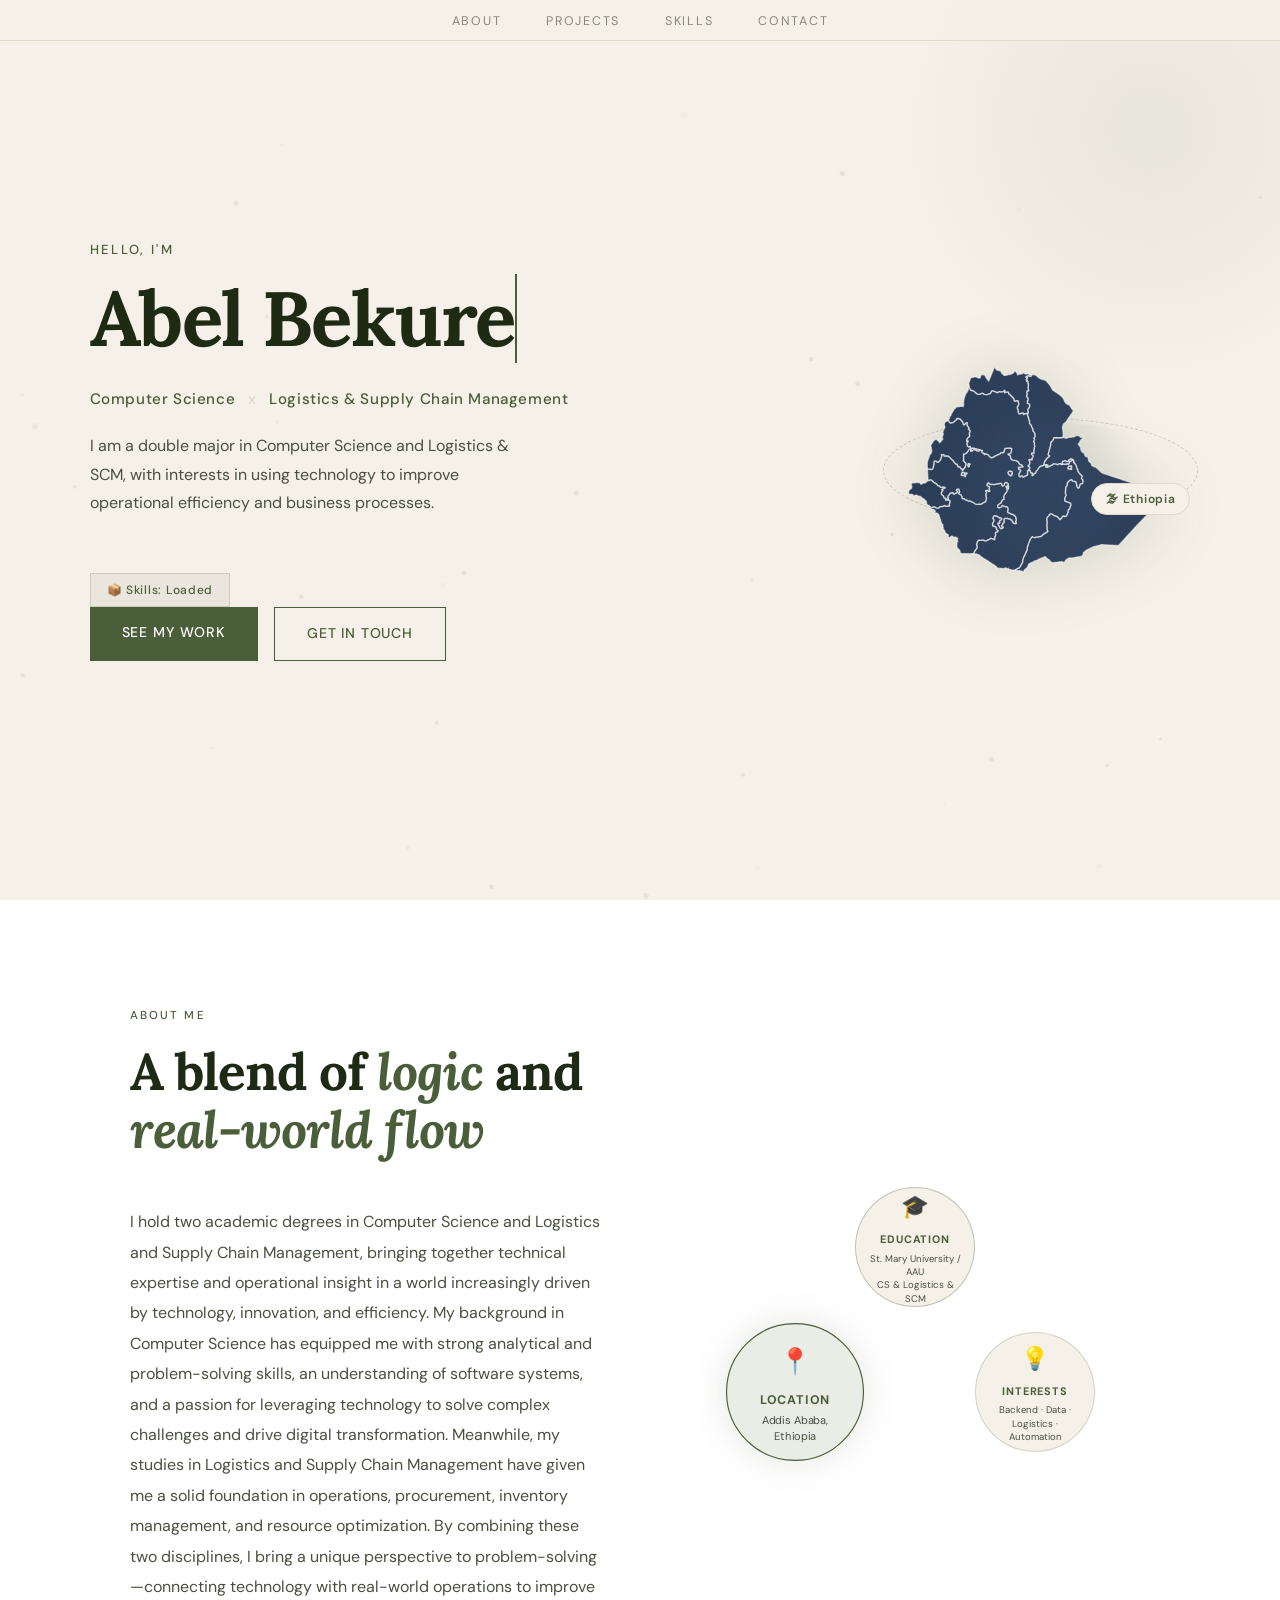
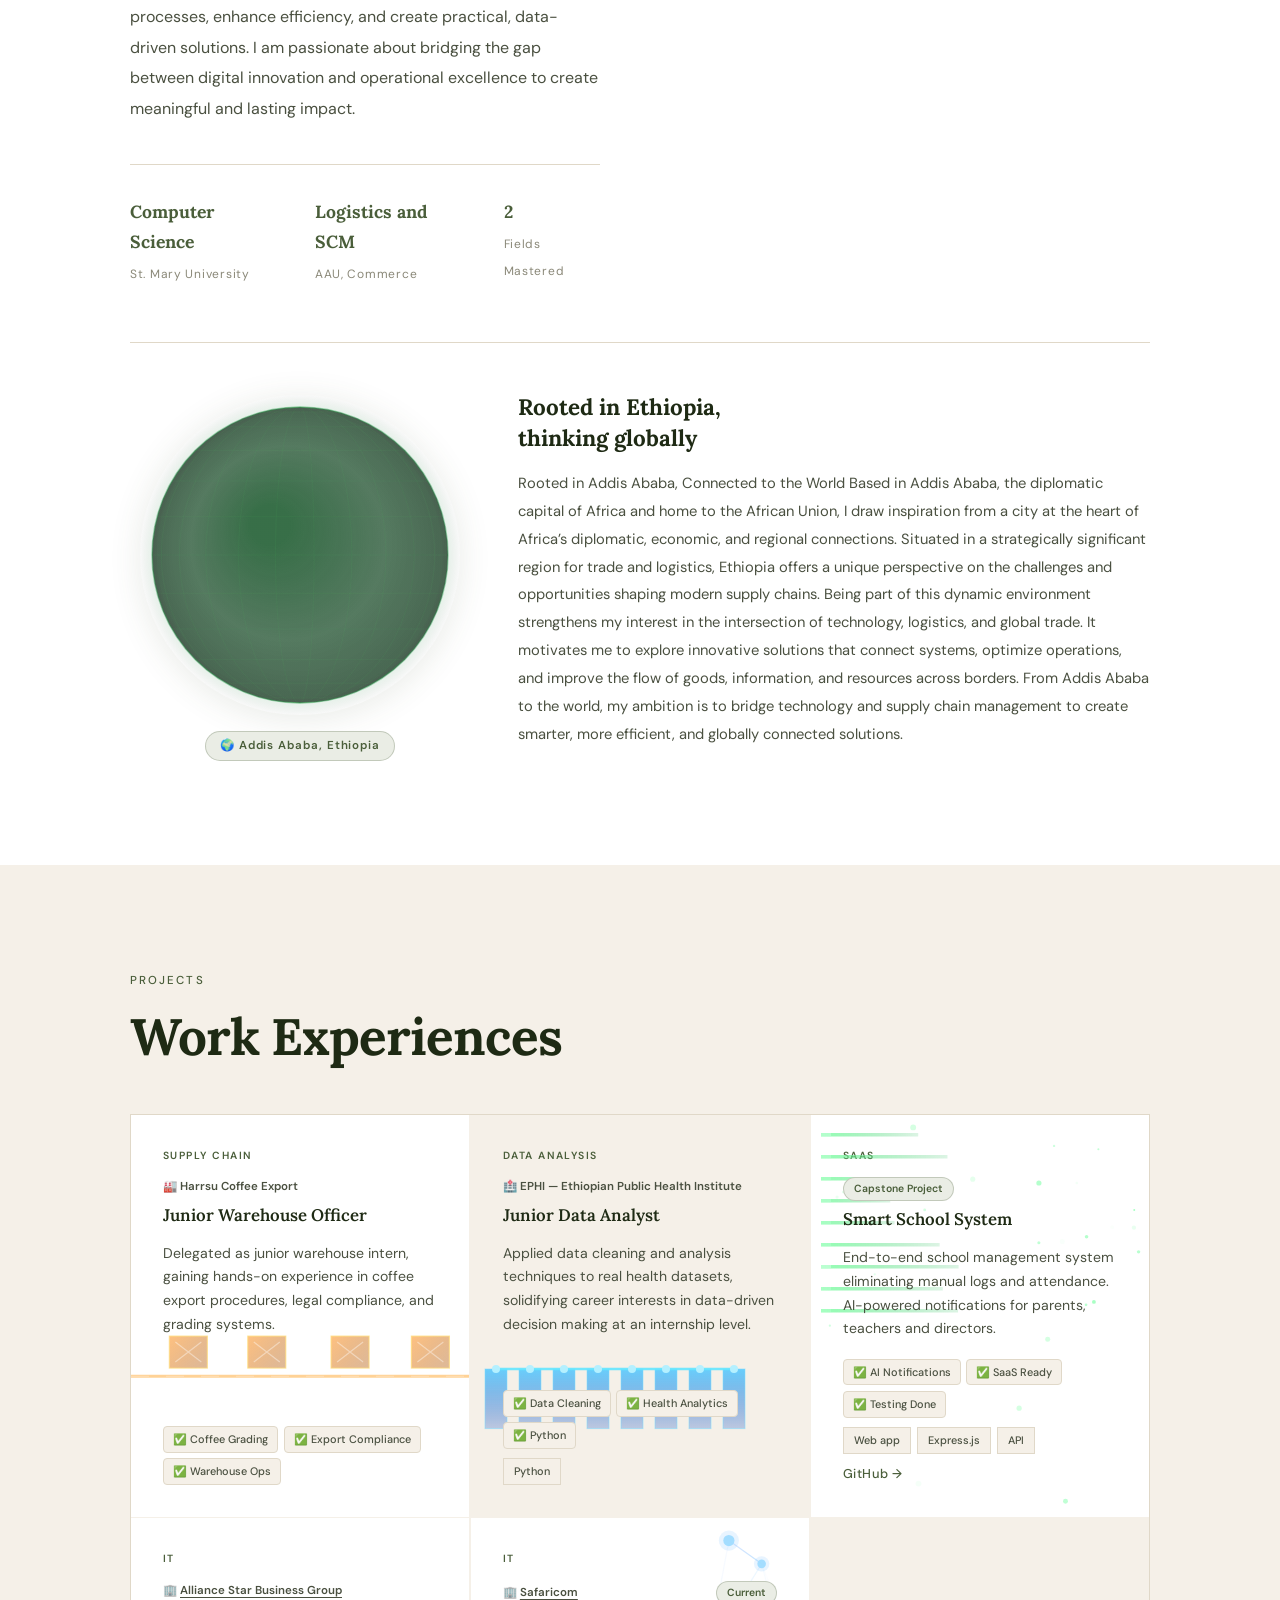
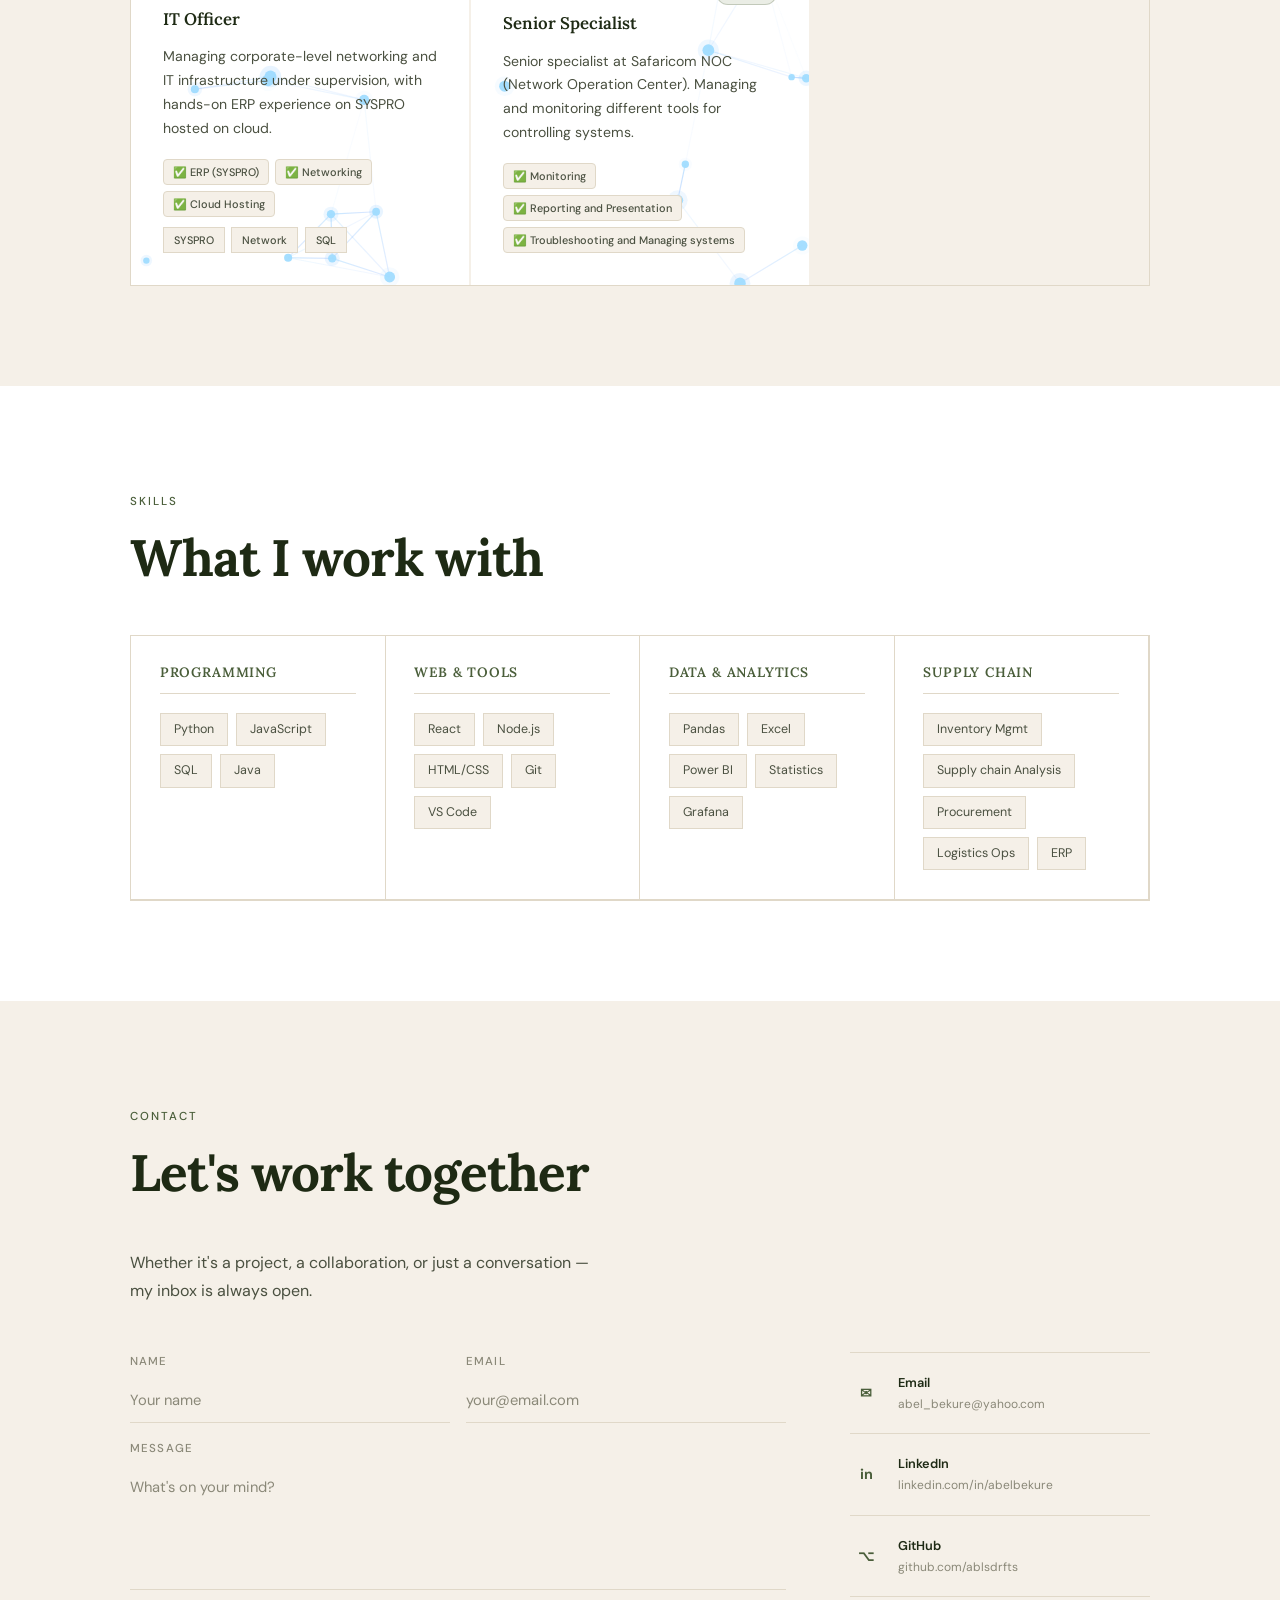
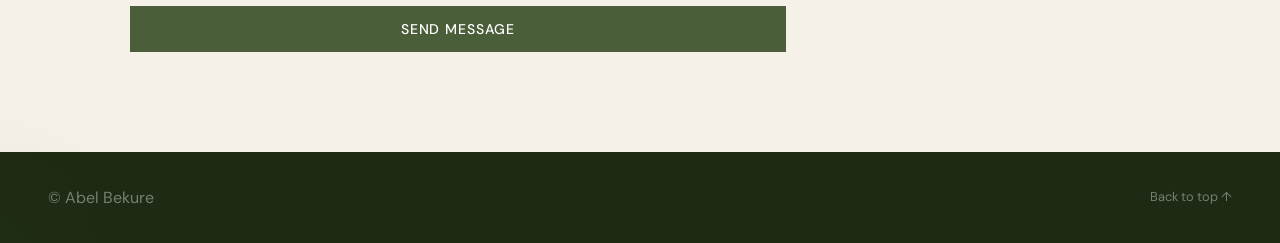
<file: index.html>
<!DOCTYPE html>
<html lang="en">
<head>
  <meta charset="UTF-8" />
  <meta name="viewport" content="width=device-width, initial-scale=1.0" />
  <title>Abel Bekure |  Portfolio</title>
  <link rel="stylesheet" href="styles.css" />
  <link rel="icon" type="image/png" href="a.jpg">
  <link rel="preconnect" href="https://fonts.googleapis.com" />
  <link rel="preconnect" href="https://fonts.gstatic.com" crossorigin />
  <link href="https://fonts.googleapis.com/css2?family=Lora:ital,wght@0,400;0,600;1,400&family=DM+Sans:wght@300;400;500&display=swap" rel="stylesheet" />
  
  <meta name="robots" content="index, follow" />
  <meta property="og:title" content="Abel Bekure | CS & Logistics Portfolio" />
  <meta property="og:description" content="Abel Bekure — Computer Science and Logistics & Supply Chain Management professional based in Addis Ababa, Ethiopia." />
  <meta property="og:url" content="https://ablsdrfts.github.io/portfolio/" />
  <meta property="og:type" content="website" />
  <meta property="og:site_name" content="Abel Bekure" />
</head>
<body>

  <nav class="nav">
    <div></div>
    <ul class="nav__links">
      <li><a href="#about">About</a></li>
      <li><a href="#projects">Projects</a></li>
      <li><a href="#skills">Skills</a></li>
      <li><a href="#contact">Contact</a></li>
    </ul>
    <button class="nav__toggle" aria-label="Toggle menu">
      <span></span><span></span><span></span>
    </button>
  </nav>

  <!-- HERO -->
  <section class="hero" id="top">
    <canvas id="heroParticles"></canvas>
    <div class="hero__content">
      <p class="hero__greeting">Hello, I'm</p>
      <h1 class="hero__name">Abel Bekure</h1>
      <p class="hero__tagline">Computer Science <span class="divider">x</span> Logistics & Supply Chain Management</p>
      <p class="hero__sub">I am a double major in Computer Science and Logistics & SCM, with interests in using technology to improve operational efficiency and business processes.</p>
      <div class="hero__cta">
        <a href="#projects" class="btn btn--primary">See My Work</a>
        <a href="#contact" class="btn btn--ghost">Get In Touch</a>
      </div>
    </div>
    <div class="hero__avatar">
      <div class="avatar-glow-ring"></div>
      <div class="avatar-pulse"></div>
      <div class="avatar-ethiopia-wrap">
        <svg class="avatar-svg" viewBox="0 0 799 621" xmlns="https://www.w3.org/2000/svg" xmlns:xlink="https://www.w3.org/1999/xlink">
          <defs>
            <clipPath id="ethiopiaClip">
              <path d="M494.01,310.19L494.92,309.65L495.36,308.61L495.05,307.64L494.49,306.68L494.16,305.68L494.29,305L494.92,303.85L495.03,303.22L495.05,302.64L495.25,301.25L495.24,300.78L494.43,299.6L493.29,299.71L492.04,300.33L490.86,300.73L489.46,300.36L488.5,299.73L487.61,299.66L486.43,300.97L484.82,303.72L484.29,305.17L484.01,306.79L484.15,307.97L484.96,308.14L486.06,307.91L487.09,307.86L487.56,308.12L488.36,308.89L488.79,309.12L489.52,309.03L490.26,308.69L490.98,308.43L491.69,308.6L493.19,309.93L494.01,310.19z"/>
    <path d="M498.93,281.47L496.88,279.19L494.31,278.22L491.58,278.55L489.08,280.19L482.91,286.41L481.92,286.61L480.52,286.08L476.43,283.84L475,283.44L473.64,283.76L471.08,285.41L470.01,285.38L468.12,285.81L466.93,288.79L466.46,292.42L466.74,294.8L468.4,294.04L469.92,294.14L471.45,294.38L473.11,294.04L473.79,293.97L475.28,294.51L475.99,294.67L476.62,294.61L477.2,294.45L480.23,293.1L481.67,293.14L484.84,294.74L485.76,293.55L487.29,292.35L488.61,291.11L488.84,289.83L487.83,288.18L487.61,287.51L487.88,287.04L488.62,286.53L490.2,285.65L491.5,285.17L494.21,284.94L495.11,284.51L495.92,283.68L497.92,282.04L498.93,281.47z"/>
    <path d="M347.78,620.47L349.48,620.38L350.37,618.98L351.54,615.42L352.91,613.77L356.41,610.57L360.6,606.74L361.62,605.39L362.5,603.75L363.99,599.81L365.03,597.02L366.11,595.7L370.67,593.49L375.26,591.28L380.43,588.78L382.84,587.57L383.08,587.26L383.04,586.93L383.09,586.72L383.61,586.77L383.76,586.86L383.92,586.9L384.07,586.89L389.47,585.01L393.67,583.54L393.96,583.27L394.27,582.41L394.58,582.13L401.46,579.47L407.09,577.31L411.52,575.6L414.88,573.39L416.05,574.94L419.26,577.13L420.57,578.62L421.47,580.27L422.02,580.82L422.99,581.31L425.53,582.18L426.39,582.69L427.78,583.98L431.2,588.78L433.57,590.62L436.15,591.67L438.94,592L444.38,591.69L450.36,591.34L453.03,590.59L454.44,590.51L458.71,589.46L459.56,589.52L460.97,590.1L461.73,590.24L462.5,590.07L464.76,588.78L467.29,589.6L469.64,590.85L472.01,591.31L474.63,589.83L475.34,588.78L476.08,588.18L476.36,587.52L476.31,585.88L476.68,584.84L477.62,584.01L481.39,581.69L484.4,579.29L486.24,578.36L487.97,577.92L492.58,577.88L496.6,577.83L502.87,576.77L511.04,575.37L519.05,574L522.84,573.35L525.07,572.46L527.06,571.15L527.12,571.08L528.69,569.32L529.5,567.6L530.44,563.86L531.16,562.06L531.51,561.49L531.93,560.97L535.93,557.68L540.39,554L546.44,551.12L552.53,548.23L558.52,545.38L562.2,543.63L568.17,542.25L572.22,541.32L577.48,540.11L579.07,539.74L583.72,538.09L585.67,537.62L588.88,537.81L591.64,537.97L594.4,538.13L597.17,538.29L599.92,538.45L602.69,538.61L605.45,538.77L608.21,538.93L610.97,539.09L613.73,539.25L616.5,539.41L619.13,539.57L619.25,539.57L622.02,539.73L624.78,539.89L627.54,540.05L630.3,540.21L633.06,540.37L635.95,540.54L637.49,539.89L641.71,535.33L641.72,535.33L644.75,532L650.47,525.73L656.19,519.46L661.9,513.18L667.62,506.91L668.24,506.23L673.34,500.64L679.05,494.36L684.77,488.08L690.48,481.81L693.73,478.46L696.98,475.11L700.23,471.76L703.48,468.41L706.74,465.05L709.99,461.7L713.23,458.35L716.48,455L718.78,452.77L719.9,451.68L720.99,450.63L723.37,448.31L725.76,445.99L726.85,444.94L729.44,442.43L732.03,439.91L734.61,437.4L737.2,434.89L739.8,432.37L742.38,429.85L744.97,427.34L747.56,424.82L750.14,422.3L752.74,419.78L755.33,417.27L757.91,414.75L760.51,412.23L763.1,409.72L765.69,407.2L768.28,404.68L770.87,402.16L773.46,399.64L775.55,397.6L776.04,397.12L778.63,394.6L781.23,392.08L783.82,389.56L786.4,387.04L788.99,384.52L791.58,382L794.17,379.48L796.77,376.96L799.36,374.44L791.76,374.44L782.03,374.44L775.08,374.44L766.69,374.44L758.4,374.44L750.81,374.44L746.07,374.44L742.95,372.87L739.58,371.74L735.12,370.22L730.64,368.71L726.17,367.19L721.69,365.68L717.22,364.17L712.75,362.65L708.27,361.14L703.8,359.63L699.33,358.12L694.86,356.6L690.39,355.09L685.91,353.57L681.45,352.06L676.97,350.55L672.5,349.03L668.02,347.52L668.02,347.52L663.32,345.96L658.63,344.4L653.93,342.84L649.23,341.29L644.53,339.72L639.84,338.17L635.14,336.61L630.45,335.05L625.75,333.49L621.06,331.93L616.35,330.37L611.66,328.81L606.96,327.25L602.27,325.69L597.57,324.13L592.87,322.57L588.6,321.15L586.51,319.92L582.79,316.52L576.01,310.3L571.26,305.95L567.16,302.19L566.4,301.77L565.54,301.83L564.24,302.33L563.25,302.23L559.15,299.75L556.37,298.08L555.69,297.23L555.46,296.22L555.32,294.41L555,293.44L553.79,290.99L553.3,290.51L552.23,289.79L551.72,289.32L551.36,288.74L550.86,287.56L550.34,287.03L549.9,286.81L548.46,286.44L547.3,285.15L546.58,283.02L545.03,274.4L544.02,272.66L542.02,271.76L539.6,271.33L537.65,270.54L536.17,269.05L535.15,266.54L534.71,264.76L534.03,262.99L533.08,261.39L531.81,260.09L526.7,256.76L525.32,255.08L523.82,251.78L522.82,248.3L522.14,243.36L521.56,241.88L520.74,240.81L517.8,237.93L516.38,235.68L515.31,233.25L515.24,232.1L515.94,231.59L517,231.27L518.04,230.68L518.67,229.78L519.07,228.71L519.58,226.5L520.08,225.19L520.71,224.32L522.62,222.77L523.45,221.88L523.79,221.05L524,220.15L524.42,219.07L525.24,218.21L527.47,217.27L528.37,216.51L528.77,215.59L529.31,213.38L529.98,212.22L529.14,211.93L528.61,212.39L528.08,213.04L527.29,213.33L526.59,213.22L525.27,212.83L523.07,212.61L521.88,212.35L520.98,211.58L519.63,208.62L518.61,208.24L517.34,208.19L513.56,207.29L513.16,207.32L511.11,207.48L506.32,208.94L502.78,211.29L501.63,211.83L500.83,211.79L500,211.51L498.79,211.31L497.05,211.9L496.6,211.95L495.64,211.91L495.19,211.96L493.29,212.82L492.56,213L491.56,212.99L488.82,212.36L485.88,212.68L484.45,213.16L482.8,214.84L481.33,215.21L478.31,215.34L477.95,215.49L477.71,215.76L477.43,215.96L476.96,215.89L476.64,215.63L476.51,215.3L476.32,215.03L470.03,213.74L468.7,213.24L468.31,212.72L468.3,212.73L467.74,212.98L466.84,213.54L465.83,213.94L464.3,214.09L443.04,213.94L441.88,214.32L440.81,215.42L440.38,216.8L440.18,218.28L439.86,219.67L438.35,222.16L434.23,226.22L432.39,228.47L431.91,229.55L431.8,230.58L432.11,232.83L432.08,234.33L424.44,263.8L424.45,265.15L424.91,266.52L425.79,267.3L428.14,268.25L428.63,268.99L427.85,270.19L421.12,276.05L418.2,279.34L413.46,286.7L412.67,288.72L411.7,292.63L411.22,296.38L411.51,296.23L411.72,296.16L411.96,296.16L412.31,296.23L415.28,296.24L417.9,295.72L420.38,295.7L422.92,297.2L423.42,298.3L422.7,299L421.37,299.37L420.04,299.45L417.65,298.93L416.69,299.07L416.49,300.15L416.81,301.51L417.3,302.63L418.09,303.42L419.29,303.8L420.41,303.75L421.73,303.47L424.07,302.64L425.75,301.54L426.31,301.25L426.88,301.13L427.48,301.12L428.06,301.04L428.56,300.76L429.53,299.91L430.57,299.2L431.68,298.61L434.24,297.67L435.47,297.09L436.62,296.37L437.77,295.47L439.19,293.94L439.77,293.56L441.85,293.06L444.13,293.16L448.53,294.03L452.6,295.48L453.75,295.56L454.71,295.06L456.58,293.44L457.65,292.88L458.88,292.58L460.25,292.43L461.44,292.62L462.14,293.36L462.88,294.44L464.04,295L465.39,295.1L466.74,294.8L466.46,292.42L466.93,288.79L468.12,285.81L470.01,285.38L471.08,285.41L473.64,283.76L475,283.44L476.43,283.84L480.52,286.08L481.92,286.61L482.91,286.41L489.08,280.19L491.58,278.55L494.31,278.22L496.88,279.19L498.93,281.47L501.05,282.12L501.72,284.43L501.38,289.72L503.07,290.05L505,292.02L506.72,294.5L510.16,301.4L510.3,301.86L510.39,303.09L510.53,303.93L512.31,309.03L512.91,310.1L513.89,311.08L514.1,311.51L513.99,312.95L514.1,313.91L515.07,316.05L518.34,321.28L522.04,325.36L523.11,326.33L525.45,328.04L526.42,328.98L526.87,331.14L525.16,336.16L525.73,338.58L528.44,341.41L529.03,342.49L529.33,343.81L529.47,345.27L529.42,346.74L528.95,349.36L528.87,350.8L528.55,352.05L527.64,352.77L522.93,353.99L521.81,354.58L520.39,356.63L518.26,364.46L516.37,366.68L514.57,366.31L512.96,364.36L511.68,361.83L510.73,359.01L509.17,350L507.59,347.73L504.55,346.46L498.17,345.24L497.45,344.56L495.36,340.71L491.79,341.68L486.76,345.97L484.55,348.26L482.48,350.9L482.09,352.19L482.4,355.33L482.32,356.75L481.67,358.2L478.69,362.41L477.61,365.03L477.1,368.03L476.37,381.05L476.53,382.41L477.03,383.69L477.98,385.27L478.27,387.62L477.37,390.64L474.93,396.12L474.18,398.32L474.03,399.35L474.1,400.56L474.58,403.42L475,405.02L475.5,405.85L491.81,412.26L492.18,412.68L492.86,416.04L492.61,418.59L491.86,421.02L490.8,422.68L490.59,423.11L490.54,423.72L490.6,424.9L490.5,425.6L490.24,426.19L489.51,427.3L488.87,428.98L488.75,428.95L488.56,429.23L488.2,429.51L487.93,429.92L488.05,430.6L486.27,431.56L485.71,432.34L485.51,433.73L485.39,434.03L484.9,434.98L484.78,435.56L484.98,436.75L484.9,437.29L484.42,437.96L484.97,438.96L484.45,440.2L482.96,442.39L482.05,446.13L481.51,447.15L480.81,448.2L480.65,448.63L480.39,449.12L480,449.69L478.62,451.11L478.24,451.39L477.11,452.01L475.89,452.5L474.64,452.79L473.36,452.83L472.54,451.07L470.46,451.29L468.16,452.61L466.68,454.2L464.87,457.79L464.05,458.77L462.04,460.14L461.21,460.9L460.61,462.12L451.94,453.25L450.86,452.43L449.64,451.78L448.34,451.35L445.66,450.92L439.04,447.41L436.52,445.68L433.97,444.49L431.39,444.62L430.1,445.38L428.98,446.44L426.34,449.99L423.23,453.02L422.38,454.17L420.29,457.93L419.93,459.12L420.37,461.7L420.21,463.92L420.51,465.15L420.94,466.38L421.21,467.5L421.27,468.87L421.21,470.25L421.02,471.62L420.69,472.95L420.31,475.71L421.04,485.91L420.95,490.17L421.08,491.72L421.46,493.16L423.34,497.72L419.46,500.59L411.71,504.9L403.32,512.5L402.36,512.93L400.97,513.18L400.59,513.42L400.13,513.62L397.65,513.62L393.69,514.53L391.48,514.73L389.83,515.09L388.46,515.04L388.01,515.09L385.31,516.05L384.17,516.19L380.33,515.43L378.42,514.64L376.91,513.77L376.1,513.81L374.96,514.66L369.89,521.97L366.63,530.41L364.62,534.35L363.52,538.72L361.95,543.1L360.94,548.94L360.77,552.08L360.44,553.5L352.08,572.91L350.1,575.38L349.75,576.08L348.63,580.78L346.93,585.31L346.68,586.42L346.79,587.48L347.47,589.7L345.93,593.02L338.64,605.49L336.92,607.7L334.84,609.05L330.32,611L325.97,613.37L326.34,613.78L325.72,614.33L330.52,616.54L332.59,616.98L334.62,616.93L336.69,615.74L337.03,615.54L337.73,615.58L337.98,616.14L337.49,617.12L344.14,617.32L345.78,617.87L346.24,618.47L346.53,619.19L346.93,619.91L347.78,620.47z"/>
    <path d="M311.84,316.12L311.41,315.91L311.22,315.15L310.09,316.2L309.81,316.35L309.53,316.18L309.19,315.43L308.92,315.21L308.27,315.26L306.16,315.74L305.45,315.97L304.62,316.71L303.68,318.01L302.9,319.43L302.52,320.56L302.62,320.74L303,321.24L302.89,321.64L303.1,322.03L303.44,322.45L303.72,322.94L304.03,324.1L304.2,324.51L304.58,325.04L305.12,325.55L305.48,325.69L305.82,325.73L306.27,325.93L306.87,326.4L307.35,326.91L308.37,328.2L308.98,328.69L310.06,329.26L311.13,329.4L311.69,328.59L312.08,327.5L312.78,327.39L313.56,327.5L314.22,327.09L314.29,326.28L313.49,324.27L313.33,323.32L314.43,323.65L314.98,323.74L315.56,323.74L315.42,323.09L315.57,322.53L315.82,321.94L315.99,321.21L315.93,320.15L315.65,319.2L314.32,316.18L313.18,316.06L311.84,316.12z"/>
    <path d="M176.79,323.88L177.41,323.69L178.02,323.41L178.54,323.02L178.92,322.51L178.11,322.09L177.12,320.92L176.49,320.53L174.17,321.78L173.84,322.1L173.7,322.42L173.8,322.74L174.14,323.06L174.9,323.47L175.34,323.84L175.83,324.02L176.79,323.88zM166.72,319.06L164.47,318.47L163.65,318.52L163.27,319.08L163.19,319.98L163.2,320.96L163.11,321.77L162.79,322.31L161.87,323.38L161.54,324.06L161.51,324.7L161.77,326.03L161.73,326.68L161.68,326.81L161.62,326.9L161.45,327.11L161.69,327.68L162.06,328.11L162.55,328.41L163.13,328.62L163.24,328.34L163.55,328.24L164.55,328.26L164.81,328.23L165.39,328.1L165.62,328.1L165.87,328.23L166.2,328.71L166.37,328.83L167.53,328.8L168.29,328.34L169.62,326.95L170.11,327.74L171.44,328.79L171.97,329.46L172.06,329.91L171.97,330.31L171.97,330.75L172.3,331.3L172.67,331.56L173.14,331.73L174.13,331.86L174.01,331.25L173.77,330.7L173.15,329.75L173.9,329.39L173.91,328.67L173.42,327.96L172.64,327.64L172.5,326.49L172.58,324.83L172.85,323.22L173.25,322.2L172.63,322.44L171.93,322.43L171.24,322.14L170.63,321.53L170.22,320.89L170.22,320.63L170.52,320.39L171.02,319.82L170.82,319.74L170.68,319.64L170.51,319.49L169.69,319.29L168.94,319.04L168.25,318.94L167.64,319.21L166.72,319.06zM184.62,298.4L184.45,297.22L185,296.17L187.14,295.23L187.55,294.8L187.56,294.16L187.29,293.72L185.53,292.42L184.59,292.18L183.63,292.4L182.58,293.1L181.92,293.87L181.62,294.68L181.06,296.75L182.31,301.02L182.95,302.06L182.98,302.06L183.14,302.03L183.36,300.89L184.03,300.57L185.81,300.91L184.62,298.4zM148.55,155.71L148.21,155.96L146.75,159.51L145.91,160.7L139.17,166.03L137.87,167.38L136.76,168.29L135.66,168.45L134.18,168.32L132.65,168.57L129.67,169.54L128.52,169.54L127.28,168.9L125.92,167.74L124.44,166.15L122.4,161.28L120.99,160.07L120.96,161.06L120.85,161.6L119.24,163.41L115.67,164.79L114.51,165.24L112.45,166.59L111.63,167.64L110.91,168.89L110.33,170.22L109.95,171.52L109.92,172.62L110.32,174.68L110.22,176.9L110.61,178.02L111.72,180.24L111.85,181.25L111.65,182.33L104.94,197.23L104.79,198.4L105.3,199.87L106.24,200.92L106.91,202.03L106.71,203.72L103.19,214.11L103.15,214.71L103.66,215.41L105.24,216.58L105.54,217.39L105.13,219.25L104.23,220.55L101.35,222.76L100.38,223.68L100.16,224.33L100.16,224.98L99.84,225.95L99.15,226.85L98.57,226.92L97.92,226.73L97.02,226.82L96.37,227.4L95.66,229.07L95.23,229.5L94.67,229.29L94.59,228.5L94.81,226.87L94.47,226.05L93.77,225.43L92.2,224.41L85.75,218.7L85.1,218.44L84.2,218.79L77.77,223.24L76.85,224.05L76.01,225.18L73.95,229.2L69.37,235.72L68.95,237.64L69.19,239.88L71.78,251.8L71.84,254.25L71.39,256.54L71.22,256.85L70.7,257.38L70.55,257.67L70.54,258.28L70.73,259.6L70.64,260.2L69.44,262.01L66.3,264.94L59.71,283.67L58.04,291.7L58.24,295.83L58.9,309.3L61.37,309.34L71.35,310.21L72.82,310.04L73.85,309.38L74.61,308.38L75.19,307.46L75.65,306.47L76.06,305.22L78.13,295.83L79.2,285.86L80.54,285.08L81.71,285.05L83.69,284.7L84.64,284.89L85.91,285.74L88.34,287.9L89.73,288.66L91.39,288.44L97.37,281.95L99.43,278.14L102.53,268.35L102.09,267.51L101.35,266.7L100.81,265.43L101.1,264.96L107.89,265.46L108.79,265.74L109.08,266.32L108.97,267.67L109.06,268.99L109.64,269.87L111.04,269.91L115.19,269.33L116.94,269.4L119.44,269.76L120.44,269.79L121.5,269.97L122.64,270.55L124.62,272.09L135.36,282.84L142.61,291.72L145.25,294.38L147.48,294.03L148.19,294.05L148.94,295.05L149.98,297.36L150.12,298.03L150.06,301.02L150.61,301.69L151.27,302.02L151.92,302.12L153.47,302.02L155.55,302.15L156.59,302.09L157.14,302.31L157.54,303.02L157.95,304.06L159.88,307.44L160.42,308.11L161.02,308.19L162.72,308L163.55,309.02L164.32,312.39L165.52,312.89L173.29,302.69L174.77,298.34L175.43,294.46L175.09,291.5L173.53,289.89L172.62,289.32L169.01,285.08L167.35,283.64L167.43,283.36L168.45,282.56L168.92,281.67L168.86,280.6L168.29,279.27L167.98,278.17L168.31,273.08L167.87,263.56L168.48,263.54L169.44,264.23L170.48,264.2L171.52,263.77L173.65,262.59L178.39,259.16L180.13,257.14L182.99,252.53L183.78,251.53L185.74,249.44L186.75,248.65L187.81,248.19L191.14,247.83L191.44,248.05L189.63,253.32L189.47,253.96L189.72,254.25L190.7,254.56L191.58,254.97L192.5,255.22L193.63,255.02L194.8,252.57L195.5,252L200.2,249.66L201.13,249.69L203.44,251.12L206.33,252.32L207.47,253.21L213,254.9L213.98,255.01L214.67,254.66L215.2,253.91L215.73,252.91L216.11,251.82L216.79,249.96L209.12,248.48L206.94,247.7L205.86,247.46L203.37,247.31L202.81,247.16L202.31,246.9L201.97,246.56L201.69,246.21L201.37,245.96L200.9,245.93L199.61,246.31L199.11,246.34L193.03,245.78L190.58,245.81L189.52,245.41L188.8,244.37L188.72,243.42L188.88,242.45L188.87,241.54L188.31,240.75L187.7,240.51L187.12,240.61L184.49,241.87L183.22,241.77L181.93,240.94L180.76,239.59L179.7,237.84L178.9,235.54L178.51,232.54L181.98,224.58L181.26,223.66L180.06,223.64L179.05,224.01L178.28,224.75L177.81,225.85L177.65,225.91L177.54,224.94L177.53,223.4L177.67,221.77L178.99,218.72L178.97,218L179.12,217.14L179.8,216.02L180.7,214.89L181.55,214.01L184.29,211.88L185.78,210.3L187.09,207.93L185.5,204.5L185.7,203.83L186.13,202.87L186.03,201.75L185.74,200.62L185.62,199.65L186.13,198.42L187.1,197.13L187.94,195.52L188.07,193.37L184.83,190.05L183.93,189.49L182.67,188.4L183.11,187.27L184.18,186.21L184.81,185.31L184.71,184.89L181.62,180.11L179.82,178.28L179.2,177.26L178.96,172.42L179.22,168.8L178.84,168.21L177.61,168.64L175.55,170.13L173.43,171.96L171.19,174.37L170.19,174.99L169.12,175.14L168.05,174.63L167.27,172.18L166.88,169.43L166.33,168.13L165.01,166.59L163.17,163.49L162.93,163.16L160.67,161.28L160.02,160.54L159.33,159.09L158.87,158.46L157.55,157.7L157.31,157.45L156.44,157.22L154.96,157.21L153.59,157.03L153.07,156.28L152.91,155.99L152.39,155.91L150.77,155.91L148.55,155.71z"/>
    <path d="M305.11,263.48L307.15,263.01L310.66,261.11L311.36,260.33L313.63,249.46L313.7,247.49L312.76,246.71L306.59,245.65L294.15,246.26L293.62,246.69L293.35,247.2L291.93,253.04L291.6,253.66L291.12,254.06L290.63,254.25L290.34,254.56L290.39,255.33L290.73,256.45L290.8,257.01L290.69,257.61L289.93,258.66L288.74,259.25L287.38,259.48L286.11,259.45L284.75,259.09L284.22,259.08L283.69,259.19L282.25,259.73L280.74,260.04L280.28,260.33L280.11,260.56L279.72,261.58L279.62,261.74L278.28,263.07L277.86,263.35L277.36,263.59L274.17,264.42L266.62,267.99L264.14,269.76L263.64,269.96L262.67,270.02L262.16,270.11L261.77,270.32L261.47,270.64L260.98,271.36L260.53,271.84L256.75,273.96L256.25,274.09L255.82,274.03L255.41,273.91L254.94,273.83L254.14,274.01L252.63,274.81L251.78,274.85L246.8,271.12L245.99,270.17L245.73,269.5L244.46,268.06L243.39,266.56L242.64,265.99L237.55,263.73L235.76,263.18L233.92,262.97L233.13,263.26L232.87,263.94L232.68,264.73L232.1,265.35L231.54,265.42L231.09,265.17L230.74,264.72L230.48,264.22L230.29,263.61L230.27,262.42L230.18,261.78L229.74,261.23L228.92,260.83L228.02,260.61L227.31,260.58L226.67,260.72L226.36,260.75L226.02,260.67L225.52,260.39L224.24,259.07L223.54,257.24L224.17,255.59L224.97,254.06L224.79,252.58L223.97,252.19L220.39,252.18L219.35,251.81L218.35,251.23L216.79,249.96L216.11,251.82L215.73,252.91L215.2,253.91L214.67,254.66L213.98,255.01L213,254.9L207.47,253.21L206.33,252.32L203.44,251.12L201.13,249.69L200.2,249.66L195.5,252L194.8,252.57L193.63,255.02L192.5,255.22L191.58,254.97L190.7,254.56L189.72,254.25L189.47,253.96L189.63,253.32L191.44,248.05L191.14,247.83L187.81,248.19L186.75,248.65L185.74,249.44L183.78,251.53L182.99,252.53L180.13,257.14L178.39,259.16L173.65,262.59L171.52,263.77L170.48,264.2L169.44,264.23L168.48,263.54L167.87,263.56L168.31,273.08L167.98,278.17L168.29,279.27L168.86,280.6L168.92,281.67L168.45,282.56L167.43,283.36L167.35,283.64L169.01,285.08L172.62,289.32L173.53,289.89L175.09,291.5L175.43,294.46L174.77,298.34L173.29,302.69L165.52,312.89L164.32,312.39L163.55,309.02L162.72,308L161.02,308.19L160.42,308.11L159.88,307.44L157.95,304.06L157.54,303.02L157.14,302.31L156.59,302.09L155.55,302.15L153.47,302.02L151.92,302.12L151.27,302.02L150.61,301.69L150.06,301.02L150.12,298.03L149.98,297.36L148.94,295.05L148.19,294.05L147.48,294.03L145.25,294.38L142.61,291.72L135.36,282.84L124.62,272.09L122.64,270.55L121.5,269.97L120.44,269.79L119.44,269.76L116.94,269.4L115.19,269.33L111.04,269.91L109.64,269.87L109.06,268.99L108.97,267.67L109.08,266.32L108.79,265.74L107.89,265.46L101.1,264.96L100.81,265.43L101.35,266.7L102.09,267.51L102.53,268.35L99.43,278.14L97.37,281.95L91.39,288.44L89.73,288.66L88.34,287.9L85.91,285.74L84.64,284.89L83.69,284.7L81.71,285.05L80.54,285.08L79.2,285.86L78.13,295.83L76.06,305.22L75.65,306.47L75.19,307.46L74.61,308.38L73.85,309.38L72.82,310.04L71.35,310.21L61.37,309.34L58.9,309.3L59.67,324.91L60.43,340.51L60.19,341.86L61.47,342.54L62.45,343.51L63.07,343.97L63.73,343.82L66.24,341.96L67.53,341.53L68.9,341.66L70.54,342.36L73.24,344.22L77.91,348.73L80.51,350.78L85.87,353.48L87.42,354.79L89.33,357.59L90.41,358.73L92.03,359.44L95.18,360.09L96.17,360.85L97.06,362.52L98.08,363.92L99.5,364.5L101.16,364.52L105.04,363.92L108.08,363.78L110.95,364.15L112.57,365.34L112.17,366.11L110.81,366.75L108.12,367.65L104.89,369.46L102.51,370.5L102.03,371.15L102.49,371.75L105.12,372.57L105.4,373.14L105.12,373.84L101.75,378.63L100.86,380.85L100.9,383.38L102.01,385.69L103.7,387.35L105.62,388.82L107.41,390.57L107.93,391.73L108.27,394.28L108.72,395.37L109.52,396.01L114.89,397.92L115.59,398.58L115.15,399.47L114.42,400.14L113.58,401.13L113.3,402.04L114.27,402.45L115.87,402.5L116.62,402.65L117.9,403.2L118.24,403.1L118.57,402.81L119.09,402.47L120.15,401.9L121.22,401.13L121.9,400.16L121.8,399.01L120.79,394.24L120.68,391.64L121.44,390.14L122.34,389.41L123.72,387.51L125.91,386.1L126.12,385.07L126.17,383.91L126.77,382.76L127.07,382.62L128.02,382.64L128.63,382.5L129.92,381.65L130.19,381.41L131.1,380.79L131.89,380.76L132.75,380.83L133.88,380.49L136.17,380.56L136.77,381.78L137.06,382.85L137.62,383.72L139.05,384.33L140.22,384.29L141.37,383.79L143.44,382.44L144.14,382.09L145.2,381.7L146.92,381.41L147.31,381.27L148.14,380.7L149.22,379.72L150.16,378.62L150.54,377.69L150.17,376.88L149.34,376.09L147.52,374.83L146.57,373.78L146.6,372.79L147.8,370.9L148.61,370.07L149.73,369.7L150.99,369.65L152.23,369.78L153.42,370.08L154.12,370.61L154.54,371.45L156,376.5L156.03,377.79L155.65,378.99L155,380.01L153.48,381.94L153.53,382.93L154.52,383.92L157.8,385.95L159.59,386.76L160.38,387.26L161.04,388.01L162.28,390.66L163.5,392.58L163.57,393.4L163.31,394.86L163.18,396.3L163.55,397.33L164.49,397.93L168.64,398.54L170.7,399.8L172.67,401.32L174.99,402.52L178.21,403.71L179.42,403.9L179.84,404.03L180.8,404.67L181.51,405.02L183.47,405.61L183.95,405.65L186.26,405.62L187.28,405.78L188.47,406.15L192.63,407.94L193.66,407.94L202.81,414.05L205.12,415.05L207.56,415.69L209.99,415.96L211.95,415.81L215.8,415.1L220.04,415.37L221.75,415.08L223.31,414.21L226.8,411.49L232.11,409.05L233.86,407.97L234.52,408.19L234.67,407.95L235.37,406.29L235.61,403.83L235.9,402.76L236.19,402.38L237.63,396.74L237.59,396.07L236.32,391.92L235.9,389.86L235.94,384.39L236.07,383.36L236.4,382.38L237.37,380.49L237.64,379.55L237.27,378.04L235.35,375.92L235.35,374.43L238.61,373.52L240.3,373.29L241.67,373.91L242.75,376.1L243.54,376.67L244.63,376.83L245.72,376.59L247.19,376.16L247.34,375.57L247.32,374.74L247.01,373.77L246.09,372.09L245.88,371.04L245.95,367.18L246.56,362.53L246.54,361.89L246.05,361.6L242.07,360.59L241.22,360.24L240.37,359.63L239.95,359.22L239.78,358.94L239.52,358L239.22,357.51L239.45,355.97L240.39,353.62L241.02,352.62L241.89,351.71L242.96,351.14L244.21,351.19L245.22,352.14L245.91,353.55L246.65,354.65L247.82,354.62L251.36,355.07L252.4,355.67L253.16,355.64L253.97,355.4L255.16,355.34L258.75,356.12L260.13,356.08L270.16,353.58L277.43,352.66L280.39,351.94L281.46,352.18L282.37,352.79L283.17,353.6L283.39,353.92L283.57,354.32L283.9,355.48L284.13,357.71L284.92,359.72L286.87,360.06L289.09,359.3L290.7,357.99L291.14,357.07L291.8,353.61L291.93,353.2L292.16,352.76L292.97,351.66L294.14,350.38L294.48,350.2L295.5,349.88L296.69,349.63L297.83,349.74L298.71,350.5L302.05,352.16L302.72,353.17L303.17,354.36L303.34,355.61L302.77,358.23L302.96,359.16L303.68,359.9L304.9,360.75L304.01,364.37L304,365.61L304.16,366.89L304.15,368.12L303.64,369.23L302.29,367.74L301.69,366.92L301.27,366.05L300.26,361.69L299.79,360.63L296.66,361.66L297.04,362.81L298.66,365.11L299.09,366.43L299.23,367.2L299.81,369.08L300.57,373.16L300.42,373.75L299.96,374.73L299.2,376.92L297.49,379.82L295.12,382.71L293.96,384.86L292.05,386.77L291.55,387.75L291.2,388.83L290.31,390.85L290.12,391.76L289.97,394.33L290.5,398.37L290.52,399.68L290.02,400.42L289.12,400.85L287.95,401.23L286.59,401.82L285.87,402.47L285.47,403.34L285.07,404.57L284.45,405.68L282.98,407.38L282.5,408.48L282,410.7L281.45,411.43L274.15,416.05L272.66,417.32L271.86,418.95L271.5,420.83L271.32,422.84L271.59,423.87L272.5,424.81L273.95,425.57L275.81,426.04L280.69,424.96L281.56,424.3L283.7,421.78L284.16,420.94L285.26,419.33L286.62,419.75L288.31,420.84L290.35,421.23L291.85,421.65L293.58,422.74L295.4,423.43L297.16,422.66L298.56,422.41L300.24,423.79L301.87,426.3L303.08,429.43L301.56,437.52L301.72,439.4L302.14,440L302.97,440.7L303.98,441.3L305.77,441.88L312.74,445.45L313.63,445.63L316.19,445.83L317.56,446.19L318.38,446.86L318.96,447.6L321.04,448.97L324.99,452.61L325.85,453.57L326.17,454.58L326.47,456.98L327.76,461.8L327.75,464.22L327.2,465.41L326.4,466.43L325.83,467.46L325.94,468.68L326.82,471L327.33,472.04L328.09,472.97L322.86,473.69L320.55,473.49L317.98,471.26L317.98,470.91L317.62,469.67L316.62,468.06L315.06,465.29L313.82,463.78L313.54,463.26L309.52,461.39L309.06,460.9L308.5,459.91L308.37,459.55L306.45,459.79L304.97,459.75L304.63,459.69L300.57,458.49L298.45,458.11L296.29,458.02L293.62,458.46L291.75,459.53L290.66,461.35L290.33,464.02L290.99,468.58L290.87,470.15L290.26,470.92L289.29,471.48L288.1,472.39L287.46,473.35L286.8,475.54L285.03,478.8L284.34,479.78L283.42,480.6L283.26,481L283.58,481.59L284.99,483.01L288.13,484.77L288.69,485.38L288.51,486.01L284.64,488.56L283.54,488.74L282.42,488.8L281.28,489.06L280.1,488.87L279.06,487.5L272.52,475.99L272.28,474.9L272.34,473.39L272.76,472.24L273.58,472.2L274.71,472.82L275.91,472.99L277.02,472.56L277.9,471.36L278.03,470.05L277.04,468.03L277.16,466.9L277.99,464.9L278.62,464.11L282.06,462.83L283.41,460.87L283.3,458.64L281.36,456.89L280.42,456.66L279.38,456.7L278.29,456.91L277.18,457.23L276.54,457.11L275.19,455.55L274.16,454.61L271.94,453.27L271.37,453.06L270.38,452.47L269.6,451.57L268.76,450.83L267.6,450.68L266.29,451.13L265.61,451.23L263.91,451.15L263.59,450.96L262.41,449.95L261.46,449.99L260.56,450.83L258.07,454.35L257.09,456.62L257.19,458.86L258.96,460.97L260.01,462.97L259.79,465.77L258.88,468.56L257.86,470.59L256.39,472.67L255.89,473.79L255.78,475.1L256.38,479.04L256.29,480.42L256.65,481.16L257.87,481.53L259.6,481.88L264.96,484.11L266.1,484.73L266.58,485.62L266.87,486.92L267.92,489.21L268.46,491.72L269.01,492.87L269.89,493.73L271.14,494.15L272.13,494.78L272.5,496.05L272.28,497.39L271.5,498.25L268.12,499.98L265.51,500.45L264.63,501.09L264.28,502.06L265.1,505.76L265.08,508.54L264.55,511.28L263.59,513.59L262.89,514.86L262.53,515.88L262.46,516.97L262.75,519.55L262.68,520.76L262.31,521.82L261.52,522.52L260.26,522.58L259.17,521.94L258.17,521.07L257.19,520.45L254.64,519.75L252.08,518.71L250.87,518.42L249.77,518.66L248.87,519.34L248.23,520.31L247.51,521.01L246.27,521.6L243.88,522.45L238.62,525.24L235.83,526.32L233.02,526.49L231.75,526.05L229.55,524.76L228.17,524.39L226.53,524.22L225.72,524.25L220.64,524.99L219.35,524.99L215.32,524.37L214.03,524.5L212.81,525.2L211.23,527.12L210.11,529.39L207.63,537.35L207.6,538.55L207.96,539.92L209.13,542.51L209.48,543.92L209.14,547.02L207.75,549.81L203.89,554.72L201.37,558.66L200.38,560.8L199.62,562.99L199.44,563.33L199.13,563.64L198.1,564.32L196.25,564.98L195.62,565.57L195.75,565.6L206.02,565.52L209.2,566.4L212.99,568.31L215.16,568.81L215.68,569.2L216.52,570.62L216.91,570.88L217.98,570.8L218.37,570.92L218.73,571.4L218.93,571.92L219.21,573.1L219.38,573.39L219.66,573.45L219.98,573.45L220.29,573.53L223.18,575.39L228.37,578.73L233.56,582.08L239.64,585.99L243.96,588.78L248.84,591.93L254.35,595.47L259.42,598.74L264.73,602.16L266.37,603.22L267.36,604.21L268.72,606.39L269.54,607.36L270.22,607.74L271.81,608.23L273.04,609.3L273.69,609.41L275.37,608.99L277.04,608.86L282.7,609.5L288.39,610.14L291.38,609.88L294.09,608.69L294.16,608.39L294.11,607.91L294.22,607.47L294.74,607.26L295.02,607.38L296.02,608.22L296.45,608.73L296.56,609.15L296.77,609.46L297.51,609.65L298.21,609.73L298.5,609.69L299.25,609.39L299.35,609.57L299.41,609.86L299.69,610.04L302.8,610.27L302.79,609.9L302.86,609.15L302.84,608.8L304.28,610.7L305.11,611.55L306.09,612.09L311.35,613.51L315.32,614.59L316.7,614.56L318.94,614.13L319.83,614.25L320.63,614.55L321.46,614.54L324.52,613.89L325.03,614.02L325.72,614.33L326.34,613.78L325.97,613.37L330.32,611L334.84,609.05L336.92,607.7L338.64,605.49L345.93,593.02L347.47,589.7L346.79,587.48L346.68,586.42L346.93,585.31L348.63,580.78L349.75,576.08L350.1,575.38L352.08,572.91L360.44,553.5L360.77,552.08L360.94,548.94L361.95,543.1L363.52,538.72L364.62,534.35L366.63,530.41L369.89,521.97L374.96,514.66L376.1,513.81L376.91,513.77L378.42,514.64L380.33,515.43L384.17,516.19L385.31,516.05L388.01,515.09L388.46,515.04L389.83,515.09L391.48,514.73L393.69,514.53L397.65,513.62L400.13,513.62L400.59,513.42L400.97,513.18L402.36,512.93L403.32,512.5L411.71,504.9L419.46,500.59L423.34,497.72L421.46,493.16L421.08,491.72L420.95,490.17L421.04,485.91L420.31,475.71L420.69,472.95L421.02,471.62L421.21,470.25L421.27,468.87L421.21,467.5L420.94,466.38L420.51,465.15L420.21,463.92L420.37,461.7L419.93,459.12L420.29,457.93L422.38,454.17L423.23,453.02L426.34,449.99L428.98,446.44L430.1,445.38L431.39,444.62L433.97,444.49L436.52,445.68L439.04,447.41L445.66,450.92L448.34,451.35L449.64,451.78L450.86,452.43L451.94,453.25L460.61,462.12L461.21,460.9L462.04,460.14L464.05,458.77L464.87,457.79L466.68,454.2L468.16,452.61L470.46,451.29L472.54,451.07L473.36,452.83L474.64,452.79L475.89,452.5L477.11,452.01L478.24,451.39L478.62,451.11L480,449.69L480.39,449.12L480.65,448.63L480.81,448.2L481.51,447.15L482.05,446.13L482.96,442.39L484.45,440.2L484.97,438.96L484.42,437.96L484.9,437.29L484.98,436.75L484.78,435.56L484.9,434.98L485.39,434.03L485.51,433.73L485.71,432.34L486.27,431.56L488.05,430.6L487.93,429.92L488.2,429.51L488.56,429.23L488.75,428.95L488.87,428.98L489.51,427.3L490.24,426.19L490.5,425.6L490.6,424.9L490.54,423.72L490.59,423.11L490.8,422.68L491.86,421.02L492.61,418.59L492.86,416.04L492.18,412.68L491.81,412.26L475.5,405.85L475,405.02L474.58,403.42L474.1,400.56L474.03,399.35L474.18,398.32L474.93,396.12L477.37,390.64L478.27,387.62L477.98,385.27L477.03,383.69L476.53,382.41L476.37,381.05L477.1,368.03L477.61,365.03L478.69,362.41L481.67,358.2L482.32,356.75L482.4,355.33L482.09,352.19L482.48,350.9L484.55,348.26L486.76,345.97L491.79,341.68L495.36,340.71L497.45,344.56L498.17,345.24L504.55,346.46L507.59,347.73L509.17,350L510.73,359.01L511.68,361.83L512.96,364.36L514.57,366.31L516.37,366.68L518.26,364.46L520.39,356.63L521.81,354.58L522.93,353.99L527.64,352.77L528.55,352.05L528.87,350.8L528.95,349.36L529.42,346.74L529.47,345.27L529.33,343.81L529.03,342.49L528.44,341.41L525.73,338.58L525.16,336.16L526.87,331.14L526.42,328.98L525.45,328.04L523.11,326.33L522.04,325.36L518.34,321.28L515.07,316.05L514.1,313.91L513.99,312.95L514.1,311.51L513.89,311.08L512.91,310.1L512.31,309.03L510.53,303.93L510.39,303.09L510.3,301.86L510.16,301.4L506.72,294.5L505,292.02L503.07,290.05L501.38,289.72L501.72,284.43L501.05,282.12L498.93,281.47L497.92,282.04L495.92,283.68L495.11,284.51L494.21,284.94L491.5,285.17L490.2,285.65L488.62,286.53L487.88,287.04L487.61,287.51L487.83,288.18L488.84,289.83L488.61,291.11L487.29,292.35L485.76,293.55L484.84,294.74L481.67,293.14L480.23,293.1L477.2,294.45L476.62,294.61L475.99,294.67L475.28,294.51L473.79,293.97L473.11,294.04L471.45,294.38L469.92,294.14L468.4,294.04L466.74,294.8L465.39,295.1L464.04,295L462.88,294.44L462.14,293.36L461.44,292.62L460.25,292.43L458.88,292.58L457.65,292.88L456.58,293.44L454.71,295.06L453.75,295.56L452.6,295.48L448.53,294.03L444.13,293.16L441.85,293.06L439.77,293.56L439.19,293.94L437.77,295.47L436.62,296.37L435.47,297.09L434.24,297.67L431.68,298.61L430.57,299.2L429.53,299.91L428.56,300.76L428.06,301.04L427.48,301.12L426.88,301.13L426.31,301.25L425.75,301.54L424.07,302.64L421.73,303.47L420.41,303.75L419.29,303.8L418.09,303.42L417.3,302.63L416.81,301.51L416.49,300.15L416.69,299.07L417.65,298.93L420.04,299.45L421.37,299.37L422.7,299L423.42,298.3L422.92,297.2L420.38,295.7L417.9,295.72L415.28,296.24L412.31,296.23L411.96,296.16L411.72,296.16L411.51,296.23L411.22,296.38L409.84,297.81L408.38,298.64L406.71,299.07L402.31,299.73L400.48,300.58L398.89,301.87L397.19,303.61L395.78,305.39L392.16,311.29L391.44,312.2L388.08,315.53L387.68,316.28L387.52,317.14L387.42,318.34L386.8,320.03L385.63,321.1L384.2,321.98L382.44,322.12L380.58,325.53L379.52,326.59L376.26,328.85L375.59,328.65L375.28,327.45L376.56,323.88L376.54,321.53L375.56,320.45L373.82,320.13L371.52,320.06L371.7,319.05L371.43,318.44L370.96,317.96L370.49,317.33L370.22,316.35L369.84,313.98L369.46,313.14L368.36,312.55L366.93,312.53L364.1,312.87L361.73,314.79L361.87,325.76L361.33,327.31L359.68,328.37L354.21,330.34L352.36,331.42L349.82,333.26L348.7,333.53L347.35,332.77L345.44,329.84L343.82,329.27L343.02,329.56L340.26,332.28L339.12,332.39L338.17,332.15L337.48,331.67L337.11,331.07L335.76,328.15L335.68,327.25L335.78,326.23L335.62,323.14L340.23,315.66L340.85,313.89L340.7,312.29L339.6,311.47L336.75,310.9L335.68,309.97L334.91,308.2L334.45,306.22L334.3,304.69L334.64,304.23L335.52,304.16L336.77,304.24L341.37,303.9L342.04,303.61L344.66,301.69L346.03,301.45L347.9,302.12L347.99,302.08L344.84,298.83L344.5,298.35L344.71,297.04L343.58,296.4L342.01,296.1L340.78,296.17L338.82,295.78L337.11,293.49L335.21,290.08L332.64,286.3L326.46,283.59L316.73,281.61L313.33,279.92L311.59,277.77L310.65,275.32L310.25,272.68L310.17,269.97L310.07,269.59L309.05,268.19L308.47,267.62L307.96,267.21L307.52,266.92L304.13,265.65L303.08,264.65L302.96,263.03L305.11,263.48zM182.98,302.06L182.95,302.06L182.31,301.02L181.06,296.75L181.62,294.68L181.92,293.87L182.58,293.1L183.63,292.4L184.59,292.18L185.53,292.42L187.29,293.72L187.56,294.16L187.55,294.8L187.14,295.23L185,296.17L184.45,297.22L184.62,298.4L185.81,300.91L184.03,300.57L183.36,300.89L183.14,302.03L182.98,302.06zM309.81,316.35L310.09,316.2L311.22,315.15L311.41,315.91L311.84,316.12L313.18,316.06L314.32,316.18L315.65,319.2L315.93,320.15L315.99,321.21L315.82,321.94L315.57,322.53L315.42,323.09L315.56,323.74L314.98,323.74L314.43,323.65L313.33,323.32L313.49,324.27L314.29,326.28L314.22,327.09L313.56,327.5L312.78,327.39L312.08,327.5L311.69,328.59L311.13,329.4L310.06,329.26L308.98,328.69L308.37,328.2L307.35,326.91L306.87,326.4L306.27,325.93L305.82,325.73L305.48,325.69L305.12,325.55L304.58,325.04L304.2,324.51L304.03,324.1L303.72,322.94L303.44,322.45L303.1,322.03L302.89,321.64L303,321.24L302.62,320.74L302.52,320.56L302.9,319.43L303.68,318.01L304.62,316.71L305.45,315.97L306.16,315.74L308.27,315.26L308.92,315.21L309.19,315.43L309.53,316.18L309.81,316.35zM173.25,322.2L172.85,323.22L172.58,324.83L172.5,326.49L172.64,327.64L173.42,327.96L173.91,328.67L173.9,329.39L173.15,329.75L173.77,330.7L174.01,331.25L174.13,331.86L173.14,331.73L172.67,331.56L172.3,331.3L171.97,330.75L171.97,330.31L172.06,329.91L171.97,329.46L171.44,328.79L170.11,327.74L169.62,326.95L168.29,328.34L167.53,328.8L166.37,328.83L166.2,328.71L165.87,328.23L165.62,328.1L165.39,328.1L164.81,328.23L164.55,328.26L163.55,328.24L163.24,328.34L163.13,328.62L162.55,328.41L162.06,328.11L161.69,327.68L161.45,327.11L161.62,326.9L161.68,326.81L161.73,326.68L161.77,326.03L161.51,324.7L161.54,324.06L161.87,323.38L162.79,322.31L163.11,321.77L163.2,320.96L163.19,319.98L163.27,319.08L163.65,318.52L164.47,318.47L166.72,319.06L167.64,319.21L168.25,318.94L168.94,319.04L169.69,319.29L170.51,319.49L170.68,319.64L170.82,319.74L171.02,319.82L170.52,320.39L170.22,320.63L170.22,320.89L170.63,321.53L171.24,322.14L171.93,322.43L172.63,322.44L173.25,322.2zM175.83,324.02L175.34,323.84L174.9,323.47L174.14,323.06L173.8,322.74L173.7,322.42L173.84,322.1L174.17,321.78L176.49,320.53L177.12,320.92L178.11,322.09L178.92,322.51L178.54,323.02L178.02,323.41L177.41,323.69L176.79,323.88L175.83,324.02zM494.43,299.6L495.24,300.78L495.25,301.25L495.05,302.64L495.03,303.22L494.92,303.85L494.29,305L494.16,305.68L494.49,306.68L495.05,307.64L495.36,308.61L494.92,309.65L494.01,310.19L493.19,309.93L491.69,308.6L490.98,308.43L490.26,308.69L489.52,309.03L488.79,309.12L488.36,308.89L487.56,308.12L487.09,307.86L486.06,307.91L484.96,308.14L484.15,307.97L484.01,306.79L484.29,305.17L484.82,303.72L486.43,300.97L487.61,299.66L488.5,299.73L489.46,300.36L490.86,300.73L492.04,300.33L493.29,299.71L494.43,299.6z"/>
    <path d="M101.16,364.52L99.5,364.5L98.08,363.92L97.06,362.52L96.17,360.85L95.18,360.09L92.03,359.44L90.41,358.73L89.33,357.59L87.42,354.79L85.87,353.48L80.51,350.78L77.91,348.73L73.24,344.22L70.54,342.36L68.9,341.66L67.53,341.53L66.24,341.96L63.73,343.82L63.07,343.97L62.45,343.51L61.47,342.54L60.19,341.86L59.97,343.06L59.28,344.29L58.18,345.52L52.92,350.27L51.82,350.93L50.83,351.2L47.82,351.21L45.99,351.43L45.1,351.67L44.25,352.04L43.69,352.41L41.48,354.33L41.25,354.4L40.67,354.49L38.25,354.18L36.96,352.7L35.91,350.86L34.25,349.45L33.16,349.27L32.38,349.59L31.62,350.02L30.61,350.19L29.8,349.85L29,349.2L28.1,348.68L27.02,348.73L27.31,349.13L27.29,349.33L26.79,349.61L23.2,350.04L22.51,349.88L22.08,349.92L21.68,350.13L20.95,350.7L20.44,350.87L14.65,349.58L13.72,349.72L12.19,351.07L12.24,351.28L12.4,351.6L12,351.96L11.2,352.12L10.46,352.48L10.22,352.86L10.13,353.27L10.14,354.18L10.08,354.43L9.81,354.79L9.77,355.08L9.89,355.25L10.37,355.6L10.46,355.78L10.34,356.44L9.88,357.45L9.77,357.86L9.95,358.49L10.32,359.01L10.69,359.41L11.09,360.01L11.57,360.3L12.29,360.6L12.21,361.29L11.84,361.57L11.34,361.74L10.86,362.1L10.46,362.7L10.24,363.19L10.15,363.73L10.14,364.49L10.3,364.78L11.03,365.3L11.2,365.59L11.05,366.66L10.63,367.41L9.97,367.95L9.05,368.38L7.45,368.65L7.23,368.92L7.12,369.37L6.87,369.92L6.55,370.43L3.52,373.53L2.85,374.45L2.58,374.99L2.34,376.12L2.08,376.49L1.83,376.76L1.59,377.26L1.55,377.35L0.84,378.12L0.64,378.7L1.99,382.29L2.44,383.12L3.36,383.67L3.57,384.13L3.73,384.62L3.92,384.95L4.29,385.12L5.74,385.28L6.92,385.81L7.63,385.91L7.95,385.46L8.23,385.34L9.95,384.95L10.4,385.03L11.92,385.65L13.65,385.91L14.1,386.05L14.92,386.76L15.76,387.74L16.72,388.61L19.68,389.37L20.36,389.35L21.67,388.48L22.14,388.25L24.45,387.78L25.82,387.73L26.74,388.07L27.22,388.44L28.19,388.72L28.72,388.99L29.24,389.47L29.98,390.45L30.54,390.86L31.68,391.18L35.14,390.86L35.7,391L37.16,391.96L38.84,392.44L39.34,392.69L40.06,393.5L41.74,395.86L44.43,397.86L44.96,398L46.06,398.13L46.61,398.26L48.21,399.2L54.82,405.98L55.73,407.46L56.1,409.27L56.13,414.28L56.26,414.56L56.6,414.72L59.05,416.64L60.5,418.46L61.53,419.22L62.53,419L63.41,418.58L64.14,419.02L64.65,419.97L64.9,421.07L64.9,422.75L66.09,422.25L67.66,423.14L69.22,424.49L70.44,425.37L71.82,425.5L73.18,425.16L75.76,424.1L77.72,423.69L79.82,423.67L81.81,424.15L83.43,425.21L84.82,426.34L86.37,427.04L88.03,427.35L89.76,427.32L91.47,427.01L92.71,426.49L93.82,425.67L95.14,424.47L96.65,423.33L98.17,422.65L99.81,422.33L101.71,422.24L104.93,422.39L106.33,421.98L107.01,420.69L108.05,421.05L109.31,420.78L110.47,420.09L111.22,419.18L112.17,420.07L113.48,420.86L114.89,421.46L116.13,421.8L117.46,421.73L119.71,420.69L120.99,420.44L124.08,421.05L125.33,420.88L125.74,419.61L125.6,419.18L125.08,418.15L124.95,417.61L124.98,417.04L125.18,415.93L125.2,415.38L125.32,414.63L125.94,413.23L126.01,412.51L125.97,411.77L126.06,411.05L127.11,407.36L127.24,406.22L126.85,405.12L125.96,404.26L122.28,402.29L121.77,401.59L122.31,400.02L121.8,399.01L121.9,400.16L121.22,401.13L120.15,401.9L119.09,402.47L118.57,402.81L118.24,403.1L117.9,403.2L116.62,402.65L115.87,402.5L114.27,402.45L113.3,402.04L113.58,401.13L114.42,400.14L115.15,399.47L115.59,398.58L114.89,397.92L109.52,396.01L108.72,395.37L108.27,394.28L107.93,391.73L107.41,390.57L105.62,388.82L103.7,387.35L102.01,385.69L100.9,383.38L100.86,380.85L101.75,378.63L105.12,373.84L105.4,373.14L105.12,372.57L102.49,371.75L102.03,371.15L102.51,370.5L104.89,369.46L108.12,367.65L110.81,366.75L112.17,366.11L112.57,365.34L110.95,364.15L108.08,363.78L105.04,363.92L101.16,364.52z"/>
    <path d="M303.64,369.23L304.15,368.12L304.16,366.89L304,365.61L304.01,364.37L304.9,360.75L303.68,359.9L302.96,359.16L302.77,358.23L303.34,355.61L303.17,354.36L302.72,353.17L302.05,352.16L298.71,350.5L297.83,349.74L296.69,349.63L295.5,349.88L294.48,350.2L294.14,350.38L292.97,351.66L292.16,352.76L291.93,353.2L291.8,353.61L291.14,357.07L290.7,357.99L289.09,359.3L286.87,360.06L284.92,359.72L284.13,357.71L283.9,355.48L283.57,354.32L283.39,353.92L283.17,353.6L282.37,352.79L281.46,352.18L280.39,351.94L277.43,352.66L270.16,353.58L260.13,356.08L258.75,356.12L255.16,355.34L253.97,355.4L253.16,355.64L252.4,355.67L251.36,355.07L247.82,354.62L246.65,354.65L245.91,353.55L245.22,352.14L244.21,351.19L242.96,351.14L241.89,351.71L241.02,352.62L240.39,353.62L239.45,355.97L239.22,357.51L239.52,358L239.78,358.94L239.95,359.22L240.37,359.63L241.22,360.24L242.07,360.59L246.05,361.6L246.54,361.89L246.56,362.53L245.95,367.18L245.88,371.04L246.09,372.09L247.01,373.77L247.32,374.74L247.34,375.57L247.19,376.16L245.72,376.59L244.63,376.83L243.54,376.67L242.75,376.1L241.67,373.91L240.3,373.29L238.61,373.52L235.35,374.43L235.35,375.92L237.27,378.04L237.64,379.55L237.37,380.49L236.4,382.38L236.07,383.36L235.94,384.39L235.9,389.86L236.32,391.92L237.59,396.07L237.63,396.74L236.19,402.38L235.9,402.76L235.61,403.83L235.37,406.29L234.67,407.95L234.52,408.19L233.86,407.97L232.11,409.05L226.8,411.49L223.31,414.21L221.75,415.08L220.04,415.37L215.8,415.1L211.95,415.81L209.99,415.96L207.56,415.69L205.12,415.05L202.81,414.05L193.66,407.94L192.63,407.94L188.47,406.15L187.28,405.78L186.26,405.62L183.95,405.65L183.47,405.61L181.51,405.02L180.8,404.67L179.84,404.03L179.42,403.9L178.21,403.71L174.99,402.52L172.67,401.32L170.7,399.8L168.64,398.54L164.49,397.93L163.55,397.33L163.18,396.3L163.31,394.86L163.57,393.4L163.5,392.58L162.28,390.66L161.04,388.01L160.38,387.26L159.59,386.76L157.8,385.95L154.52,383.92L153.53,382.93L153.48,381.94L155,380.01L155.65,378.99L156.03,377.79L156,376.5L154.54,371.45L154.12,370.61L153.42,370.08L152.23,369.78L150.99,369.65L149.73,369.7L148.61,370.07L147.8,370.9L146.6,372.79L146.57,373.78L147.52,374.83L149.34,376.09L150.17,376.88L150.54,377.69L150.16,378.62L149.22,379.72L148.14,380.7L147.31,381.27L146.92,381.41L145.2,381.7L144.14,382.09L143.44,382.44L141.37,383.79L140.22,384.29L139.05,384.33L137.62,383.72L137.06,382.85L136.77,381.78L136.17,380.56L133.88,380.49L132.75,380.83L131.89,380.76L131.1,380.79L130.19,381.41L129.92,381.65L128.63,382.5L128.02,382.64L127.07,382.62L126.77,382.76L126.17,383.91L126.12,385.07L125.91,386.1L123.72,387.51L122.34,389.41L121.44,390.14L120.68,391.64L120.79,394.24L121.8,399.01L122.31,400.02L121.77,401.59L122.28,402.29L125.96,404.26L126.85,405.12L127.24,406.22L127.11,407.36L126.06,411.05L125.97,411.77L126.01,412.51L125.94,413.23L125.32,414.63L125.2,415.38L125.18,415.93L124.98,417.04L124.95,417.61L125.08,418.15L125.6,419.18L125.74,419.61L125.33,420.88L124.08,421.05L120.99,420.44L119.71,420.69L117.46,421.73L116.13,421.8L114.89,421.46L113.48,420.86L112.17,420.07L111.22,419.18L110.47,420.09L109.31,420.78L108.05,421.05L107.01,420.69L106.33,421.98L104.93,422.39L101.71,422.24L99.81,422.33L98.17,422.65L96.65,423.33L95.14,424.47L93.82,425.67L92.71,426.49L91.47,427.01L89.76,427.32L88.03,427.35L86.37,427.04L84.82,426.34L83.43,425.21L81.81,424.15L79.82,423.67L77.72,423.69L75.76,424.1L73.18,425.16L71.82,425.5L70.44,425.37L69.22,424.49L67.66,423.14L66.09,422.25L64.9,422.75L64.9,423.33L65.04,424.54L65.45,425.07L65.86,425.21L66.19,425.52L66.72,426.21L68.9,427.81L69.16,428.14L69.43,429.07L69.8,429.32L70.16,429.49L70.33,429.68L77.87,431.49L81.31,433.9L81.77,434.61L82.13,435.42L82.36,436.36L82.43,437.41L82.32,437.56L81.82,437.91L81.71,437.96L81.76,438.29L82,438.84L82.07,439.06L82.43,441.26L83.05,441.79L83.99,441.99L86.27,441.99L87.43,442.14L88.34,442.5L91.96,444.91L92.29,445.49L92.54,446.48L93.19,447.21L93.56,447.44L94.09,449.63L94.64,451.8L95.83,454.86L96.26,457.95L96.71,459.03L98.84,462.68L99.18,464.07L99.22,467.23L99.48,468.3L101.36,471.57L102.37,474.2L103.26,475.21L104.26,476.14L105.17,477.28L105.6,478.32L106.05,481.19L106.15,481.81L105.59,482.94L105.4,483.55L105.38,484.17L105.65,484.75L106.52,485.7L106.69,486.3L106.57,487.06L106.4,487.67L106.3,488.26L106.4,488.96L106.92,490.14L111.24,496.28L112,497.71L112.46,500.82L113.02,501.85L115.39,503.61L119.66,506.1L121.72,507.77L122.11,508.84L122.34,509.48L122.02,510.09L121.56,510.65L121.18,511.22L121.12,511.88L121.33,512.37L123.08,515.14L123.87,516.04L124.85,516.5L126.14,516.31L127.34,515.47L129.51,513.09L130.68,512.3L131.64,512.11L132.76,512.11L133.88,512.26L134.83,512.5L136.04,513.22L138.34,515.08L139.63,515.43L140.9,515.16L141.85,514.72L142.84,514.48L144.19,514.85L147.69,517.01L150.61,518.15L150.87,518.62L149.43,520.72L149.07,521.97L149.24,523.01L150.29,525.03L150.77,526.32L150.78,527.42L150.34,528.49L148.31,531.08L148.04,531.77L147.81,542.95L148.26,545.55L149.56,547.77L156.82,555.52L156.93,556.44L157.63,557.7L157.69,558.73L157.53,559.8L157.51,560.71L157.87,561.46L158.82,562.06L160.89,563.87L162.02,564.61L163.25,564.9L163.46,564.9L171.24,564.84L173.07,564.59L173.63,564.59L174.16,564.73L175.13,565.2L175.81,565.29L185.72,565.09L194.05,564.92L194.52,565.02L195.3,565.5L195.62,565.57L196.25,564.98L198.1,564.32L199.13,563.64L199.44,563.33L199.62,562.99L200.38,560.8L201.37,558.66L203.89,554.72L207.75,549.81L209.14,547.02L209.48,543.92L209.13,542.51L207.96,539.92L207.6,538.55L207.63,537.35L210.11,529.39L211.23,527.12L212.81,525.2L214.03,524.5L215.32,524.37L219.35,524.99L220.64,524.99L225.72,524.25L226.53,524.22L228.17,524.39L229.55,524.76L231.75,526.05L233.02,526.49L235.83,526.32L238.62,525.24L243.88,522.45L246.27,521.6L247.51,521.01L248.23,520.31L248.87,519.34L249.77,518.66L250.87,518.42L252.08,518.71L254.64,519.75L257.19,520.45L258.17,521.07L259.17,521.94L260.26,522.58L261.52,522.52L262.31,521.82L262.68,520.76L262.75,519.55L262.46,516.97L262.53,515.88L262.89,514.86L263.59,513.59L264.55,511.28L265.08,508.54L265.1,505.76L264.28,502.06L264.63,501.09L265.51,500.45L268.12,499.98L271.5,498.25L272.28,497.39L272.5,496.05L272.13,494.78L271.14,494.15L269.89,493.73L269.01,492.87L268.46,491.72L267.92,489.21L266.87,486.92L266.58,485.62L266.1,484.73L264.96,484.11L259.6,481.88L257.87,481.53L256.65,481.16L256.29,480.42L256.38,479.04L255.78,475.1L255.89,473.79L256.39,472.67L257.86,470.59L258.88,468.56L259.79,465.77L260.01,462.97L258.96,460.97L257.19,458.86L257.09,456.62L258.07,454.35L260.56,450.83L261.46,449.99L262.41,449.95L263.59,450.96L263.91,451.15L265.61,451.23L266.29,451.13L267.6,450.68L268.76,450.83L269.6,451.57L270.38,452.47L271.37,453.06L271.94,453.27L274.16,454.61L275.19,455.55L276.54,457.11L277.18,457.23L278.29,456.91L279.38,456.7L280.42,456.66L281.36,456.89L283.3,458.64L283.41,460.87L282.06,462.83L278.62,464.11L277.99,464.9L277.16,466.9L277.04,468.03L278.03,470.05L277.9,471.36L277.02,472.56L275.91,472.99L274.71,472.82L273.58,472.2L272.76,472.24L272.34,473.39L272.28,474.9L272.52,475.99L279.06,487.5L280.1,488.87L281.28,489.06L282.42,488.8L283.54,488.74L284.64,488.56L288.51,486.01L288.69,485.38L288.13,484.77L284.99,483.01L283.58,481.59L283.26,481L283.42,480.6L284.34,479.78L285.03,478.8L286.8,475.54L287.46,473.35L288.1,472.39L289.29,471.48L290.26,470.92L290.87,470.15L290.99,468.58L290.33,464.02L290.66,461.35L291.75,459.53L293.62,458.46L296.29,458.02L298.45,458.11L300.57,458.49L304.63,459.69L304.97,459.75L306.45,459.79L308.37,459.55L308.5,459.91L309.06,460.9L309.52,461.39L313.54,463.26L313.82,463.78L315.06,465.29L316.62,468.06L317.62,469.67L317.98,470.91L317.98,471.26L320.55,473.49L322.86,473.69L328.09,472.97L327.33,472.04L326.82,471L325.94,468.68L325.83,467.46L326.4,466.43L327.2,465.41L327.75,464.22L327.76,461.8L326.47,456.98L326.17,454.58L325.85,453.57L324.99,452.61L321.04,448.97L318.96,447.6L318.38,446.86L317.56,446.19L316.19,445.83L313.63,445.63L312.74,445.45L305.77,441.88L303.98,441.3L302.97,440.7L302.14,440L301.72,439.4L301.56,437.52L303.08,429.43L301.87,426.3L300.24,423.79L298.56,422.41L297.16,422.66L295.4,423.43L293.58,422.74L291.85,421.65L290.35,421.23L288.31,420.84L286.62,419.75L285.26,419.33L284.16,420.94L283.7,421.78L281.56,424.3L280.69,424.96L275.81,426.04L273.95,425.57L272.5,424.81L271.59,423.87L271.32,422.84L271.5,420.83L271.86,418.95L272.66,417.32L274.15,416.05L281.45,411.43L282,410.7L282.5,408.48L282.98,407.38L284.45,405.68L285.07,404.57L285.47,403.34L285.87,402.47L286.59,401.82L287.95,401.23L289.12,400.85L290.02,400.42L290.52,399.68L290.5,398.37L289.97,394.33L290.12,391.76L290.31,390.85L291.2,388.83L291.55,387.75L292.05,386.77L293.96,384.86L295.12,382.71L297.49,379.82L299.2,376.92L299.96,374.73L300.42,373.75L300.57,373.16L299.81,369.08L299.23,367.2L299.09,366.43L298.66,365.11L297.04,362.81L296.66,361.66L299.79,360.63L300.26,361.69L301.27,366.05L301.69,366.92L302.29,367.74L303.64,369.23z"/>
    <path d="M393.03,29.97L388.95,26.16L386.85,24.9L384.54,23.95L379.76,22.78L378.81,22.79L376.18,23.57L375.42,23.59L374.18,23.37L373.76,23.56L373.25,23.92L373.37,24.38L373.42,25.12L373.33,26.53L373.29,26.71L372.95,27.45L372.58,27.93L372.41,28.07L372.24,28.15L370.82,28.33L366.79,27.86L364.64,27.23L363.76,27.14L360.05,27.86L358.35,28.85L356.9,30.05L356.5,30.56L356.53,31.03L357.77,31.69L361.02,31.4L361.84,32.16L361.69,32.89L359.27,35.49L357.92,38.34L357.69,39.33L358.08,39.68L358.86,39.65L359.76,39.71L360.68,39.93L361.47,40.41L359.71,42.37L359.46,42.83L359.86,43.84L360.62,43.88L361.45,43.54L362.07,43.4L362.72,43.99L363.11,44.99L363.3,46.1L363.34,47.05L363.11,49.06L363.11,49.84L363.44,50.47L364.22,51.09L364.42,51.53L364.53,51.9L364.57,52.23L364.64,55.42L363.63,60.54L363.4,62.93L363.82,64.9L364.53,66.86L365.02,69.54L364.75,71.9L363.21,72.87L361.19,71.91L360.75,72.62L359.48,76.84L359.52,78.2L360.4,80.42L360.55,81.81L360.41,83.13L359.32,88.67L359.43,89.37L359.81,90.26L359.96,90.49L360.76,91.37L361.08,91.59L361.6,91.84L361.77,91.98L362.09,92.59L362.92,96.78L363.24,97.34L363.87,98.07L363.94,98.4L363.64,99.33L363.06,100.29L362.37,100.98L361.68,101.09L361.92,103.66L361.88,104.74L361.63,106.28L361.65,107.47L361.48,108.09L361.1,108.98L361.2,109.24L362.82,110.59L363.6,110.98L364.78,111.12L365.88,111.46L366.74,112.3L368.07,114.46L368.42,116.26L368.18,118.83L367.55,121.33L366.71,122.9L364.9,124.88L363.76,126.9L363.13,129.17L362.9,131.9L363.06,132.81L363.83,134.49L363.98,135.62L363.96,136.88L363.83,138.13L363.39,139.23L362.45,140.06L361.58,142.63L361.47,143.19L361.46,143.78L361.51,144.52L361.9,146.12L363.24,148.94L363.67,150.42L363.66,151.2L363.55,151.88L363.62,152.56L364.6,154L364.94,154.75L365.14,155.56L365.24,156.39L365.21,157.98L365.27,158.74L365.56,159.52L365.93,160.22L366.21,160.65L366.61,161.14L367.88,161.9L367.98,162.17L367.56,167.44L367.62,168.92L367.96,170.02L369.85,173.44L370.8,174.58L371.91,175.52L373.07,176.07L373.35,176.26L373.53,176.63L373.84,177.81L374.19,180.6L374.68,181.82L376.98,185.56L377.45,186.85L377.88,189.84L377.89,191.43L377.77,193.02L379.41,194.8L380.43,195.71L381.22,196.79L383.35,200.72L383.9,202.11L384.23,203.58L384.38,206.16L384.66,208.04L384.65,209.05L384.43,210L384.03,210.79L381.04,215.36L382.4,216.81L382.98,218.29L382.86,219.75L382.29,221.18L380.75,223.9L380.31,225.07L380.32,226.28L380.94,227.72L382.6,229.77L382.92,230.46L382.93,231.63L382.38,234.29L382.38,235.61L383.62,239.52L383.67,239.86L383.66,240.24L383.46,241.29L382.83,242.46L382.53,243.53L382,250.39L381.81,251.37L380.83,253.89L380.63,255.36L380.8,256.78L381.11,258.2L381.3,259.64L381.2,260.72L380.8,261.07L380.02,260.96L378.79,260.65L377.68,260.47L376.35,260.45L375.1,260.72L374.22,261.43L373.66,262.79L373.76,263.91L374.42,264.87L375.57,265.76L377.21,266.72L378.29,267.51L378.79,268.67L378.73,270.71L378.3,271.88L376.8,274.01L376.33,275.07L374.87,276.94L374.87,277.66L375.16,278.28L375.52,278.88L375.74,279.55L375,281.05L372.94,281.04L368.47,279.78L366.32,280.35L366.48,282.52L368.44,287.61L368.58,290.41L368.23,293.13L367.2,295.56L365.28,297.5L364.15,298.32L363.39,299.17L363.25,300.03L364.01,300.91L364.56,301.14L366.01,301.52L366.71,301.87L368.6,303.35L368.55,305.9L367.12,308.4L365.32,310.76L364.1,312.87L366.93,312.53L368.36,312.55L369.46,313.14L369.84,313.98L370.22,316.35L370.49,317.33L370.96,317.96L371.43,318.44L371.7,319.05L371.52,320.06L373.82,320.13L375.56,320.45L376.54,321.53L376.56,323.88L375.28,327.45L375.59,328.65L376.26,328.85L379.52,326.59L380.58,325.53L382.44,322.12L384.2,321.98L385.63,321.1L386.8,320.03L387.42,318.34L387.52,317.14L387.68,316.28L388.08,315.53L391.44,312.2L392.16,311.29L395.78,305.39L397.19,303.61L398.89,301.87L400.48,300.58L402.31,299.73L406.71,299.07L408.38,298.64L409.84,297.81L411.22,296.38L411.7,292.63L412.67,288.72L413.46,286.7L418.2,279.34L421.12,276.05L427.85,270.19L428.63,268.99L428.14,268.25L425.79,267.3L424.91,266.52L424.45,265.15L424.44,263.8L432.08,234.33L432.11,232.83L431.8,230.58L431.91,229.55L432.39,228.47L434.23,226.22L438.35,222.16L439.86,219.67L440.18,218.28L440.38,216.8L440.81,215.42L441.88,214.32L443.04,213.94L464.3,214.09L465.83,213.94L466.84,213.54L467.74,212.98L468.3,212.73L468.31,212.72L468.04,212.36L468.99,210.81L469.33,208.49L469.46,198.05L468.8,192.14L467.42,185.89L467.39,182.92L468.96,177.99L469.69,173.87L470.54,172.14L471.32,171.6L473.42,170.68L473.94,169.98L474.24,169.2L474.69,168.88L475.29,168.7L476.04,168.34L476.78,167.77L477.36,167.17L479.41,164.26L483.81,157.98L485.96,153.95L486.55,153.3L487.81,152.68L488.23,152.01L489.04,150.02L496.14,140.28L497.76,136.71L500.97,132.37L498.43,129.67L494.08,123.74L490.61,117.79L488.07,115.59L485.11,113.91L482.07,112.65L477.91,109.97L475.12,106.04L470.98,97.03L469.29,94.19L467.47,91.8L465.4,89.63L461.33,86.27L455.75,81.64L446.5,75.7L439.31,71.08L437.7,69.47L433.94,62.77L429.79,55.4L424.15,48.95L418.58,42.58L415.34,40.25L411.72,38.88L406.91,38.19L405.4,37.7L399.75,34.97L396.65,33.35L393.03,29.97z"/>
    <path d="M261.83,0L259.65,5.27L256.19,13.63L252.76,21.91L249.42,29.98L246.36,37.36L244.43,41.99L243.83,42.6L242.87,41.98L242.32,41.32L242.07,40.41L242.01,39L241.85,38.48L241.44,38.06L240.89,37.79L240.34,37.69L239.66,37.43L239.34,36.81L239.07,35.44L238.68,34.41L238.45,34.08L236.29,32.26L235.52,31.81L235.37,31.23L235.4,29.98L235.32,29.16L235.12,28.71L234.31,27.89L232.29,24.96L231.28,24.37L229.98,23.25L229.25,23.36L228.09,23.76L224.14,23.68L222.31,24.1L220.78,25.26L219.97,26.45L219.54,27.54L219.36,28.66L219.33,29.98L219.18,31.13L218.78,32.03L218.2,32.72L217.54,33.18L217.12,33.27L216.15,33.15L215.72,33.18L214.94,33.83L214.63,33.94L214.08,33.88L213.62,33.73L213.2,33.5L212.78,33.18L211.81,31.86L211.5,31.65L209.73,31.41L206.26,30.38L204.54,30.15L200.9,30.15L200.39,30.27L199.52,30.81L199.07,30.93L196.67,30.93L195.6,31.11L193.95,31.89L193.22,32.06L192.08,32.09L191.18,32.3L190.51,32.86L190.12,33.94L189.09,33.92L184.31,48.88L184.07,50.05L184.09,51.44L184.38,52.79L185.31,55.53L185.46,58.27L184.49,60.68L185.22,61.23L189,69.54L189.74,70.39L190.62,70.4L197.64,72.23L198.67,72.65L204.55,78.17L207.52,79.95L208.8,81.49L209.79,81.89L216.03,82.76L217.16,82.79L217.88,82.31L218.5,81.66L221.39,80.08L221.79,79.95L222.93,79.71L224.62,79.56L225.96,79.84L227.53,80.52L228.94,81.46L229.81,82.52L230.26,82.95L231.04,83.1L240.25,83.4L241.82,83.09L249.19,79.57L250.04,78.89L250.81,78.03L251.32,77.02L252.62,73.19L253.88,72.23L255.95,72.24L261.84,73.66L268.95,77.22L270.73,77.53L271.41,77.3L272.5,76.73L273.54,76.02L274.04,75.36L274.89,74.46L276.82,74.59L279.5,75.04L282.59,75.13L287.86,74.41L288.95,73.89L289.77,73.01L290.29,72.1L290.83,71.33L291.73,70.89L292.33,71.05L292.87,71.65L293.27,72.6L293.47,73.79L291.86,77.59L292.16,77.83L296.64,76.64L297.9,76.16L298.73,75.97L299.8,75.89L303.59,76.28L303.7,76.67L304.43,78.32L304.81,80.67L305.18,81.65L306.05,82.06L307.37,82.68L319.28,94.53L320.67,96.24L320.97,97.98L320.91,99L321.02,100.32L321.29,101.57L321.67,102.38L322.36,102.82L323.31,103.01L326.02,102.98L331.85,101.91L332.85,102.33L333.32,103.39L333.52,105.09L333.92,106.85L334.56,108.82L335.05,111.21L334.95,114.25L331.04,121.45L330.74,123.28L331.14,125.2L333.31,130.71L333.87,136.72L334.11,137.93L334.66,139.41L335.43,140.74L336.35,141.52L336.83,141.63L340.76,141.47L340.83,141.27L341.01,140.05L342.64,139.66L349.34,139.91L349.82,140.76L349.98,141.92L349.87,143.07L349.56,143.92L349.63,144.09L354.44,141.22L355.01,141.07L358.83,140.83L360.68,140.55L362.45,140.06L363.39,139.23L363.83,138.13L363.96,136.88L363.98,135.62L363.83,134.49L363.06,132.81L362.9,131.9L363.13,129.17L363.76,126.9L364.9,124.88L366.71,122.9L367.55,121.33L368.18,118.83L368.42,116.26L368.07,114.46L366.74,112.3L365.88,111.46L364.78,111.12L363.6,110.98L362.82,110.59L361.2,109.24L361.1,108.98L361.48,108.09L361.65,107.47L361.63,106.28L361.88,104.74L361.92,103.66L361.68,101.09L362.37,100.98L363.06,100.29L363.64,99.33L363.94,98.4L363.87,98.07L363.24,97.34L362.92,96.78L362.09,92.59L361.77,91.98L361.6,91.84L361.08,91.59L360.76,91.37L359.96,90.49L359.81,90.26L359.43,89.37L359.32,88.67L360.41,83.13L360.55,81.81L360.4,80.42L359.52,78.2L359.48,76.84L360.75,72.62L361.19,71.91L363.21,72.87L364.75,71.9L365.02,69.54L364.53,66.86L363.82,64.9L363.4,62.93L363.63,60.54L364.64,55.42L364.57,52.23L364.53,51.9L364.42,51.53L364.22,51.09L363.44,50.47L363.11,49.84L363.11,49.06L363.34,47.05L363.3,46.1L363.11,44.99L362.72,43.99L362.07,43.4L361.45,43.54L360.62,43.88L359.86,43.84L359.46,42.83L359.71,42.37L361.47,40.41L360.68,39.93L359.76,39.71L358.86,39.65L358.08,39.68L357.69,39.33L357.92,38.34L359.27,35.49L361.69,32.89L361.84,32.16L361.02,31.4L357.77,31.69L356.53,31.03L356.5,30.56L356.9,30.05L358.35,28.85L360.05,27.86L363.76,27.14L364.64,27.23L366.79,27.86L370.82,28.33L372.24,28.15L372.41,28.07L372.58,27.93L372.95,27.45L373.29,26.71L373.33,26.53L373.42,25.12L373.37,24.38L373.25,23.92L373.76,23.56L374.18,23.37L373.11,23.18L372.13,23.43L370.49,24.83L369.45,25.12L368.44,24.95L367.63,24.56L364.83,22.11L363.36,21.18L361.76,20.64L360.07,20.7L359.42,20.81L357.01,21.22L355.58,21.09L352.84,20.27L352.54,20.11L352.21,19.79L351.13,18.47L350.32,17.79L349.26,17.19L348.34,17.17L347.92,18.27L346.98,19.56L344.8,20.63L340.43,21.85L339.42,21.91L336.54,21.44L335.21,21.65L334.49,22.31L333.32,24.18L331.99,24.2L330.89,22.16L329.34,17.6L328.61,16.42L327.69,15.28L326.62,14.29L325.45,13.56L324.92,13.34L323.4,12.99L321.5,12.77L321.42,12.58L320.73,13.26L320.65,14.18L320.73,15.2L320.57,16.22L319.82,17.21L318.72,17.9L316.51,18.94L314.75,20.56L313.76,21.26L311.39,21.49L308.21,22.81L307.2,23.05L306.21,23.14L305.24,23.04L304.27,22.72L303.23,22.68L299.93,24.4L297.95,24.93L293.88,25.4L291.26,25.38L290.8,25.51L290.36,25.46L289.7,24.96L289.41,24.47L289.05,23.28L288.62,22.87L285.76,21.31L284.93,20.65L284.31,19.84L283.88,18.87L283.37,16.79L283.03,16.08L282.47,15.65L281.85,15.3L281.34,14.83L281.08,14.29L280.82,12.77L280.71,12.51L280.38,11.68L279.83,11.01L279.01,10.67L277.75,10.59L274.72,11.12L273.75,10.94L267.97,8.55L267.53,8.19L267.23,7.65L267.19,7.17L267.07,6.74L266.55,6.34L265.95,6.24L265.72,5.97L265.6,5.6L265.4,5.21L265.37,5.03L265.38,4.45L265.35,4.23L265.17,4.04L264.65,3.98L264.42,3.78L263.4,1.76L262.76,0.82L261.83,0z"/>
    <path d="M217.16,82.79L216.03,82.76L209.79,81.89L208.8,81.49L207.52,79.95L204.55,78.17L198.67,72.65L197.64,72.23L190.62,70.4L189.74,70.39L189,69.54L185.22,61.23L184.49,60.68L182.27,66.17L182.08,67.28L181.89,70.38L181.4,71.93L173.49,83.4L168.34,101.42L168.42,102.47L168.84,103.34L169.01,103.81L169.03,104.28L168.55,105.08L167.76,105.88L167.14,106.81L167.19,108.02L168.43,110.2L168.67,111.02L168.68,112.35L167.63,118.42L167.17,119.49L166.34,119.83L164.89,119.43L164.4,119.16L164.09,118.93L163.74,118.75L163.09,118.64L162.64,118.65L146.57,120.99L145.2,121.45L145.13,121.48L144.4,121.82L144.21,121.99L144.22,122.28L143.86,123.68L143.78,124.26L143.59,124.82L143.06,125.4L142.59,125.6L141.56,125.68L141.11,125.87L140.63,126.41L130.6,143.23L130.04,144.75L129.89,146.27L129.74,146.95L129.25,147.69L128.69,148.14L127.53,148.76L127.01,149.2L126.61,149.82L125.66,152.2L125.13,155.19L124.67,156.48L123.63,157.69L121.63,158.84L121.15,159.32L121,159.82L120.99,160.07L122.4,161.28L124.44,166.15L125.92,167.74L127.28,168.9L128.52,169.54L129.67,169.54L132.65,168.57L134.18,168.32L135.66,168.45L136.76,168.29L137.87,167.38L139.17,166.03L145.91,160.7L146.75,159.51L148.21,155.96L148.55,155.71L150.77,155.91L152.39,155.91L152.91,155.99L153.07,156.28L153.59,157.03L154.96,157.21L156.44,157.22L157.31,157.45L157.55,157.7L158.87,158.46L159.33,159.09L160.02,160.54L160.67,161.28L162.93,163.16L163.17,163.49L165.01,166.59L166.33,168.13L166.88,169.43L167.27,172.18L168.05,174.63L169.12,175.14L170.19,174.99L171.19,174.37L173.43,171.96L175.55,170.13L177.61,168.64L178.84,168.21L179.22,168.8L178.96,172.42L179.2,177.26L179.82,178.28L181.62,180.11L184.71,184.89L184.81,185.31L184.18,186.21L183.11,187.27L182.67,188.4L183.93,189.49L184.83,190.05L188.07,193.37L187.94,195.52L187.1,197.13L186.13,198.42L185.62,199.65L185.74,200.62L186.03,201.75L186.13,202.87L185.7,203.83L185.5,204.5L187.09,207.93L185.78,210.3L184.29,211.88L181.55,214.01L180.7,214.89L179.8,216.02L179.12,217.14L178.97,218L178.99,218.72L177.67,221.77L177.53,223.4L177.54,224.94L177.65,225.91L177.81,225.85L178.28,224.75L179.05,224.01L180.06,223.64L181.26,223.66L181.98,224.58L178.51,232.54L178.9,235.54L179.7,237.84L180.76,239.59L181.93,240.94L183.22,241.77L184.49,241.87L187.12,240.61L187.7,240.51L188.31,240.75L188.87,241.54L188.88,242.45L188.72,243.42L188.8,244.37L189.52,245.41L190.58,245.81L193.03,245.78L199.11,246.34L199.61,246.31L200.9,245.93L201.37,245.96L201.69,246.21L201.97,246.56L202.31,246.9L202.81,247.16L203.37,247.31L205.86,247.46L206.94,247.7L209.12,248.48L216.79,249.96L218.35,251.23L219.35,251.81L220.39,252.18L223.97,252.19L224.79,252.58L224.97,254.06L224.17,255.59L223.54,257.24L224.24,259.07L225.52,260.39L226.02,260.67L226.36,260.75L226.67,260.72L227.31,260.58L228.02,260.61L228.92,260.83L229.74,261.23L230.18,261.78L230.27,262.42L230.29,263.61L230.48,264.22L230.74,264.72L231.09,265.17L231.54,265.42L232.1,265.35L232.68,264.73L232.87,263.94L233.13,263.26L233.92,262.97L235.76,263.18L237.55,263.73L242.64,265.99L243.39,266.56L244.46,268.06L245.73,269.5L245.99,270.17L246.8,271.12L251.78,274.85L252.63,274.81L254.14,274.01L254.94,273.83L255.41,273.91L255.82,274.03L256.25,274.09L256.75,273.96L260.53,271.84L260.98,271.36L261.47,270.64L261.77,270.32L262.16,270.11L262.67,270.02L263.64,269.96L264.14,269.76L266.62,267.99L274.17,264.42L277.36,263.59L277.86,263.35L278.28,263.07L279.62,261.74L279.72,261.58L280.11,260.56L280.28,260.33L280.74,260.04L282.25,259.73L283.69,259.19L284.22,259.08L284.75,259.09L286.11,259.45L287.38,259.48L288.74,259.25L289.93,258.66L290.69,257.61L290.8,257.01L290.73,256.45L290.39,255.33L290.34,254.56L290.63,254.25L291.12,254.06L291.6,253.66L291.93,253.04L293.35,247.2L293.62,246.69L294.15,246.26L306.59,245.65L312.76,246.71L313.7,247.49L313.63,249.46L311.36,260.33L310.66,261.11L307.15,263.01L305.11,263.48L302.96,263.03L303.08,264.65L304.13,265.65L307.52,266.92L307.96,267.21L308.47,267.62L309.05,268.19L310.07,269.59L310.17,269.97L310.25,272.68L310.65,275.32L311.59,277.77L313.33,279.92L316.73,281.61L326.46,283.59L332.64,286.3L335.21,290.08L337.11,293.49L338.82,295.78L340.78,296.17L342.01,296.1L343.58,296.4L344.71,297.04L344.5,298.35L344.84,298.83L347.99,302.08L347.9,302.12L346.03,301.45L344.66,301.69L342.04,303.61L341.37,303.9L336.77,304.24L335.52,304.16L334.64,304.23L334.3,304.69L334.45,306.22L334.91,308.2L335.68,309.97L336.75,310.9L339.6,311.47L340.7,312.29L340.85,313.89L340.23,315.66L335.62,323.14L335.78,326.23L335.68,327.25L335.76,328.15L337.11,331.07L337.48,331.67L338.17,332.15L339.12,332.39L340.26,332.28L343.02,329.56L343.82,329.27L345.44,329.84L347.35,332.77L348.7,333.53L349.82,333.26L352.36,331.42L354.21,330.34L359.68,328.37L361.33,327.31L361.87,325.76L361.73,314.79L364.1,312.87L365.32,310.76L367.12,308.4L368.55,305.9L368.6,303.35L366.71,301.87L366.01,301.52L364.56,301.14L364.01,300.91L363.25,300.03L363.39,299.17L364.15,298.32L365.28,297.5L367.2,295.56L368.23,293.13L368.58,290.41L368.44,287.61L366.48,282.52L366.32,280.35L368.47,279.78L372.94,281.04L375,281.05L375.74,279.55L375.52,278.88L375.16,278.28L374.87,277.66L374.87,276.94L376.33,275.07L376.8,274.01L378.3,271.88L378.73,270.71L378.79,268.67L378.29,267.51L377.21,266.72L375.57,265.76L374.42,264.87L373.76,263.91L373.66,262.79L374.22,261.43L375.1,260.72L376.35,260.45L377.68,260.47L378.79,260.65L380.02,260.96L380.8,261.07L381.2,260.72L381.3,259.64L381.11,258.2L380.8,256.78L380.63,255.36L380.83,253.89L381.81,251.37L382,250.39L382.53,243.53L382.83,242.46L383.46,241.29L383.66,240.24L383.67,239.86L383.62,239.52L382.38,235.61L382.38,234.29L382.93,231.63L382.92,230.46L382.6,229.77L380.94,227.72L380.32,226.28L380.31,225.07L380.75,223.9L382.29,221.18L382.86,219.75L382.98,218.29L382.4,216.81L381.04,215.36L384.03,210.79L384.43,210L384.65,209.05L384.66,208.04L384.38,206.16L384.23,203.58L383.9,202.11L383.35,200.72L381.22,196.79L380.43,195.71L379.41,194.8L377.77,193.02L377.89,191.43L377.88,189.84L377.45,186.85L376.98,185.56L374.68,181.82L374.19,180.6L373.84,177.81L373.53,176.63L373.35,176.26L373.07,176.07L371.91,175.52L370.8,174.58L369.85,173.44L367.96,170.02L367.62,168.92L367.56,167.44L367.98,162.17L367.88,161.9L366.61,161.14L366.21,160.65L365.93,160.22L365.56,159.52L365.27,158.74L365.21,157.98L365.24,156.39L365.14,155.56L364.94,154.75L364.6,154L363.62,152.56L363.55,151.88L363.66,151.2L363.67,150.42L363.24,148.94L361.9,146.12L361.51,144.52L361.46,143.78L361.47,143.19L361.58,142.63L362.45,140.06L360.68,140.55L358.83,140.83L355.01,141.07L354.44,141.22L349.63,144.09L349.56,143.92L349.87,143.07L349.98,141.92L349.82,140.76L349.34,139.91L342.64,139.66L341.01,140.05L340.83,141.27L340.76,141.47L336.83,141.63L336.35,141.52L335.43,140.74L334.66,139.41L334.11,137.93L333.87,136.72L333.31,130.71L331.14,125.2L330.74,123.28L331.04,121.45L334.95,114.25L335.05,111.21L334.56,108.82L333.92,106.85L333.52,105.09L333.32,103.39L332.85,102.33L331.85,101.91L326.02,102.98L323.31,103.01L322.36,102.82L321.67,102.38L321.29,101.57L321.02,100.32L320.91,99L320.97,97.98L320.67,96.24L319.28,94.53L307.37,82.68L306.05,82.06L305.18,81.65L304.81,80.67L304.43,78.32L303.7,76.67L303.59,76.28L299.8,75.89L298.73,75.97L297.9,76.16L296.64,76.64L292.16,77.83L291.86,77.59L293.47,73.79L293.27,72.6L292.87,71.65L292.33,71.05L291.73,70.89L290.83,71.33L290.29,72.1L289.77,73.01L288.95,73.89L287.86,74.41L282.59,75.13L279.5,75.04L276.82,74.59L274.89,74.46L274.04,75.36L273.54,76.02L272.5,76.73L271.41,77.3L270.73,77.53L268.95,77.22L261.84,73.66L255.95,72.24L253.88,72.23L252.62,73.19L251.32,77.02L250.81,78.03L250.04,78.89L249.19,79.57L241.82,83.09L240.25,83.4L231.04,83.1L230.26,82.95L229.81,82.52L228.94,81.46L227.53,80.52L225.96,79.84L224.62,79.56L222.93,79.71L221.79,79.95L221.39,80.08L218.5,81.66L217.88,82.31L217.16,82.79z"/>
            </clipPath>
          </defs>
          <!-- Photo clipped to Ethiopia shape -->
          <image href="img.jpg" x="0" y="-30" width="799" height="810"
                 preserveAspectRatio="xMidYMid slice"
                 clip-path="url(#ethiopiaClip)"/>
          <!-- Glowing border on top -->
          <path fill="none" stroke="rgba(255,255,255,0.55)" stroke-width="4" stroke-linejoin="round" d="M494.01,310.19L494.92,309.65L495.36,308.61L495.05,307.64L494.49,306.68L494.16,305.68L494.29,305L494.92,303.85L495.03,303.22L495.05,302.64L495.25,301.25L495.24,300.78L494.43,299.6L493.29,299.71L492.04,300.33L490.86,300.73L489.46,300.36L488.5,299.73L487.61,299.66L486.43,300.97L484.82,303.72L484.29,305.17L484.01,306.79L484.15,307.97L484.96,308.14L486.06,307.91L487.09,307.86L487.56,308.12L488.36,308.89L488.79,309.12L489.52,309.03L490.26,308.69L490.98,308.43L491.69,308.6L493.19,309.93L494.01,310.19z"/>
    <path fill="none" stroke="rgba(255,255,255,0.55)" stroke-width="4" stroke-linejoin="round" d="M498.93,281.47L496.88,279.19L494.31,278.22L491.58,278.55L489.08,280.19L482.91,286.41L481.92,286.61L480.52,286.08L476.43,283.84L475,283.44L473.64,283.76L471.08,285.41L470.01,285.38L468.12,285.81L466.93,288.79L466.46,292.42L466.74,294.8L468.4,294.04L469.92,294.14L471.45,294.38L473.11,294.04L473.79,293.97L475.28,294.51L475.99,294.67L476.62,294.61L477.2,294.45L480.23,293.1L481.67,293.14L484.84,294.74L485.76,293.55L487.29,292.35L488.61,291.11L488.84,289.83L487.83,288.18L487.61,287.51L487.88,287.04L488.62,286.53L490.2,285.65L491.5,285.17L494.21,284.94L495.11,284.51L495.92,283.68L497.92,282.04L498.93,281.47z"/>
    <path fill="none" stroke="rgba(255,255,255,0.55)" stroke-width="4" stroke-linejoin="round" d="M347.78,620.47L349.48,620.38L350.37,618.98L351.54,615.42L352.91,613.77L356.41,610.57L360.6,606.74L361.62,605.39L362.5,603.75L363.99,599.81L365.03,597.02L366.11,595.7L370.67,593.49L375.26,591.28L380.43,588.78L382.84,587.57L383.08,587.26L383.04,586.93L383.09,586.72L383.61,586.77L383.76,586.86L383.92,586.9L384.07,586.89L389.47,585.01L393.67,583.54L393.96,583.27L394.27,582.41L394.58,582.13L401.46,579.47L407.09,577.31L411.52,575.6L414.88,573.39L416.05,574.94L419.26,577.13L420.57,578.62L421.47,580.27L422.02,580.82L422.99,581.31L425.53,582.18L426.39,582.69L427.78,583.98L431.2,588.78L433.57,590.62L436.15,591.67L438.94,592L444.38,591.69L450.36,591.34L453.03,590.59L454.44,590.51L458.71,589.46L459.56,589.52L460.97,590.1L461.73,590.24L462.5,590.07L464.76,588.78L467.29,589.6L469.64,590.85L472.01,591.31L474.63,589.83L475.34,588.78L476.08,588.18L476.36,587.52L476.31,585.88L476.68,584.84L477.62,584.01L481.39,581.69L484.4,579.29L486.24,578.36L487.97,577.92L492.58,577.88L496.6,577.83L502.87,576.77L511.04,575.37L519.05,574L522.84,573.35L525.07,572.46L527.06,571.15L527.12,571.08L528.69,569.32L529.5,567.6L530.44,563.86L531.16,562.06L531.51,561.49L531.93,560.97L535.93,557.68L540.39,554L546.44,551.12L552.53,548.23L558.52,545.38L562.2,543.63L568.17,542.25L572.22,541.32L577.48,540.11L579.07,539.74L583.72,538.09L585.67,537.62L588.88,537.81L591.64,537.97L594.4,538.13L597.17,538.29L599.92,538.45L602.69,538.61L605.45,538.77L608.21,538.93L610.97,539.09L613.73,539.25L616.5,539.41L619.13,539.57L619.25,539.57L622.02,539.73L624.78,539.89L627.54,540.05L630.3,540.21L633.06,540.37L635.95,540.54L637.49,539.89L641.71,535.33L641.72,535.33L644.75,532L650.47,525.73L656.19,519.46L661.9,513.18L667.62,506.91L668.24,506.23L673.34,500.64L679.05,494.36L684.77,488.08L690.48,481.81L693.73,478.46L696.98,475.11L700.23,471.76L703.48,468.41L706.74,465.05L709.99,461.7L713.23,458.35L716.48,455L718.78,452.77L719.9,451.68L720.99,450.63L723.37,448.31L725.76,445.99L726.85,444.94L729.44,442.43L732.03,439.91L734.61,437.4L737.2,434.89L739.8,432.37L742.38,429.85L744.97,427.34L747.56,424.82L750.14,422.3L752.74,419.78L755.33,417.27L757.91,414.75L760.51,412.23L763.1,409.72L765.69,407.2L768.28,404.68L770.87,402.16L773.46,399.64L775.55,397.6L776.04,397.12L778.63,394.6L781.23,392.08L783.82,389.56L786.4,387.04L788.99,384.52L791.58,382L794.17,379.48L796.77,376.96L799.36,374.44L791.76,374.44L782.03,374.44L775.08,374.44L766.69,374.44L758.4,374.44L750.81,374.44L746.07,374.44L742.95,372.87L739.58,371.74L735.12,370.22L730.64,368.71L726.17,367.19L721.69,365.68L717.22,364.17L712.75,362.65L708.27,361.14L703.8,359.63L699.33,358.12L694.86,356.6L690.39,355.09L685.91,353.57L681.45,352.06L676.97,350.55L672.5,349.03L668.02,347.52L668.02,347.52L663.32,345.96L658.63,344.4L653.93,342.84L649.23,341.29L644.53,339.72L639.84,338.17L635.14,336.61L630.45,335.05L625.75,333.49L621.06,331.93L616.35,330.37L611.66,328.81L606.96,327.25L602.27,325.69L597.57,324.13L592.87,322.57L588.6,321.15L586.51,319.92L582.79,316.52L576.01,310.3L571.26,305.95L567.16,302.19L566.4,301.77L565.54,301.83L564.24,302.33L563.25,302.23L559.15,299.75L556.37,298.08L555.69,297.23L555.46,296.22L555.32,294.41L555,293.44L553.79,290.99L553.3,290.51L552.23,289.79L551.72,289.32L551.36,288.74L550.86,287.56L550.34,287.03L549.9,286.81L548.46,286.44L547.3,285.15L546.58,283.02L545.03,274.4L544.02,272.66L542.02,271.76L539.6,271.33L537.65,270.54L536.17,269.05L535.15,266.54L534.71,264.76L534.03,262.99L533.08,261.39L531.81,260.09L526.7,256.76L525.32,255.08L523.82,251.78L522.82,248.3L522.14,243.36L521.56,241.88L520.74,240.81L517.8,237.93L516.38,235.68L515.31,233.25L515.24,232.1L515.94,231.59L517,231.27L518.04,230.68L518.67,229.78L519.07,228.71L519.58,226.5L520.08,225.19L520.71,224.32L522.62,222.77L523.45,221.88L523.79,221.05L524,220.15L524.42,219.07L525.24,218.21L527.47,217.27L528.37,216.51L528.77,215.59L529.31,213.38L529.98,212.22L529.14,211.93L528.61,212.39L528.08,213.04L527.29,213.33L526.59,213.22L525.27,212.83L523.07,212.61L521.88,212.35L520.98,211.58L519.63,208.62L518.61,208.24L517.34,208.19L513.56,207.29L513.16,207.32L511.11,207.48L506.32,208.94L502.78,211.29L501.63,211.83L500.83,211.79L500,211.51L498.79,211.31L497.05,211.9L496.6,211.95L495.64,211.91L495.19,211.96L493.29,212.82L492.56,213L491.56,212.99L488.82,212.36L485.88,212.68L484.45,213.16L482.8,214.84L481.33,215.21L478.31,215.34L477.95,215.49L477.71,215.76L477.43,215.96L476.96,215.89L476.64,215.63L476.51,215.3L476.32,215.03L470.03,213.74L468.7,213.24L468.31,212.72L468.3,212.73L467.74,212.98L466.84,213.54L465.83,213.94L464.3,214.09L443.04,213.94L441.88,214.32L440.81,215.42L440.38,216.8L440.18,218.28L439.86,219.67L438.35,222.16L434.23,226.22L432.39,228.47L431.91,229.55L431.8,230.58L432.11,232.83L432.08,234.33L424.44,263.8L424.45,265.15L424.91,266.52L425.79,267.3L428.14,268.25L428.63,268.99L427.85,270.19L421.12,276.05L418.2,279.34L413.46,286.7L412.67,288.72L411.7,292.63L411.22,296.38L411.51,296.23L411.72,296.16L411.96,296.16L412.31,296.23L415.28,296.24L417.9,295.72L420.38,295.7L422.92,297.2L423.42,298.3L422.7,299L421.37,299.37L420.04,299.45L417.65,298.93L416.69,299.07L416.49,300.15L416.81,301.51L417.3,302.63L418.09,303.42L419.29,303.8L420.41,303.75L421.73,303.47L424.07,302.64L425.75,301.54L426.31,301.25L426.88,301.13L427.48,301.12L428.06,301.04L428.56,300.76L429.53,299.91L430.57,299.2L431.68,298.61L434.24,297.67L435.47,297.09L436.62,296.37L437.77,295.47L439.19,293.94L439.77,293.56L441.85,293.06L444.13,293.16L448.53,294.03L452.6,295.48L453.75,295.56L454.71,295.06L456.58,293.44L457.65,292.88L458.88,292.58L460.25,292.43L461.44,292.62L462.14,293.36L462.88,294.44L464.04,295L465.39,295.1L466.74,294.8L466.46,292.42L466.93,288.79L468.12,285.81L470.01,285.38L471.08,285.41L473.64,283.76L475,283.44L476.43,283.84L480.52,286.08L481.92,286.61L482.91,286.41L489.08,280.19L491.58,278.55L494.31,278.22L496.88,279.19L498.93,281.47L501.05,282.12L501.72,284.43L501.38,289.72L503.07,290.05L505,292.02L506.72,294.5L510.16,301.4L510.3,301.86L510.39,303.09L510.53,303.93L512.31,309.03L512.91,310.1L513.89,311.08L514.1,311.51L513.99,312.95L514.1,313.91L515.07,316.05L518.34,321.28L522.04,325.36L523.11,326.33L525.45,328.04L526.42,328.98L526.87,331.14L525.16,336.16L525.73,338.58L528.44,341.41L529.03,342.49L529.33,343.81L529.47,345.27L529.42,346.74L528.95,349.36L528.87,350.8L528.55,352.05L527.64,352.77L522.93,353.99L521.81,354.58L520.39,356.63L518.26,364.46L516.37,366.68L514.57,366.31L512.96,364.36L511.68,361.83L510.73,359.01L509.17,350L507.59,347.73L504.55,346.46L498.17,345.24L497.45,344.56L495.36,340.71L491.79,341.68L486.76,345.97L484.55,348.26L482.48,350.9L482.09,352.19L482.4,355.33L482.32,356.75L481.67,358.2L478.69,362.41L477.61,365.03L477.1,368.03L476.37,381.05L476.53,382.41L477.03,383.69L477.98,385.27L478.27,387.62L477.37,390.64L474.93,396.12L474.18,398.32L474.03,399.35L474.1,400.56L474.58,403.42L475,405.02L475.5,405.85L491.81,412.26L492.18,412.68L492.86,416.04L492.61,418.59L491.86,421.02L490.8,422.68L490.59,423.11L490.54,423.72L490.6,424.9L490.5,425.6L490.24,426.19L489.51,427.3L488.87,428.98L488.75,428.95L488.56,429.23L488.2,429.51L487.93,429.92L488.05,430.6L486.27,431.56L485.71,432.34L485.51,433.73L485.39,434.03L484.9,434.98L484.78,435.56L484.98,436.75L484.9,437.29L484.42,437.96L484.97,438.96L484.45,440.2L482.96,442.39L482.05,446.13L481.51,447.15L480.81,448.2L480.65,448.63L480.39,449.12L480,449.69L478.62,451.11L478.24,451.39L477.11,452.01L475.89,452.5L474.64,452.79L473.36,452.83L472.54,451.07L470.46,451.29L468.16,452.61L466.68,454.2L464.87,457.79L464.05,458.77L462.04,460.14L461.21,460.9L460.61,462.12L451.94,453.25L450.86,452.43L449.64,451.78L448.34,451.35L445.66,450.92L439.04,447.41L436.52,445.68L433.97,444.49L431.39,444.62L430.1,445.38L428.98,446.44L426.34,449.99L423.23,453.02L422.38,454.17L420.29,457.93L419.93,459.12L420.37,461.7L420.21,463.92L420.51,465.15L420.94,466.38L421.21,467.5L421.27,468.87L421.21,470.25L421.02,471.62L420.69,472.95L420.31,475.71L421.04,485.91L420.95,490.17L421.08,491.72L421.46,493.16L423.34,497.72L419.46,500.59L411.71,504.9L403.32,512.5L402.36,512.93L400.97,513.18L400.59,513.42L400.13,513.62L397.65,513.62L393.69,514.53L391.48,514.73L389.83,515.09L388.46,515.04L388.01,515.09L385.31,516.05L384.17,516.19L380.33,515.43L378.42,514.64L376.91,513.77L376.1,513.81L374.96,514.66L369.89,521.97L366.63,530.41L364.62,534.35L363.52,538.72L361.95,543.1L360.94,548.94L360.77,552.08L360.44,553.5L352.08,572.91L350.1,575.38L349.75,576.08L348.63,580.78L346.93,585.31L346.68,586.42L346.79,587.48L347.47,589.7L345.93,593.02L338.64,605.49L336.92,607.7L334.84,609.05L330.32,611L325.97,613.37L326.34,613.78L325.72,614.33L330.52,616.54L332.59,616.98L334.62,616.93L336.69,615.74L337.03,615.54L337.73,615.58L337.98,616.14L337.49,617.12L344.14,617.32L345.78,617.87L346.24,618.47L346.53,619.19L346.93,619.91L347.78,620.47z"/>
    <path fill="none" stroke="rgba(255,255,255,0.55)" stroke-width="4" stroke-linejoin="round" d="M311.84,316.12L311.41,315.91L311.22,315.15L310.09,316.2L309.81,316.35L309.53,316.18L309.19,315.43L308.92,315.21L308.27,315.26L306.16,315.74L305.45,315.97L304.62,316.71L303.68,318.01L302.9,319.43L302.52,320.56L302.62,320.74L303,321.24L302.89,321.64L303.1,322.03L303.44,322.45L303.72,322.94L304.03,324.1L304.2,324.51L304.58,325.04L305.12,325.55L305.48,325.69L305.82,325.73L306.27,325.93L306.87,326.4L307.35,326.91L308.37,328.2L308.98,328.69L310.06,329.26L311.13,329.4L311.69,328.59L312.08,327.5L312.78,327.39L313.56,327.5L314.22,327.09L314.29,326.28L313.49,324.27L313.33,323.32L314.43,323.65L314.98,323.74L315.56,323.74L315.42,323.09L315.57,322.53L315.82,321.94L315.99,321.21L315.93,320.15L315.65,319.2L314.32,316.18L313.18,316.06L311.84,316.12z"/>
    <path fill="none" stroke="rgba(255,255,255,0.55)" stroke-width="4" stroke-linejoin="round" d="M176.79,323.88L177.41,323.69L178.02,323.41L178.54,323.02L178.92,322.51L178.11,322.09L177.12,320.92L176.49,320.53L174.17,321.78L173.84,322.1L173.7,322.42L173.8,322.74L174.14,323.06L174.9,323.47L175.34,323.84L175.83,324.02L176.79,323.88zM166.72,319.06L164.47,318.47L163.65,318.52L163.27,319.08L163.19,319.98L163.2,320.96L163.11,321.77L162.79,322.31L161.87,323.38L161.54,324.06L161.51,324.7L161.77,326.03L161.73,326.68L161.68,326.81L161.62,326.9L161.45,327.11L161.69,327.68L162.06,328.11L162.55,328.41L163.13,328.62L163.24,328.34L163.55,328.24L164.55,328.26L164.81,328.23L165.39,328.1L165.62,328.1L165.87,328.23L166.2,328.71L166.37,328.83L167.53,328.8L168.29,328.34L169.62,326.95L170.11,327.74L171.44,328.79L171.97,329.46L172.06,329.91L171.97,330.31L171.97,330.75L172.3,331.3L172.67,331.56L173.14,331.73L174.13,331.86L174.01,331.25L173.77,330.7L173.15,329.75L173.9,329.39L173.91,328.67L173.42,327.96L172.64,327.64L172.5,326.49L172.58,324.83L172.85,323.22L173.25,322.2L172.63,322.44L171.93,322.43L171.24,322.14L170.63,321.53L170.22,320.89L170.22,320.63L170.52,320.39L171.02,319.82L170.82,319.74L170.68,319.64L170.51,319.49L169.69,319.29L168.94,319.04L168.25,318.94L167.64,319.21L166.72,319.06zM184.62,298.4L184.45,297.22L185,296.17L187.14,295.23L187.55,294.8L187.56,294.16L187.29,293.72L185.53,292.42L184.59,292.18L183.63,292.4L182.58,293.1L181.92,293.87L181.62,294.68L181.06,296.75L182.31,301.02L182.95,302.06L182.98,302.06L183.14,302.03L183.36,300.89L184.03,300.57L185.81,300.91L184.62,298.4zM148.55,155.71L148.21,155.96L146.75,159.51L145.91,160.7L139.17,166.03L137.87,167.38L136.76,168.29L135.66,168.45L134.18,168.32L132.65,168.57L129.67,169.54L128.52,169.54L127.28,168.9L125.92,167.74L124.44,166.15L122.4,161.28L120.99,160.07L120.96,161.06L120.85,161.6L119.24,163.41L115.67,164.79L114.51,165.24L112.45,166.59L111.63,167.64L110.91,168.89L110.33,170.22L109.95,171.52L109.92,172.62L110.32,174.68L110.22,176.9L110.61,178.02L111.72,180.24L111.85,181.25L111.65,182.33L104.94,197.23L104.79,198.4L105.3,199.87L106.24,200.92L106.91,202.03L106.71,203.72L103.19,214.11L103.15,214.71L103.66,215.41L105.24,216.58L105.54,217.39L105.13,219.25L104.23,220.55L101.35,222.76L100.38,223.68L100.16,224.33L100.16,224.98L99.84,225.95L99.15,226.85L98.57,226.92L97.92,226.73L97.02,226.82L96.37,227.4L95.66,229.07L95.23,229.5L94.67,229.29L94.59,228.5L94.81,226.87L94.47,226.05L93.77,225.43L92.2,224.41L85.75,218.7L85.1,218.44L84.2,218.79L77.77,223.24L76.85,224.05L76.01,225.18L73.95,229.2L69.37,235.72L68.95,237.64L69.19,239.88L71.78,251.8L71.84,254.25L71.39,256.54L71.22,256.85L70.7,257.38L70.55,257.67L70.54,258.28L70.73,259.6L70.64,260.2L69.44,262.01L66.3,264.94L59.71,283.67L58.04,291.7L58.24,295.83L58.9,309.3L61.37,309.34L71.35,310.21L72.82,310.04L73.85,309.38L74.61,308.38L75.19,307.46L75.65,306.47L76.06,305.22L78.13,295.83L79.2,285.86L80.54,285.08L81.71,285.05L83.69,284.7L84.64,284.89L85.91,285.74L88.34,287.9L89.73,288.66L91.39,288.44L97.37,281.95L99.43,278.14L102.53,268.35L102.09,267.51L101.35,266.7L100.81,265.43L101.1,264.96L107.89,265.46L108.79,265.74L109.08,266.32L108.97,267.67L109.06,268.99L109.64,269.87L111.04,269.91L115.19,269.33L116.94,269.4L119.44,269.76L120.44,269.79L121.5,269.97L122.64,270.55L124.62,272.09L135.36,282.84L142.61,291.72L145.25,294.38L147.48,294.03L148.19,294.05L148.94,295.05L149.98,297.36L150.12,298.03L150.06,301.02L150.61,301.69L151.27,302.02L151.92,302.12L153.47,302.02L155.55,302.15L156.59,302.09L157.14,302.31L157.54,303.02L157.95,304.06L159.88,307.44L160.42,308.11L161.02,308.19L162.72,308L163.55,309.02L164.32,312.39L165.52,312.89L173.29,302.69L174.77,298.34L175.43,294.46L175.09,291.5L173.53,289.89L172.62,289.32L169.01,285.08L167.35,283.64L167.43,283.36L168.45,282.56L168.92,281.67L168.86,280.6L168.29,279.27L167.98,278.17L168.31,273.08L167.87,263.56L168.48,263.54L169.44,264.23L170.48,264.2L171.52,263.77L173.65,262.59L178.39,259.16L180.13,257.14L182.99,252.53L183.78,251.53L185.74,249.44L186.75,248.65L187.81,248.19L191.14,247.83L191.44,248.05L189.63,253.32L189.47,253.96L189.72,254.25L190.7,254.56L191.58,254.97L192.5,255.22L193.63,255.02L194.8,252.57L195.5,252L200.2,249.66L201.13,249.69L203.44,251.12L206.33,252.32L207.47,253.21L213,254.9L213.98,255.01L214.67,254.66L215.2,253.91L215.73,252.91L216.11,251.82L216.79,249.96L209.12,248.48L206.94,247.7L205.86,247.46L203.37,247.31L202.81,247.16L202.31,246.9L201.97,246.56L201.69,246.21L201.37,245.96L200.9,245.93L199.61,246.31L199.11,246.34L193.03,245.78L190.58,245.81L189.52,245.41L188.8,244.37L188.72,243.42L188.88,242.45L188.87,241.54L188.31,240.75L187.7,240.51L187.12,240.61L184.49,241.87L183.22,241.77L181.93,240.94L180.76,239.59L179.7,237.84L178.9,235.54L178.51,232.54L181.98,224.58L181.26,223.66L180.06,223.64L179.05,224.01L178.28,224.75L177.81,225.85L177.65,225.91L177.54,224.94L177.53,223.4L177.67,221.77L178.99,218.72L178.97,218L179.12,217.14L179.8,216.02L180.7,214.89L181.55,214.01L184.29,211.88L185.78,210.3L187.09,207.93L185.5,204.5L185.7,203.83L186.13,202.87L186.03,201.75L185.74,200.62L185.62,199.65L186.13,198.42L187.1,197.13L187.94,195.52L188.07,193.37L184.83,190.05L183.93,189.49L182.67,188.4L183.11,187.27L184.18,186.21L184.81,185.31L184.71,184.89L181.62,180.11L179.82,178.28L179.2,177.26L178.96,172.42L179.22,168.8L178.84,168.21L177.61,168.64L175.55,170.13L173.43,171.96L171.19,174.37L170.19,174.99L169.12,175.14L168.05,174.63L167.27,172.18L166.88,169.43L166.33,168.13L165.01,166.59L163.17,163.49L162.93,163.16L160.67,161.28L160.02,160.54L159.33,159.09L158.87,158.46L157.55,157.7L157.31,157.45L156.44,157.22L154.96,157.21L153.59,157.03L153.07,156.28L152.91,155.99L152.39,155.91L150.77,155.91L148.55,155.71z"/>
    <path fill="none" stroke="rgba(255,255,255,0.55)" stroke-width="4" stroke-linejoin="round" d="M305.11,263.48L307.15,263.01L310.66,261.11L311.36,260.33L313.63,249.46L313.7,247.49L312.76,246.71L306.59,245.65L294.15,246.26L293.62,246.69L293.35,247.2L291.93,253.04L291.6,253.66L291.12,254.06L290.63,254.25L290.34,254.56L290.39,255.33L290.73,256.45L290.8,257.01L290.69,257.61L289.93,258.66L288.74,259.25L287.38,259.48L286.11,259.45L284.75,259.09L284.22,259.08L283.69,259.19L282.25,259.73L280.74,260.04L280.28,260.33L280.11,260.56L279.72,261.58L279.62,261.74L278.28,263.07L277.86,263.35L277.36,263.59L274.17,264.42L266.62,267.99L264.14,269.76L263.64,269.96L262.67,270.02L262.16,270.11L261.77,270.32L261.47,270.64L260.98,271.36L260.53,271.84L256.75,273.96L256.25,274.09L255.82,274.03L255.41,273.91L254.94,273.83L254.14,274.01L252.63,274.81L251.78,274.85L246.8,271.12L245.99,270.17L245.73,269.5L244.46,268.06L243.39,266.56L242.64,265.99L237.55,263.73L235.76,263.18L233.92,262.97L233.13,263.26L232.87,263.94L232.68,264.73L232.1,265.35L231.54,265.42L231.09,265.17L230.74,264.72L230.48,264.22L230.29,263.61L230.27,262.42L230.18,261.78L229.74,261.23L228.92,260.83L228.02,260.61L227.31,260.58L226.67,260.72L226.36,260.75L226.02,260.67L225.52,260.39L224.24,259.07L223.54,257.24L224.17,255.59L224.97,254.06L224.79,252.58L223.97,252.19L220.39,252.18L219.35,251.81L218.35,251.23L216.79,249.96L216.11,251.82L215.73,252.91L215.2,253.91L214.67,254.66L213.98,255.01L213,254.9L207.47,253.21L206.33,252.32L203.44,251.12L201.13,249.69L200.2,249.66L195.5,252L194.8,252.57L193.63,255.02L192.5,255.22L191.58,254.97L190.7,254.56L189.72,254.25L189.47,253.96L189.63,253.32L191.44,248.05L191.14,247.83L187.81,248.19L186.75,248.65L185.74,249.44L183.78,251.53L182.99,252.53L180.13,257.14L178.39,259.16L173.65,262.59L171.52,263.77L170.48,264.2L169.44,264.23L168.48,263.54L167.87,263.56L168.31,273.08L167.98,278.17L168.29,279.27L168.86,280.6L168.92,281.67L168.45,282.56L167.43,283.36L167.35,283.64L169.01,285.08L172.62,289.32L173.53,289.89L175.09,291.5L175.43,294.46L174.77,298.34L173.29,302.69L165.52,312.89L164.32,312.39L163.55,309.02L162.72,308L161.02,308.19L160.42,308.11L159.88,307.44L157.95,304.06L157.54,303.02L157.14,302.31L156.59,302.09L155.55,302.15L153.47,302.02L151.92,302.12L151.27,302.02L150.61,301.69L150.06,301.02L150.12,298.03L149.98,297.36L148.94,295.05L148.19,294.05L147.48,294.03L145.25,294.38L142.61,291.72L135.36,282.84L124.62,272.09L122.64,270.55L121.5,269.97L120.44,269.79L119.44,269.76L116.94,269.4L115.19,269.33L111.04,269.91L109.64,269.87L109.06,268.99L108.97,267.67L109.08,266.32L108.79,265.74L107.89,265.46L101.1,264.96L100.81,265.43L101.35,266.7L102.09,267.51L102.53,268.35L99.43,278.14L97.37,281.95L91.39,288.44L89.73,288.66L88.34,287.9L85.91,285.74L84.64,284.89L83.69,284.7L81.71,285.05L80.54,285.08L79.2,285.86L78.13,295.83L76.06,305.22L75.65,306.47L75.19,307.46L74.61,308.38L73.85,309.38L72.82,310.04L71.35,310.21L61.37,309.34L58.9,309.3L59.67,324.91L60.43,340.51L60.19,341.86L61.47,342.54L62.45,343.51L63.07,343.97L63.73,343.82L66.24,341.96L67.53,341.53L68.9,341.66L70.54,342.36L73.24,344.22L77.91,348.73L80.51,350.78L85.87,353.48L87.42,354.79L89.33,357.59L90.41,358.73L92.03,359.44L95.18,360.09L96.17,360.85L97.06,362.52L98.08,363.92L99.5,364.5L101.16,364.52L105.04,363.92L108.08,363.78L110.95,364.15L112.57,365.34L112.17,366.11L110.81,366.75L108.12,367.65L104.89,369.46L102.51,370.5L102.03,371.15L102.49,371.75L105.12,372.57L105.4,373.14L105.12,373.84L101.75,378.63L100.86,380.85L100.9,383.38L102.01,385.69L103.7,387.35L105.62,388.82L107.41,390.57L107.93,391.73L108.27,394.28L108.72,395.37L109.52,396.01L114.89,397.92L115.59,398.58L115.15,399.47L114.42,400.14L113.58,401.13L113.3,402.04L114.27,402.45L115.87,402.5L116.62,402.65L117.9,403.2L118.24,403.1L118.57,402.81L119.09,402.47L120.15,401.9L121.22,401.13L121.9,400.16L121.8,399.01L120.79,394.24L120.68,391.64L121.44,390.14L122.34,389.41L123.72,387.51L125.91,386.1L126.12,385.07L126.17,383.91L126.77,382.76L127.07,382.62L128.02,382.64L128.63,382.5L129.92,381.65L130.19,381.41L131.1,380.79L131.89,380.76L132.75,380.83L133.88,380.49L136.17,380.56L136.77,381.78L137.06,382.85L137.62,383.72L139.05,384.33L140.22,384.29L141.37,383.79L143.44,382.44L144.14,382.09L145.2,381.7L146.92,381.41L147.31,381.27L148.14,380.7L149.22,379.72L150.16,378.62L150.54,377.69L150.17,376.88L149.34,376.09L147.52,374.83L146.57,373.78L146.6,372.79L147.8,370.9L148.61,370.07L149.73,369.7L150.99,369.65L152.23,369.78L153.42,370.08L154.12,370.61L154.54,371.45L156,376.5L156.03,377.79L155.65,378.99L155,380.01L153.48,381.94L153.53,382.93L154.52,383.92L157.8,385.95L159.59,386.76L160.38,387.26L161.04,388.01L162.28,390.66L163.5,392.58L163.57,393.4L163.31,394.86L163.18,396.3L163.55,397.33L164.49,397.93L168.64,398.54L170.7,399.8L172.67,401.32L174.99,402.52L178.21,403.71L179.42,403.9L179.84,404.03L180.8,404.67L181.51,405.02L183.47,405.61L183.95,405.65L186.26,405.62L187.28,405.78L188.47,406.15L192.63,407.94L193.66,407.94L202.81,414.05L205.12,415.05L207.56,415.69L209.99,415.96L211.95,415.81L215.8,415.1L220.04,415.37L221.75,415.08L223.31,414.21L226.8,411.49L232.11,409.05L233.86,407.97L234.52,408.19L234.67,407.95L235.37,406.29L235.61,403.83L235.9,402.76L236.19,402.38L237.63,396.74L237.59,396.07L236.32,391.92L235.9,389.86L235.94,384.39L236.07,383.36L236.4,382.38L237.37,380.49L237.64,379.55L237.27,378.04L235.35,375.92L235.35,374.43L238.61,373.52L240.3,373.29L241.67,373.91L242.75,376.1L243.54,376.67L244.63,376.83L245.72,376.59L247.19,376.16L247.34,375.57L247.32,374.74L247.01,373.77L246.09,372.09L245.88,371.04L245.95,367.18L246.56,362.53L246.54,361.89L246.05,361.6L242.07,360.59L241.22,360.24L240.37,359.63L239.95,359.22L239.78,358.94L239.52,358L239.22,357.51L239.45,355.97L240.39,353.62L241.02,352.62L241.89,351.71L242.96,351.14L244.21,351.19L245.22,352.14L245.91,353.55L246.65,354.65L247.82,354.62L251.36,355.07L252.4,355.67L253.16,355.64L253.97,355.4L255.16,355.34L258.75,356.12L260.13,356.08L270.16,353.58L277.43,352.66L280.39,351.94L281.46,352.18L282.37,352.79L283.17,353.6L283.39,353.92L283.57,354.32L283.9,355.48L284.13,357.71L284.92,359.72L286.87,360.06L289.09,359.3L290.7,357.99L291.14,357.07L291.8,353.61L291.93,353.2L292.16,352.76L292.97,351.66L294.14,350.38L294.48,350.2L295.5,349.88L296.69,349.63L297.83,349.74L298.71,350.5L302.05,352.16L302.72,353.17L303.17,354.36L303.34,355.61L302.77,358.23L302.96,359.16L303.68,359.9L304.9,360.75L304.01,364.37L304,365.61L304.16,366.89L304.15,368.12L303.64,369.23L302.29,367.74L301.69,366.92L301.27,366.05L300.26,361.69L299.79,360.63L296.66,361.66L297.04,362.81L298.66,365.11L299.09,366.43L299.23,367.2L299.81,369.08L300.57,373.16L300.42,373.75L299.96,374.73L299.2,376.92L297.49,379.82L295.12,382.71L293.96,384.86L292.05,386.77L291.55,387.75L291.2,388.83L290.31,390.85L290.12,391.76L289.97,394.33L290.5,398.37L290.52,399.68L290.02,400.42L289.12,400.85L287.95,401.23L286.59,401.82L285.87,402.47L285.47,403.34L285.07,404.57L284.45,405.68L282.98,407.38L282.5,408.48L282,410.7L281.45,411.43L274.15,416.05L272.66,417.32L271.86,418.95L271.5,420.83L271.32,422.84L271.59,423.87L272.5,424.81L273.95,425.57L275.81,426.04L280.69,424.96L281.56,424.3L283.7,421.78L284.16,420.94L285.26,419.33L286.62,419.75L288.31,420.84L290.35,421.23L291.85,421.65L293.58,422.74L295.4,423.43L297.16,422.66L298.56,422.41L300.24,423.79L301.87,426.3L303.08,429.43L301.56,437.52L301.72,439.4L302.14,440L302.97,440.7L303.98,441.3L305.77,441.88L312.74,445.45L313.63,445.63L316.19,445.83L317.56,446.19L318.38,446.86L318.96,447.6L321.04,448.97L324.99,452.61L325.85,453.57L326.17,454.58L326.47,456.98L327.76,461.8L327.75,464.22L327.2,465.41L326.4,466.43L325.83,467.46L325.94,468.68L326.82,471L327.33,472.04L328.09,472.97L322.86,473.69L320.55,473.49L317.98,471.26L317.98,470.91L317.62,469.67L316.62,468.06L315.06,465.29L313.82,463.78L313.54,463.26L309.52,461.39L309.06,460.9L308.5,459.91L308.37,459.55L306.45,459.79L304.97,459.75L304.63,459.69L300.57,458.49L298.45,458.11L296.29,458.02L293.62,458.46L291.75,459.53L290.66,461.35L290.33,464.02L290.99,468.58L290.87,470.15L290.26,470.92L289.29,471.48L288.1,472.39L287.46,473.35L286.8,475.54L285.03,478.8L284.34,479.78L283.42,480.6L283.26,481L283.58,481.59L284.99,483.01L288.13,484.77L288.69,485.38L288.51,486.01L284.64,488.56L283.54,488.74L282.42,488.8L281.28,489.06L280.1,488.87L279.06,487.5L272.52,475.99L272.28,474.9L272.34,473.39L272.76,472.24L273.58,472.2L274.71,472.82L275.91,472.99L277.02,472.56L277.9,471.36L278.03,470.05L277.04,468.03L277.16,466.9L277.99,464.9L278.62,464.11L282.06,462.83L283.41,460.87L283.3,458.64L281.36,456.89L280.42,456.66L279.38,456.7L278.29,456.91L277.18,457.23L276.54,457.11L275.19,455.55L274.16,454.61L271.94,453.27L271.37,453.06L270.38,452.47L269.6,451.57L268.76,450.83L267.6,450.68L266.29,451.13L265.61,451.23L263.91,451.15L263.59,450.96L262.41,449.95L261.46,449.99L260.56,450.83L258.07,454.35L257.09,456.62L257.19,458.86L258.96,460.97L260.01,462.97L259.79,465.77L258.88,468.56L257.86,470.59L256.39,472.67L255.89,473.79L255.78,475.1L256.38,479.04L256.29,480.42L256.65,481.16L257.87,481.53L259.6,481.88L264.96,484.11L266.1,484.73L266.58,485.62L266.87,486.92L267.92,489.21L268.46,491.72L269.01,492.87L269.89,493.73L271.14,494.15L272.13,494.78L272.5,496.05L272.28,497.39L271.5,498.25L268.12,499.98L265.51,500.45L264.63,501.09L264.28,502.06L265.1,505.76L265.08,508.54L264.55,511.28L263.59,513.59L262.89,514.86L262.53,515.88L262.46,516.97L262.75,519.55L262.68,520.76L262.31,521.82L261.52,522.52L260.26,522.58L259.17,521.94L258.17,521.07L257.19,520.45L254.64,519.75L252.08,518.71L250.87,518.42L249.77,518.66L248.87,519.34L248.23,520.31L247.51,521.01L246.27,521.6L243.88,522.45L238.62,525.24L235.83,526.32L233.02,526.49L231.75,526.05L229.55,524.76L228.17,524.39L226.53,524.22L225.72,524.25L220.64,524.99L219.35,524.99L215.32,524.37L214.03,524.5L212.81,525.2L211.23,527.12L210.11,529.39L207.63,537.35L207.6,538.55L207.96,539.92L209.13,542.51L209.48,543.92L209.14,547.02L207.75,549.81L203.89,554.72L201.37,558.66L200.38,560.8L199.62,562.99L199.44,563.33L199.13,563.64L198.1,564.32L196.25,564.98L195.62,565.57L195.75,565.6L206.02,565.52L209.2,566.4L212.99,568.31L215.16,568.81L215.68,569.2L216.52,570.62L216.91,570.88L217.98,570.8L218.37,570.92L218.73,571.4L218.93,571.92L219.21,573.1L219.38,573.39L219.66,573.45L219.98,573.45L220.29,573.53L223.18,575.39L228.37,578.73L233.56,582.08L239.64,585.99L243.96,588.78L248.84,591.93L254.35,595.47L259.42,598.74L264.73,602.16L266.37,603.22L267.36,604.21L268.72,606.39L269.54,607.36L270.22,607.74L271.81,608.23L273.04,609.3L273.69,609.41L275.37,608.99L277.04,608.86L282.7,609.5L288.39,610.14L291.38,609.88L294.09,608.69L294.16,608.39L294.11,607.91L294.22,607.47L294.74,607.26L295.02,607.38L296.02,608.22L296.45,608.73L296.56,609.15L296.77,609.46L297.51,609.65L298.21,609.73L298.5,609.69L299.25,609.39L299.35,609.57L299.41,609.86L299.69,610.04L302.8,610.27L302.79,609.9L302.86,609.15L302.84,608.8L304.28,610.7L305.11,611.55L306.09,612.09L311.35,613.51L315.32,614.59L316.7,614.56L318.94,614.13L319.83,614.25L320.63,614.55L321.46,614.54L324.52,613.89L325.03,614.02L325.72,614.33L326.34,613.78L325.97,613.37L330.32,611L334.84,609.05L336.92,607.7L338.64,605.49L345.93,593.02L347.47,589.7L346.79,587.48L346.68,586.42L346.93,585.31L348.63,580.78L349.75,576.08L350.1,575.38L352.08,572.91L360.44,553.5L360.77,552.08L360.94,548.94L361.95,543.1L363.52,538.72L364.62,534.35L366.63,530.41L369.89,521.97L374.96,514.66L376.1,513.81L376.91,513.77L378.42,514.64L380.33,515.43L384.17,516.19L385.31,516.05L388.01,515.09L388.46,515.04L389.83,515.09L391.48,514.73L393.69,514.53L397.65,513.62L400.13,513.62L400.59,513.42L400.97,513.18L402.36,512.93L403.32,512.5L411.71,504.9L419.46,500.59L423.34,497.72L421.46,493.16L421.08,491.72L420.95,490.17L421.04,485.91L420.31,475.71L420.69,472.95L421.02,471.62L421.21,470.25L421.27,468.87L421.21,467.5L420.94,466.38L420.51,465.15L420.21,463.92L420.37,461.7L419.93,459.12L420.29,457.93L422.38,454.17L423.23,453.02L426.34,449.99L428.98,446.44L430.1,445.38L431.39,444.62L433.97,444.49L436.52,445.68L439.04,447.41L445.66,450.92L448.34,451.35L449.64,451.78L450.86,452.43L451.94,453.25L460.61,462.12L461.21,460.9L462.04,460.14L464.05,458.77L464.87,457.79L466.68,454.2L468.16,452.61L470.46,451.29L472.54,451.07L473.36,452.83L474.64,452.79L475.89,452.5L477.11,452.01L478.24,451.39L478.62,451.11L480,449.69L480.39,449.12L480.65,448.63L480.81,448.2L481.51,447.15L482.05,446.13L482.96,442.39L484.45,440.2L484.97,438.96L484.42,437.96L484.9,437.29L484.98,436.75L484.78,435.56L484.9,434.98L485.39,434.03L485.51,433.73L485.71,432.34L486.27,431.56L488.05,430.6L487.93,429.92L488.2,429.51L488.56,429.23L488.75,428.95L488.87,428.98L489.51,427.3L490.24,426.19L490.5,425.6L490.6,424.9L490.54,423.72L490.59,423.11L490.8,422.68L491.86,421.02L492.61,418.59L492.86,416.04L492.18,412.68L491.81,412.26L475.5,405.85L475,405.02L474.58,403.42L474.1,400.56L474.03,399.35L474.18,398.32L474.93,396.12L477.37,390.64L478.27,387.62L477.98,385.27L477.03,383.69L476.53,382.41L476.37,381.05L477.1,368.03L477.61,365.03L478.69,362.41L481.67,358.2L482.32,356.75L482.4,355.33L482.09,352.19L482.48,350.9L484.55,348.26L486.76,345.97L491.79,341.68L495.36,340.71L497.45,344.56L498.17,345.24L504.55,346.46L507.59,347.73L509.17,350L510.73,359.01L511.68,361.83L512.96,364.36L514.57,366.31L516.37,366.68L518.26,364.46L520.39,356.63L521.81,354.58L522.93,353.99L527.64,352.77L528.55,352.05L528.87,350.8L528.95,349.36L529.42,346.74L529.47,345.27L529.33,343.81L529.03,342.49L528.44,341.41L525.73,338.58L525.16,336.16L526.87,331.14L526.42,328.98L525.45,328.04L523.11,326.33L522.04,325.36L518.34,321.28L515.07,316.05L514.1,313.91L513.99,312.95L514.1,311.51L513.89,311.08L512.91,310.1L512.31,309.03L510.53,303.93L510.39,303.09L510.3,301.86L510.16,301.4L506.72,294.5L505,292.02L503.07,290.05L501.38,289.72L501.72,284.43L501.05,282.12L498.93,281.47L497.92,282.04L495.92,283.68L495.11,284.51L494.21,284.94L491.5,285.17L490.2,285.65L488.62,286.53L487.88,287.04L487.61,287.51L487.83,288.18L488.84,289.83L488.61,291.11L487.29,292.35L485.76,293.55L484.84,294.74L481.67,293.14L480.23,293.1L477.2,294.45L476.62,294.61L475.99,294.67L475.28,294.51L473.79,293.97L473.11,294.04L471.45,294.38L469.92,294.14L468.4,294.04L466.74,294.8L465.39,295.1L464.04,295L462.88,294.44L462.14,293.36L461.44,292.62L460.25,292.43L458.88,292.58L457.65,292.88L456.58,293.44L454.71,295.06L453.75,295.56L452.6,295.48L448.53,294.03L444.13,293.16L441.85,293.06L439.77,293.56L439.19,293.94L437.77,295.47L436.62,296.37L435.47,297.09L434.24,297.67L431.68,298.61L430.57,299.2L429.53,299.91L428.56,300.76L428.06,301.04L427.48,301.12L426.88,301.13L426.31,301.25L425.75,301.54L424.07,302.64L421.73,303.47L420.41,303.75L419.29,303.8L418.09,303.42L417.3,302.63L416.81,301.51L416.49,300.15L416.69,299.07L417.65,298.93L420.04,299.45L421.37,299.37L422.7,299L423.42,298.3L422.92,297.2L420.38,295.7L417.9,295.72L415.28,296.24L412.31,296.23L411.96,296.16L411.72,296.16L411.51,296.23L411.22,296.38L409.84,297.81L408.38,298.64L406.71,299.07L402.31,299.73L400.48,300.58L398.89,301.87L397.19,303.61L395.78,305.39L392.16,311.29L391.44,312.2L388.08,315.53L387.68,316.28L387.52,317.14L387.42,318.34L386.8,320.03L385.63,321.1L384.2,321.98L382.44,322.12L380.58,325.53L379.52,326.59L376.26,328.85L375.59,328.65L375.28,327.45L376.56,323.88L376.54,321.53L375.56,320.45L373.82,320.13L371.52,320.06L371.7,319.05L371.43,318.44L370.96,317.96L370.49,317.33L370.22,316.35L369.84,313.98L369.46,313.14L368.36,312.55L366.93,312.53L364.1,312.87L361.73,314.79L361.87,325.76L361.33,327.31L359.68,328.37L354.21,330.34L352.36,331.42L349.82,333.26L348.7,333.53L347.35,332.77L345.44,329.84L343.82,329.27L343.02,329.56L340.26,332.28L339.12,332.39L338.17,332.15L337.48,331.67L337.11,331.07L335.76,328.15L335.68,327.25L335.78,326.23L335.62,323.14L340.23,315.66L340.85,313.89L340.7,312.29L339.6,311.47L336.75,310.9L335.68,309.97L334.91,308.2L334.45,306.22L334.3,304.69L334.64,304.23L335.52,304.16L336.77,304.24L341.37,303.9L342.04,303.61L344.66,301.69L346.03,301.45L347.9,302.12L347.99,302.08L344.84,298.83L344.5,298.35L344.71,297.04L343.58,296.4L342.01,296.1L340.78,296.17L338.82,295.78L337.11,293.49L335.21,290.08L332.64,286.3L326.46,283.59L316.73,281.61L313.33,279.92L311.59,277.77L310.65,275.32L310.25,272.68L310.17,269.97L310.07,269.59L309.05,268.19L308.47,267.62L307.96,267.21L307.52,266.92L304.13,265.65L303.08,264.65L302.96,263.03L305.11,263.48zM182.98,302.06L182.95,302.06L182.31,301.02L181.06,296.75L181.62,294.68L181.92,293.87L182.58,293.1L183.63,292.4L184.59,292.18L185.53,292.42L187.29,293.72L187.56,294.16L187.55,294.8L187.14,295.23L185,296.17L184.45,297.22L184.62,298.4L185.81,300.91L184.03,300.57L183.36,300.89L183.14,302.03L182.98,302.06zM309.81,316.35L310.09,316.2L311.22,315.15L311.41,315.91L311.84,316.12L313.18,316.06L314.32,316.18L315.65,319.2L315.93,320.15L315.99,321.21L315.82,321.94L315.57,322.53L315.42,323.09L315.56,323.74L314.98,323.74L314.43,323.65L313.33,323.32L313.49,324.27L314.29,326.28L314.22,327.09L313.56,327.5L312.78,327.39L312.08,327.5L311.69,328.59L311.13,329.4L310.06,329.26L308.98,328.69L308.37,328.2L307.35,326.91L306.87,326.4L306.27,325.93L305.82,325.73L305.48,325.69L305.12,325.55L304.58,325.04L304.2,324.51L304.03,324.1L303.72,322.94L303.44,322.45L303.1,322.03L302.89,321.64L303,321.24L302.62,320.74L302.52,320.56L302.9,319.43L303.68,318.01L304.62,316.71L305.45,315.97L306.16,315.74L308.27,315.26L308.92,315.21L309.19,315.43L309.53,316.18L309.81,316.35zM173.25,322.2L172.85,323.22L172.58,324.83L172.5,326.49L172.64,327.64L173.42,327.96L173.91,328.67L173.9,329.39L173.15,329.75L173.77,330.7L174.01,331.25L174.13,331.86L173.14,331.73L172.67,331.56L172.3,331.3L171.97,330.75L171.97,330.31L172.06,329.91L171.97,329.46L171.44,328.79L170.11,327.74L169.62,326.95L168.29,328.34L167.53,328.8L166.37,328.83L166.2,328.71L165.87,328.23L165.62,328.1L165.39,328.1L164.81,328.23L164.55,328.26L163.55,328.24L163.24,328.34L163.13,328.62L162.55,328.41L162.06,328.11L161.69,327.68L161.45,327.11L161.62,326.9L161.68,326.81L161.73,326.68L161.77,326.03L161.51,324.7L161.54,324.06L161.87,323.38L162.79,322.31L163.11,321.77L163.2,320.96L163.19,319.98L163.27,319.08L163.65,318.52L164.47,318.47L166.72,319.06L167.64,319.21L168.25,318.94L168.94,319.04L169.69,319.29L170.51,319.49L170.68,319.64L170.82,319.74L171.02,319.82L170.52,320.39L170.22,320.63L170.22,320.89L170.63,321.53L171.24,322.14L171.93,322.43L172.63,322.44L173.25,322.2zM175.83,324.02L175.34,323.84L174.9,323.47L174.14,323.06L173.8,322.74L173.7,322.42L173.84,322.1L174.17,321.78L176.49,320.53L177.12,320.92L178.11,322.09L178.92,322.51L178.54,323.02L178.02,323.41L177.41,323.69L176.79,323.88L175.83,324.02zM494.43,299.6L495.24,300.78L495.25,301.25L495.05,302.64L495.03,303.22L494.92,303.85L494.29,305L494.16,305.68L494.49,306.68L495.05,307.64L495.36,308.61L494.92,309.65L494.01,310.19L493.19,309.93L491.69,308.6L490.98,308.43L490.26,308.69L489.52,309.03L488.79,309.12L488.36,308.89L487.56,308.12L487.09,307.86L486.06,307.91L484.96,308.14L484.15,307.97L484.01,306.79L484.29,305.17L484.82,303.72L486.43,300.97L487.61,299.66L488.5,299.73L489.46,300.36L490.86,300.73L492.04,300.33L493.29,299.71L494.43,299.6z"/>
    <path fill="none" stroke="rgba(255,255,255,0.55)" stroke-width="4" stroke-linejoin="round" d="M101.16,364.52L99.5,364.5L98.08,363.92L97.06,362.52L96.17,360.85L95.18,360.09L92.03,359.44L90.41,358.73L89.33,357.59L87.42,354.79L85.87,353.48L80.51,350.78L77.91,348.73L73.24,344.22L70.54,342.36L68.9,341.66L67.53,341.53L66.24,341.96L63.73,343.82L63.07,343.97L62.45,343.51L61.47,342.54L60.19,341.86L59.97,343.06L59.28,344.29L58.18,345.52L52.92,350.27L51.82,350.93L50.83,351.2L47.82,351.21L45.99,351.43L45.1,351.67L44.25,352.04L43.69,352.41L41.48,354.33L41.25,354.4L40.67,354.49L38.25,354.18L36.96,352.7L35.91,350.86L34.25,349.45L33.16,349.27L32.38,349.59L31.62,350.02L30.61,350.19L29.8,349.85L29,349.2L28.1,348.68L27.02,348.73L27.31,349.13L27.29,349.33L26.79,349.61L23.2,350.04L22.51,349.88L22.08,349.92L21.68,350.13L20.95,350.7L20.44,350.87L14.65,349.58L13.72,349.72L12.19,351.07L12.24,351.28L12.4,351.6L12,351.96L11.2,352.12L10.46,352.48L10.22,352.86L10.13,353.27L10.14,354.18L10.08,354.43L9.81,354.79L9.77,355.08L9.89,355.25L10.37,355.6L10.46,355.78L10.34,356.44L9.88,357.45L9.77,357.86L9.95,358.49L10.32,359.01L10.69,359.41L11.09,360.01L11.57,360.3L12.29,360.6L12.21,361.29L11.84,361.57L11.34,361.74L10.86,362.1L10.46,362.7L10.24,363.19L10.15,363.73L10.14,364.49L10.3,364.78L11.03,365.3L11.2,365.59L11.05,366.66L10.63,367.41L9.97,367.95L9.05,368.38L7.45,368.65L7.23,368.92L7.12,369.37L6.87,369.92L6.55,370.43L3.52,373.53L2.85,374.45L2.58,374.99L2.34,376.12L2.08,376.49L1.83,376.76L1.59,377.26L1.55,377.35L0.84,378.12L0.64,378.7L1.99,382.29L2.44,383.12L3.36,383.67L3.57,384.13L3.73,384.62L3.92,384.95L4.29,385.12L5.74,385.28L6.92,385.81L7.63,385.91L7.95,385.46L8.23,385.34L9.95,384.95L10.4,385.03L11.92,385.65L13.65,385.91L14.1,386.05L14.92,386.76L15.76,387.74L16.72,388.61L19.68,389.37L20.36,389.35L21.67,388.48L22.14,388.25L24.45,387.78L25.82,387.73L26.74,388.07L27.22,388.44L28.19,388.72L28.72,388.99L29.24,389.47L29.98,390.45L30.54,390.86L31.68,391.18L35.14,390.86L35.7,391L37.16,391.96L38.84,392.44L39.34,392.69L40.06,393.5L41.74,395.86L44.43,397.86L44.96,398L46.06,398.13L46.61,398.26L48.21,399.2L54.82,405.98L55.73,407.46L56.1,409.27L56.13,414.28L56.26,414.56L56.6,414.72L59.05,416.64L60.5,418.46L61.53,419.22L62.53,419L63.41,418.58L64.14,419.02L64.65,419.97L64.9,421.07L64.9,422.75L66.09,422.25L67.66,423.14L69.22,424.49L70.44,425.37L71.82,425.5L73.18,425.16L75.76,424.1L77.72,423.69L79.82,423.67L81.81,424.15L83.43,425.21L84.82,426.34L86.37,427.04L88.03,427.35L89.76,427.32L91.47,427.01L92.71,426.49L93.82,425.67L95.14,424.47L96.65,423.33L98.17,422.65L99.81,422.33L101.71,422.24L104.93,422.39L106.33,421.98L107.01,420.69L108.05,421.05L109.31,420.78L110.47,420.09L111.22,419.18L112.17,420.07L113.48,420.86L114.89,421.46L116.13,421.8L117.46,421.73L119.71,420.69L120.99,420.44L124.08,421.05L125.33,420.88L125.74,419.61L125.6,419.18L125.08,418.15L124.95,417.61L124.98,417.04L125.18,415.93L125.2,415.38L125.32,414.63L125.94,413.23L126.01,412.51L125.97,411.77L126.06,411.05L127.11,407.36L127.24,406.22L126.85,405.12L125.96,404.26L122.28,402.29L121.77,401.59L122.31,400.02L121.8,399.01L121.9,400.16L121.22,401.13L120.15,401.9L119.09,402.47L118.57,402.81L118.24,403.1L117.9,403.2L116.62,402.65L115.87,402.5L114.27,402.45L113.3,402.04L113.58,401.13L114.42,400.14L115.15,399.47L115.59,398.58L114.89,397.92L109.52,396.01L108.72,395.37L108.27,394.28L107.93,391.73L107.41,390.57L105.62,388.82L103.7,387.35L102.01,385.69L100.9,383.38L100.86,380.85L101.75,378.63L105.12,373.84L105.4,373.14L105.12,372.57L102.49,371.75L102.03,371.15L102.51,370.5L104.89,369.46L108.12,367.65L110.81,366.75L112.17,366.11L112.57,365.34L110.95,364.15L108.08,363.78L105.04,363.92L101.16,364.52z"/>
    <path fill="none" stroke="rgba(255,255,255,0.55)" stroke-width="4" stroke-linejoin="round" d="M303.64,369.23L304.15,368.12L304.16,366.89L304,365.61L304.01,364.37L304.9,360.75L303.68,359.9L302.96,359.16L302.77,358.23L303.34,355.61L303.17,354.36L302.72,353.17L302.05,352.16L298.71,350.5L297.83,349.74L296.69,349.63L295.5,349.88L294.48,350.2L294.14,350.38L292.97,351.66L292.16,352.76L291.93,353.2L291.8,353.61L291.14,357.07L290.7,357.99L289.09,359.3L286.87,360.06L284.92,359.72L284.13,357.71L283.9,355.48L283.57,354.32L283.39,353.92L283.17,353.6L282.37,352.79L281.46,352.18L280.39,351.94L277.43,352.66L270.16,353.58L260.13,356.08L258.75,356.12L255.16,355.34L253.97,355.4L253.16,355.64L252.4,355.67L251.36,355.07L247.82,354.62L246.65,354.65L245.91,353.55L245.22,352.14L244.21,351.19L242.96,351.14L241.89,351.71L241.02,352.62L240.39,353.62L239.45,355.97L239.22,357.51L239.52,358L239.78,358.94L239.95,359.22L240.37,359.63L241.22,360.24L242.07,360.59L246.05,361.6L246.54,361.89L246.56,362.53L245.95,367.18L245.88,371.04L246.09,372.09L247.01,373.77L247.32,374.74L247.34,375.57L247.19,376.16L245.72,376.59L244.63,376.83L243.54,376.67L242.75,376.1L241.67,373.91L240.3,373.29L238.61,373.52L235.35,374.43L235.35,375.92L237.27,378.04L237.64,379.55L237.37,380.49L236.4,382.38L236.07,383.36L235.94,384.39L235.9,389.86L236.32,391.92L237.59,396.07L237.63,396.74L236.19,402.38L235.9,402.76L235.61,403.83L235.37,406.29L234.67,407.95L234.52,408.19L233.86,407.97L232.11,409.05L226.8,411.49L223.31,414.21L221.75,415.08L220.04,415.37L215.8,415.1L211.95,415.81L209.99,415.96L207.56,415.69L205.12,415.05L202.81,414.05L193.66,407.94L192.63,407.94L188.47,406.15L187.28,405.78L186.26,405.62L183.95,405.65L183.47,405.61L181.51,405.02L180.8,404.67L179.84,404.03L179.42,403.9L178.21,403.71L174.99,402.52L172.67,401.32L170.7,399.8L168.64,398.54L164.49,397.93L163.55,397.33L163.18,396.3L163.31,394.86L163.57,393.4L163.5,392.58L162.28,390.66L161.04,388.01L160.38,387.26L159.59,386.76L157.8,385.95L154.52,383.92L153.53,382.93L153.48,381.94L155,380.01L155.65,378.99L156.03,377.79L156,376.5L154.54,371.45L154.12,370.61L153.42,370.08L152.23,369.78L150.99,369.65L149.73,369.7L148.61,370.07L147.8,370.9L146.6,372.79L146.57,373.78L147.52,374.83L149.34,376.09L150.17,376.88L150.54,377.69L150.16,378.62L149.22,379.72L148.14,380.7L147.31,381.27L146.92,381.41L145.2,381.7L144.14,382.09L143.44,382.44L141.37,383.79L140.22,384.29L139.05,384.33L137.62,383.72L137.06,382.85L136.77,381.78L136.17,380.56L133.88,380.49L132.75,380.83L131.89,380.76L131.1,380.79L130.19,381.41L129.92,381.65L128.63,382.5L128.02,382.64L127.07,382.62L126.77,382.76L126.17,383.91L126.12,385.07L125.91,386.1L123.72,387.51L122.34,389.41L121.44,390.14L120.68,391.64L120.79,394.24L121.8,399.01L122.31,400.02L121.77,401.59L122.28,402.29L125.96,404.26L126.85,405.12L127.24,406.22L127.11,407.36L126.06,411.05L125.97,411.77L126.01,412.51L125.94,413.23L125.32,414.63L125.2,415.38L125.18,415.93L124.98,417.04L124.95,417.61L125.08,418.15L125.6,419.18L125.74,419.61L125.33,420.88L124.08,421.05L120.99,420.44L119.71,420.69L117.46,421.73L116.13,421.8L114.89,421.46L113.48,420.86L112.17,420.07L111.22,419.18L110.47,420.09L109.31,420.78L108.05,421.05L107.01,420.69L106.33,421.98L104.93,422.39L101.71,422.24L99.81,422.33L98.17,422.65L96.65,423.33L95.14,424.47L93.82,425.67L92.71,426.49L91.47,427.01L89.76,427.32L88.03,427.35L86.37,427.04L84.82,426.34L83.43,425.21L81.81,424.15L79.82,423.67L77.72,423.69L75.76,424.1L73.18,425.16L71.82,425.5L70.44,425.37L69.22,424.49L67.66,423.14L66.09,422.25L64.9,422.75L64.9,423.33L65.04,424.54L65.45,425.07L65.86,425.21L66.19,425.52L66.72,426.21L68.9,427.81L69.16,428.14L69.43,429.07L69.8,429.32L70.16,429.49L70.33,429.68L77.87,431.49L81.31,433.9L81.77,434.61L82.13,435.42L82.36,436.36L82.43,437.41L82.32,437.56L81.82,437.91L81.71,437.96L81.76,438.29L82,438.84L82.07,439.06L82.43,441.26L83.05,441.79L83.99,441.99L86.27,441.99L87.43,442.14L88.34,442.5L91.96,444.91L92.29,445.49L92.54,446.48L93.19,447.21L93.56,447.44L94.09,449.63L94.64,451.8L95.83,454.86L96.26,457.95L96.71,459.03L98.84,462.68L99.18,464.07L99.22,467.23L99.48,468.3L101.36,471.57L102.37,474.2L103.26,475.21L104.26,476.14L105.17,477.28L105.6,478.32L106.05,481.19L106.15,481.81L105.59,482.94L105.4,483.55L105.38,484.17L105.65,484.75L106.52,485.7L106.69,486.3L106.57,487.06L106.4,487.67L106.3,488.26L106.4,488.96L106.92,490.14L111.24,496.28L112,497.71L112.46,500.82L113.02,501.85L115.39,503.61L119.66,506.1L121.72,507.77L122.11,508.84L122.34,509.48L122.02,510.09L121.56,510.65L121.18,511.22L121.12,511.88L121.33,512.37L123.08,515.14L123.87,516.04L124.85,516.5L126.14,516.31L127.34,515.47L129.51,513.09L130.68,512.3L131.64,512.11L132.76,512.11L133.88,512.26L134.83,512.5L136.04,513.22L138.34,515.08L139.63,515.43L140.9,515.16L141.85,514.72L142.84,514.48L144.19,514.85L147.69,517.01L150.61,518.15L150.87,518.62L149.43,520.72L149.07,521.97L149.24,523.01L150.29,525.03L150.77,526.32L150.78,527.42L150.34,528.49L148.31,531.08L148.04,531.77L147.81,542.95L148.26,545.55L149.56,547.77L156.82,555.52L156.93,556.44L157.63,557.7L157.69,558.73L157.53,559.8L157.51,560.71L157.87,561.46L158.82,562.06L160.89,563.87L162.02,564.61L163.25,564.9L163.46,564.9L171.24,564.84L173.07,564.59L173.63,564.59L174.16,564.73L175.13,565.2L175.81,565.29L185.72,565.09L194.05,564.92L194.52,565.02L195.3,565.5L195.62,565.57L196.25,564.98L198.1,564.32L199.13,563.64L199.44,563.33L199.62,562.99L200.38,560.8L201.37,558.66L203.89,554.72L207.75,549.81L209.14,547.02L209.48,543.92L209.13,542.51L207.96,539.92L207.6,538.55L207.63,537.35L210.11,529.39L211.23,527.12L212.81,525.2L214.03,524.5L215.32,524.37L219.35,524.99L220.64,524.99L225.72,524.25L226.53,524.22L228.17,524.39L229.55,524.76L231.75,526.05L233.02,526.49L235.83,526.32L238.62,525.24L243.88,522.45L246.27,521.6L247.51,521.01L248.23,520.31L248.87,519.34L249.77,518.66L250.87,518.42L252.08,518.71L254.64,519.75L257.19,520.45L258.17,521.07L259.17,521.94L260.26,522.58L261.52,522.52L262.31,521.82L262.68,520.76L262.75,519.55L262.46,516.97L262.53,515.88L262.89,514.86L263.59,513.59L264.55,511.28L265.08,508.54L265.1,505.76L264.28,502.06L264.63,501.09L265.51,500.45L268.12,499.98L271.5,498.25L272.28,497.39L272.5,496.05L272.13,494.78L271.14,494.15L269.89,493.73L269.01,492.87L268.46,491.72L267.92,489.21L266.87,486.92L266.58,485.62L266.1,484.73L264.96,484.11L259.6,481.88L257.87,481.53L256.65,481.16L256.29,480.42L256.38,479.04L255.78,475.1L255.89,473.79L256.39,472.67L257.86,470.59L258.88,468.56L259.79,465.77L260.01,462.97L258.96,460.97L257.19,458.86L257.09,456.62L258.07,454.35L260.56,450.83L261.46,449.99L262.41,449.95L263.59,450.96L263.91,451.15L265.61,451.23L266.29,451.13L267.6,450.68L268.76,450.83L269.6,451.57L270.38,452.47L271.37,453.06L271.94,453.27L274.16,454.61L275.19,455.55L276.54,457.11L277.18,457.23L278.29,456.91L279.38,456.7L280.42,456.66L281.36,456.89L283.3,458.64L283.41,460.87L282.06,462.83L278.62,464.11L277.99,464.9L277.16,466.9L277.04,468.03L278.03,470.05L277.9,471.36L277.02,472.56L275.91,472.99L274.71,472.82L273.58,472.2L272.76,472.24L272.34,473.39L272.28,474.9L272.52,475.99L279.06,487.5L280.1,488.87L281.28,489.06L282.42,488.8L283.54,488.74L284.64,488.56L288.51,486.01L288.69,485.38L288.13,484.77L284.99,483.01L283.58,481.59L283.26,481L283.42,480.6L284.34,479.78L285.03,478.8L286.8,475.54L287.46,473.35L288.1,472.39L289.29,471.48L290.26,470.92L290.87,470.15L290.99,468.58L290.33,464.02L290.66,461.35L291.75,459.53L293.62,458.46L296.29,458.02L298.45,458.11L300.57,458.49L304.63,459.69L304.97,459.75L306.45,459.79L308.37,459.55L308.5,459.91L309.06,460.9L309.52,461.39L313.54,463.26L313.82,463.78L315.06,465.29L316.62,468.06L317.62,469.67L317.98,470.91L317.98,471.26L320.55,473.49L322.86,473.69L328.09,472.97L327.33,472.04L326.82,471L325.94,468.68L325.83,467.46L326.4,466.43L327.2,465.41L327.75,464.22L327.76,461.8L326.47,456.98L326.17,454.58L325.85,453.57L324.99,452.61L321.04,448.97L318.96,447.6L318.38,446.86L317.56,446.19L316.19,445.83L313.63,445.63L312.74,445.45L305.77,441.88L303.98,441.3L302.97,440.7L302.14,440L301.72,439.4L301.56,437.52L303.08,429.43L301.87,426.3L300.24,423.79L298.56,422.41L297.16,422.66L295.4,423.43L293.58,422.74L291.85,421.65L290.35,421.23L288.31,420.84L286.62,419.75L285.26,419.33L284.16,420.94L283.7,421.78L281.56,424.3L280.69,424.96L275.81,426.04L273.95,425.57L272.5,424.81L271.59,423.87L271.32,422.84L271.5,420.83L271.86,418.95L272.66,417.32L274.15,416.05L281.45,411.43L282,410.7L282.5,408.48L282.98,407.38L284.45,405.68L285.07,404.57L285.47,403.34L285.87,402.47L286.59,401.82L287.95,401.23L289.12,400.85L290.02,400.42L290.52,399.68L290.5,398.37L289.97,394.33L290.12,391.76L290.31,390.85L291.2,388.83L291.55,387.75L292.05,386.77L293.96,384.86L295.12,382.71L297.49,379.82L299.2,376.92L299.96,374.73L300.42,373.75L300.57,373.16L299.81,369.08L299.23,367.2L299.09,366.43L298.66,365.11L297.04,362.81L296.66,361.66L299.79,360.63L300.26,361.69L301.27,366.05L301.69,366.92L302.29,367.74L303.64,369.23z"/>
    <path fill="none" stroke="rgba(255,255,255,0.55)" stroke-width="4" stroke-linejoin="round" d="M393.03,29.97L388.95,26.16L386.85,24.9L384.54,23.95L379.76,22.78L378.81,22.79L376.18,23.57L375.42,23.59L374.18,23.37L373.76,23.56L373.25,23.92L373.37,24.38L373.42,25.12L373.33,26.53L373.29,26.71L372.95,27.45L372.58,27.93L372.41,28.07L372.24,28.15L370.82,28.33L366.79,27.86L364.64,27.23L363.76,27.14L360.05,27.86L358.35,28.85L356.9,30.05L356.5,30.56L356.53,31.03L357.77,31.69L361.02,31.4L361.84,32.16L361.69,32.89L359.27,35.49L357.92,38.34L357.69,39.33L358.08,39.68L358.86,39.65L359.76,39.71L360.68,39.93L361.47,40.41L359.71,42.37L359.46,42.83L359.86,43.84L360.62,43.88L361.45,43.54L362.07,43.4L362.72,43.99L363.11,44.99L363.3,46.1L363.34,47.05L363.11,49.06L363.11,49.84L363.44,50.47L364.22,51.09L364.42,51.53L364.53,51.9L364.57,52.23L364.64,55.42L363.63,60.54L363.4,62.93L363.82,64.9L364.53,66.86L365.02,69.54L364.75,71.9L363.21,72.87L361.19,71.91L360.75,72.62L359.48,76.84L359.52,78.2L360.4,80.42L360.55,81.81L360.41,83.13L359.32,88.67L359.43,89.37L359.81,90.26L359.96,90.49L360.76,91.37L361.08,91.59L361.6,91.84L361.77,91.98L362.09,92.59L362.92,96.78L363.24,97.34L363.87,98.07L363.94,98.4L363.64,99.33L363.06,100.29L362.37,100.98L361.68,101.09L361.92,103.66L361.88,104.74L361.63,106.28L361.65,107.47L361.48,108.09L361.1,108.98L361.2,109.24L362.82,110.59L363.6,110.98L364.78,111.12L365.88,111.46L366.74,112.3L368.07,114.46L368.42,116.26L368.18,118.83L367.55,121.33L366.71,122.9L364.9,124.88L363.76,126.9L363.13,129.17L362.9,131.9L363.06,132.81L363.83,134.49L363.98,135.62L363.96,136.88L363.83,138.13L363.39,139.23L362.45,140.06L361.58,142.63L361.47,143.19L361.46,143.78L361.51,144.52L361.9,146.12L363.24,148.94L363.67,150.42L363.66,151.2L363.55,151.88L363.62,152.56L364.6,154L364.94,154.75L365.14,155.56L365.24,156.39L365.21,157.98L365.27,158.74L365.56,159.52L365.93,160.22L366.21,160.65L366.61,161.14L367.88,161.9L367.98,162.17L367.56,167.44L367.62,168.92L367.96,170.02L369.85,173.44L370.8,174.58L371.91,175.52L373.07,176.07L373.35,176.26L373.53,176.63L373.84,177.81L374.19,180.6L374.68,181.82L376.98,185.56L377.45,186.85L377.88,189.84L377.89,191.43L377.77,193.02L379.41,194.8L380.43,195.71L381.22,196.79L383.35,200.72L383.9,202.11L384.23,203.58L384.38,206.16L384.66,208.04L384.65,209.05L384.43,210L384.03,210.79L381.04,215.36L382.4,216.81L382.98,218.29L382.86,219.75L382.29,221.18L380.75,223.9L380.31,225.07L380.32,226.28L380.94,227.72L382.6,229.77L382.92,230.46L382.93,231.63L382.38,234.29L382.38,235.61L383.62,239.52L383.67,239.86L383.66,240.24L383.46,241.29L382.83,242.46L382.53,243.53L382,250.39L381.81,251.37L380.83,253.89L380.63,255.36L380.8,256.78L381.11,258.2L381.3,259.64L381.2,260.72L380.8,261.07L380.02,260.96L378.79,260.65L377.68,260.47L376.35,260.45L375.1,260.72L374.22,261.43L373.66,262.79L373.76,263.91L374.42,264.87L375.57,265.76L377.21,266.72L378.29,267.51L378.79,268.67L378.73,270.71L378.3,271.88L376.8,274.01L376.33,275.07L374.87,276.94L374.87,277.66L375.16,278.28L375.52,278.88L375.74,279.55L375,281.05L372.94,281.04L368.47,279.78L366.32,280.35L366.48,282.52L368.44,287.61L368.58,290.41L368.23,293.13L367.2,295.56L365.28,297.5L364.15,298.32L363.39,299.17L363.25,300.03L364.01,300.91L364.56,301.14L366.01,301.52L366.71,301.87L368.6,303.35L368.55,305.9L367.12,308.4L365.32,310.76L364.1,312.87L366.93,312.53L368.36,312.55L369.46,313.14L369.84,313.98L370.22,316.35L370.49,317.33L370.96,317.96L371.43,318.44L371.7,319.05L371.52,320.06L373.82,320.13L375.56,320.45L376.54,321.53L376.56,323.88L375.28,327.45L375.59,328.65L376.26,328.85L379.52,326.59L380.58,325.53L382.44,322.12L384.2,321.98L385.63,321.1L386.8,320.03L387.42,318.34L387.52,317.14L387.68,316.28L388.08,315.53L391.44,312.2L392.16,311.29L395.78,305.39L397.19,303.61L398.89,301.87L400.48,300.58L402.31,299.73L406.71,299.07L408.38,298.64L409.84,297.81L411.22,296.38L411.7,292.63L412.67,288.72L413.46,286.7L418.2,279.34L421.12,276.05L427.85,270.19L428.63,268.99L428.14,268.25L425.79,267.3L424.91,266.52L424.45,265.15L424.44,263.8L432.08,234.33L432.11,232.83L431.8,230.58L431.91,229.55L432.39,228.47L434.23,226.22L438.35,222.16L439.86,219.67L440.18,218.28L440.38,216.8L440.81,215.42L441.88,214.32L443.04,213.94L464.3,214.09L465.83,213.94L466.84,213.54L467.74,212.98L468.3,212.73L468.31,212.72L468.04,212.36L468.99,210.81L469.33,208.49L469.46,198.05L468.8,192.14L467.42,185.89L467.39,182.92L468.96,177.99L469.69,173.87L470.54,172.14L471.32,171.6L473.42,170.68L473.94,169.98L474.24,169.2L474.69,168.88L475.29,168.7L476.04,168.34L476.78,167.77L477.36,167.17L479.41,164.26L483.81,157.98L485.96,153.95L486.55,153.3L487.81,152.68L488.23,152.01L489.04,150.02L496.14,140.28L497.76,136.71L500.97,132.37L498.43,129.67L494.08,123.74L490.61,117.79L488.07,115.59L485.11,113.91L482.07,112.65L477.91,109.97L475.12,106.04L470.98,97.03L469.29,94.19L467.47,91.8L465.4,89.63L461.33,86.27L455.75,81.64L446.5,75.7L439.31,71.08L437.7,69.47L433.94,62.77L429.79,55.4L424.15,48.95L418.58,42.58L415.34,40.25L411.72,38.88L406.91,38.19L405.4,37.7L399.75,34.97L396.65,33.35L393.03,29.97z"/>
    <path fill="none" stroke="rgba(255,255,255,0.55)" stroke-width="4" stroke-linejoin="round" d="M261.83,0L259.65,5.27L256.19,13.63L252.76,21.91L249.42,29.98L246.36,37.36L244.43,41.99L243.83,42.6L242.87,41.98L242.32,41.32L242.07,40.41L242.01,39L241.85,38.48L241.44,38.06L240.89,37.79L240.34,37.69L239.66,37.43L239.34,36.81L239.07,35.44L238.68,34.41L238.45,34.08L236.29,32.26L235.52,31.81L235.37,31.23L235.4,29.98L235.32,29.16L235.12,28.71L234.31,27.89L232.29,24.96L231.28,24.37L229.98,23.25L229.25,23.36L228.09,23.76L224.14,23.68L222.31,24.1L220.78,25.26L219.97,26.45L219.54,27.54L219.36,28.66L219.33,29.98L219.18,31.13L218.78,32.03L218.2,32.72L217.54,33.18L217.12,33.27L216.15,33.15L215.72,33.18L214.94,33.83L214.63,33.94L214.08,33.88L213.62,33.73L213.2,33.5L212.78,33.18L211.81,31.86L211.5,31.65L209.73,31.41L206.26,30.38L204.54,30.15L200.9,30.15L200.39,30.27L199.52,30.81L199.07,30.93L196.67,30.93L195.6,31.11L193.95,31.89L193.22,32.06L192.08,32.09L191.18,32.3L190.51,32.86L190.12,33.94L189.09,33.92L184.31,48.88L184.07,50.05L184.09,51.44L184.38,52.79L185.31,55.53L185.46,58.27L184.49,60.68L185.22,61.23L189,69.54L189.74,70.39L190.62,70.4L197.64,72.23L198.67,72.65L204.55,78.17L207.52,79.95L208.8,81.49L209.79,81.89L216.03,82.76L217.16,82.79L217.88,82.31L218.5,81.66L221.39,80.08L221.79,79.95L222.93,79.71L224.62,79.56L225.96,79.84L227.53,80.52L228.94,81.46L229.81,82.52L230.26,82.95L231.04,83.1L240.25,83.4L241.82,83.09L249.19,79.57L250.04,78.89L250.81,78.03L251.32,77.02L252.62,73.19L253.88,72.23L255.95,72.24L261.84,73.66L268.95,77.22L270.73,77.53L271.41,77.3L272.5,76.73L273.54,76.02L274.04,75.36L274.89,74.46L276.82,74.59L279.5,75.04L282.59,75.13L287.86,74.41L288.95,73.89L289.77,73.01L290.29,72.1L290.83,71.33L291.73,70.89L292.33,71.05L292.87,71.65L293.27,72.6L293.47,73.79L291.86,77.59L292.16,77.83L296.64,76.64L297.9,76.16L298.73,75.97L299.8,75.89L303.59,76.28L303.7,76.67L304.43,78.32L304.81,80.67L305.18,81.65L306.05,82.06L307.37,82.68L319.28,94.53L320.67,96.24L320.97,97.98L320.91,99L321.02,100.32L321.29,101.57L321.67,102.38L322.36,102.82L323.31,103.01L326.02,102.98L331.85,101.91L332.85,102.33L333.32,103.39L333.52,105.09L333.92,106.85L334.56,108.82L335.05,111.21L334.95,114.25L331.04,121.45L330.74,123.28L331.14,125.2L333.31,130.71L333.87,136.72L334.11,137.93L334.66,139.41L335.43,140.74L336.35,141.52L336.83,141.63L340.76,141.47L340.83,141.27L341.01,140.05L342.64,139.66L349.34,139.91L349.82,140.76L349.98,141.92L349.87,143.07L349.56,143.92L349.63,144.09L354.44,141.22L355.01,141.07L358.83,140.83L360.68,140.55L362.45,140.06L363.39,139.23L363.83,138.13L363.96,136.88L363.98,135.62L363.83,134.49L363.06,132.81L362.9,131.9L363.13,129.17L363.76,126.9L364.9,124.88L366.71,122.9L367.55,121.33L368.18,118.83L368.42,116.26L368.07,114.46L366.74,112.3L365.88,111.46L364.78,111.12L363.6,110.98L362.82,110.59L361.2,109.24L361.1,108.98L361.48,108.09L361.65,107.47L361.63,106.28L361.88,104.74L361.92,103.66L361.68,101.09L362.37,100.98L363.06,100.29L363.64,99.33L363.94,98.4L363.87,98.07L363.24,97.34L362.92,96.78L362.09,92.59L361.77,91.98L361.6,91.84L361.08,91.59L360.76,91.37L359.96,90.49L359.81,90.26L359.43,89.37L359.32,88.67L360.41,83.13L360.55,81.81L360.4,80.42L359.52,78.2L359.48,76.84L360.75,72.62L361.19,71.91L363.21,72.87L364.75,71.9L365.02,69.54L364.53,66.86L363.82,64.9L363.4,62.93L363.63,60.54L364.64,55.42L364.57,52.23L364.53,51.9L364.42,51.53L364.22,51.09L363.44,50.47L363.11,49.84L363.11,49.06L363.34,47.05L363.3,46.1L363.11,44.99L362.72,43.99L362.07,43.4L361.45,43.54L360.62,43.88L359.86,43.84L359.46,42.83L359.71,42.37L361.47,40.41L360.68,39.93L359.76,39.71L358.86,39.65L358.08,39.68L357.69,39.33L357.92,38.34L359.27,35.49L361.69,32.89L361.84,32.16L361.02,31.4L357.77,31.69L356.53,31.03L356.5,30.56L356.9,30.05L358.35,28.85L360.05,27.86L363.76,27.14L364.64,27.23L366.79,27.86L370.82,28.33L372.24,28.15L372.41,28.07L372.58,27.93L372.95,27.45L373.29,26.71L373.33,26.53L373.42,25.12L373.37,24.38L373.25,23.92L373.76,23.56L374.18,23.37L373.11,23.18L372.13,23.43L370.49,24.83L369.45,25.12L368.44,24.95L367.63,24.56L364.83,22.11L363.36,21.18L361.76,20.64L360.07,20.7L359.42,20.81L357.01,21.22L355.58,21.09L352.84,20.27L352.54,20.11L352.21,19.79L351.13,18.47L350.32,17.79L349.26,17.19L348.34,17.17L347.92,18.27L346.98,19.56L344.8,20.63L340.43,21.85L339.42,21.91L336.54,21.44L335.21,21.65L334.49,22.31L333.32,24.18L331.99,24.2L330.89,22.16L329.34,17.6L328.61,16.42L327.69,15.28L326.62,14.29L325.45,13.56L324.92,13.34L323.4,12.99L321.5,12.77L321.42,12.58L320.73,13.26L320.65,14.18L320.73,15.2L320.57,16.22L319.82,17.21L318.72,17.9L316.51,18.94L314.75,20.56L313.76,21.26L311.39,21.49L308.21,22.81L307.2,23.05L306.21,23.14L305.24,23.04L304.27,22.72L303.23,22.68L299.93,24.4L297.95,24.93L293.88,25.4L291.26,25.38L290.8,25.51L290.36,25.46L289.7,24.96L289.41,24.47L289.05,23.28L288.62,22.87L285.76,21.31L284.93,20.65L284.31,19.84L283.88,18.87L283.37,16.79L283.03,16.08L282.47,15.65L281.85,15.3L281.34,14.83L281.08,14.29L280.82,12.77L280.71,12.51L280.38,11.68L279.83,11.01L279.01,10.67L277.75,10.59L274.72,11.12L273.75,10.94L267.97,8.55L267.53,8.19L267.23,7.65L267.19,7.17L267.07,6.74L266.55,6.34L265.95,6.24L265.72,5.97L265.6,5.6L265.4,5.21L265.37,5.03L265.38,4.45L265.35,4.23L265.17,4.04L264.65,3.98L264.42,3.78L263.4,1.76L262.76,0.82L261.83,0z"/>
    <path fill="none" stroke="rgba(255,255,255,0.55)" stroke-width="4" stroke-linejoin="round" d="M217.16,82.79L216.03,82.76L209.79,81.89L208.8,81.49L207.52,79.95L204.55,78.17L198.67,72.65L197.64,72.23L190.62,70.4L189.74,70.39L189,69.54L185.22,61.23L184.49,60.68L182.27,66.17L182.08,67.28L181.89,70.38L181.4,71.93L173.49,83.4L168.34,101.42L168.42,102.47L168.84,103.34L169.01,103.81L169.03,104.28L168.55,105.08L167.76,105.88L167.14,106.81L167.19,108.02L168.43,110.2L168.67,111.02L168.68,112.35L167.63,118.42L167.17,119.49L166.34,119.83L164.89,119.43L164.4,119.16L164.09,118.93L163.74,118.75L163.09,118.64L162.64,118.65L146.57,120.99L145.2,121.45L145.13,121.48L144.4,121.82L144.21,121.99L144.22,122.28L143.86,123.68L143.78,124.26L143.59,124.82L143.06,125.4L142.59,125.6L141.56,125.68L141.11,125.87L140.63,126.41L130.6,143.23L130.04,144.75L129.89,146.27L129.74,146.95L129.25,147.69L128.69,148.14L127.53,148.76L127.01,149.2L126.61,149.82L125.66,152.2L125.13,155.19L124.67,156.48L123.63,157.69L121.63,158.84L121.15,159.32L121,159.82L120.99,160.07L122.4,161.28L124.44,166.15L125.92,167.74L127.28,168.9L128.52,169.54L129.67,169.54L132.65,168.57L134.18,168.32L135.66,168.45L136.76,168.29L137.87,167.38L139.17,166.03L145.91,160.7L146.75,159.51L148.21,155.96L148.55,155.71L150.77,155.91L152.39,155.91L152.91,155.99L153.07,156.28L153.59,157.03L154.96,157.21L156.44,157.22L157.31,157.45L157.55,157.7L158.87,158.46L159.33,159.09L160.02,160.54L160.67,161.28L162.93,163.16L163.17,163.49L165.01,166.59L166.33,168.13L166.88,169.43L167.27,172.18L168.05,174.63L169.12,175.14L170.19,174.99L171.19,174.37L173.43,171.96L175.55,170.13L177.61,168.64L178.84,168.21L179.22,168.8L178.96,172.42L179.2,177.26L179.82,178.28L181.62,180.11L184.71,184.89L184.81,185.31L184.18,186.21L183.11,187.27L182.67,188.4L183.93,189.49L184.83,190.05L188.07,193.37L187.94,195.52L187.1,197.13L186.13,198.42L185.62,199.65L185.74,200.62L186.03,201.75L186.13,202.87L185.7,203.83L185.5,204.5L187.09,207.93L185.78,210.3L184.29,211.88L181.55,214.01L180.7,214.89L179.8,216.02L179.12,217.14L178.97,218L178.99,218.72L177.67,221.77L177.53,223.4L177.54,224.94L177.65,225.91L177.81,225.85L178.28,224.75L179.05,224.01L180.06,223.64L181.26,223.66L181.98,224.58L178.51,232.54L178.9,235.54L179.7,237.84L180.76,239.59L181.93,240.94L183.22,241.77L184.49,241.87L187.12,240.61L187.7,240.51L188.31,240.75L188.87,241.54L188.88,242.45L188.72,243.42L188.8,244.37L189.52,245.41L190.58,245.81L193.03,245.78L199.11,246.34L199.61,246.31L200.9,245.93L201.37,245.96L201.69,246.21L201.97,246.56L202.31,246.9L202.81,247.16L203.37,247.31L205.86,247.46L206.94,247.7L209.12,248.48L216.79,249.96L218.35,251.23L219.35,251.81L220.39,252.18L223.97,252.19L224.79,252.58L224.97,254.06L224.17,255.59L223.54,257.24L224.24,259.07L225.52,260.39L226.02,260.67L226.36,260.75L226.67,260.72L227.31,260.58L228.02,260.61L228.92,260.83L229.74,261.23L230.18,261.78L230.27,262.42L230.29,263.61L230.48,264.22L230.74,264.72L231.09,265.17L231.54,265.42L232.1,265.35L232.68,264.73L232.87,263.94L233.13,263.26L233.92,262.97L235.76,263.18L237.55,263.73L242.64,265.99L243.39,266.56L244.46,268.06L245.73,269.5L245.99,270.17L246.8,271.12L251.78,274.85L252.63,274.81L254.14,274.01L254.94,273.83L255.41,273.91L255.82,274.03L256.25,274.09L256.75,273.96L260.53,271.84L260.98,271.36L261.47,270.64L261.77,270.32L262.16,270.11L262.67,270.02L263.64,269.96L264.14,269.76L266.62,267.99L274.17,264.42L277.36,263.59L277.86,263.35L278.28,263.07L279.62,261.74L279.72,261.58L280.11,260.56L280.28,260.33L280.74,260.04L282.25,259.73L283.69,259.19L284.22,259.08L284.75,259.09L286.11,259.45L287.38,259.48L288.74,259.25L289.93,258.66L290.69,257.61L290.8,257.01L290.73,256.45L290.39,255.33L290.34,254.56L290.63,254.25L291.12,254.06L291.6,253.66L291.93,253.04L293.35,247.2L293.62,246.69L294.15,246.26L306.59,245.65L312.76,246.71L313.7,247.49L313.63,249.46L311.36,260.33L310.66,261.11L307.15,263.01L305.11,263.48L302.96,263.03L303.08,264.65L304.13,265.65L307.52,266.92L307.96,267.21L308.47,267.62L309.05,268.19L310.07,269.59L310.17,269.97L310.25,272.68L310.65,275.32L311.59,277.77L313.33,279.92L316.73,281.61L326.46,283.59L332.64,286.3L335.21,290.08L337.11,293.49L338.82,295.78L340.78,296.17L342.01,296.1L343.58,296.4L344.71,297.04L344.5,298.35L344.84,298.83L347.99,302.08L347.9,302.12L346.03,301.45L344.66,301.69L342.04,303.61L341.37,303.9L336.77,304.24L335.52,304.16L334.64,304.23L334.3,304.69L334.45,306.22L334.91,308.2L335.68,309.97L336.75,310.9L339.6,311.47L340.7,312.29L340.85,313.89L340.23,315.66L335.62,323.14L335.78,326.23L335.68,327.25L335.76,328.15L337.11,331.07L337.48,331.67L338.17,332.15L339.12,332.39L340.26,332.28L343.02,329.56L343.82,329.27L345.44,329.84L347.35,332.77L348.7,333.53L349.82,333.26L352.36,331.42L354.21,330.34L359.68,328.37L361.33,327.31L361.87,325.76L361.73,314.79L364.1,312.87L365.32,310.76L367.12,308.4L368.55,305.9L368.6,303.35L366.71,301.87L366.01,301.52L364.56,301.14L364.01,300.91L363.25,300.03L363.39,299.17L364.15,298.32L365.28,297.5L367.2,295.56L368.23,293.13L368.58,290.41L368.44,287.61L366.48,282.52L366.32,280.35L368.47,279.78L372.94,281.04L375,281.05L375.74,279.55L375.52,278.88L375.16,278.28L374.87,277.66L374.87,276.94L376.33,275.07L376.8,274.01L378.3,271.88L378.73,270.71L378.79,268.67L378.29,267.51L377.21,266.72L375.57,265.76L374.42,264.87L373.76,263.91L373.66,262.79L374.22,261.43L375.1,260.72L376.35,260.45L377.68,260.47L378.79,260.65L380.02,260.96L380.8,261.07L381.2,260.72L381.3,259.64L381.11,258.2L380.8,256.78L380.63,255.36L380.83,253.89L381.81,251.37L382,250.39L382.53,243.53L382.83,242.46L383.46,241.29L383.66,240.24L383.67,239.86L383.62,239.52L382.38,235.61L382.38,234.29L382.93,231.63L382.92,230.46L382.6,229.77L380.94,227.72L380.32,226.28L380.31,225.07L380.75,223.9L382.29,221.18L382.86,219.75L382.98,218.29L382.4,216.81L381.04,215.36L384.03,210.79L384.43,210L384.65,209.05L384.66,208.04L384.38,206.16L384.23,203.58L383.9,202.11L383.35,200.72L381.22,196.79L380.43,195.71L379.41,194.8L377.77,193.02L377.89,191.43L377.88,189.84L377.45,186.85L376.98,185.56L374.68,181.82L374.19,180.6L373.84,177.81L373.53,176.63L373.35,176.26L373.07,176.07L371.91,175.52L370.8,174.58L369.85,173.44L367.96,170.02L367.62,168.92L367.56,167.44L367.98,162.17L367.88,161.9L366.61,161.14L366.21,160.65L365.93,160.22L365.56,159.52L365.27,158.74L365.21,157.98L365.24,156.39L365.14,155.56L364.94,154.75L364.6,154L363.62,152.56L363.55,151.88L363.66,151.2L363.67,150.42L363.24,148.94L361.9,146.12L361.51,144.52L361.46,143.78L361.47,143.19L361.58,142.63L362.45,140.06L360.68,140.55L358.83,140.83L355.01,141.07L354.44,141.22L349.63,144.09L349.56,143.92L349.87,143.07L349.98,141.92L349.82,140.76L349.34,139.91L342.64,139.66L341.01,140.05L340.83,141.27L340.76,141.47L336.83,141.63L336.35,141.52L335.43,140.74L334.66,139.41L334.11,137.93L333.87,136.72L333.31,130.71L331.14,125.2L330.74,123.28L331.04,121.45L334.95,114.25L335.05,111.21L334.56,108.82L333.92,106.85L333.52,105.09L333.32,103.39L332.85,102.33L331.85,101.91L326.02,102.98L323.31,103.01L322.36,102.82L321.67,102.38L321.29,101.57L321.02,100.32L320.91,99L320.97,97.98L320.67,96.24L319.28,94.53L307.37,82.68L306.05,82.06L305.18,81.65L304.81,80.67L304.43,78.32L303.7,76.67L303.59,76.28L299.8,75.89L298.73,75.97L297.9,76.16L296.64,76.64L292.16,77.83L291.86,77.59L293.47,73.79L293.27,72.6L292.87,71.65L292.33,71.05L291.73,70.89L290.83,71.33L290.29,72.1L289.77,73.01L288.95,73.89L287.86,74.41L282.59,75.13L279.5,75.04L276.82,74.59L274.89,74.46L274.04,75.36L273.54,76.02L272.5,76.73L271.41,77.3L270.73,77.53L268.95,77.22L261.84,73.66L255.95,72.24L253.88,72.23L252.62,73.19L251.32,77.02L250.81,78.03L250.04,78.89L249.19,79.57L241.82,83.09L240.25,83.4L231.04,83.1L230.26,82.95L229.81,82.52L228.94,81.46L227.53,80.52L225.96,79.84L224.62,79.56L222.93,79.71L221.79,79.95L221.39,80.08L218.5,81.66L217.88,82.31L217.16,82.79z"/>
        </svg>
      </div>
      <div class="avatar-badge">&#127787; Ethiopia</div>
    </div>
  </section>

  <!-- ABOUT -->
  <section class="section about" id="about">
    <div class="container">
      <div class="section__label">About Me</div>
      <div class="about__grid">
        <div class="about__text">
          <h2 class="section__title">A blend of <em>logic</em> and <em>real-world flow</em></h2>
          <p>I hold two academic degrees in Computer Science and Logistics and Supply Chain Management, bringing together technical expertise and operational insight in a world increasingly driven by technology, innovation, and efficiency. My background in Computer Science has equipped me with strong analytical and problem-solving skills, an understanding of software systems, and a passion for leveraging technology to solve complex challenges and drive digital transformation. Meanwhile, my studies in Logistics and Supply Chain Management have given me a solid foundation in operations, procurement, inventory management, and resource optimization. By combining these two disciplines, I bring a unique perspective to problem-solving—connecting technology with real-world operations to improve processes, enhance efficiency, and create practical, data-driven solutions. I am passionate about bridging the gap between digital innovation and operational excellence to create meaningful and lasting impact.</p>
          <div class="about__facts">
            <div class="fact">
              <span class="fact__num">Computer Science</span>
              <span class="fact__label">St. Mary University</span>
            </div>
            <div class="fact">
              <span class="fact__num">Logistics and SCM</span>
              <span class="fact__label">AAU, Commerce</span>
            </div>
            <div class="fact">
              <span class="fact__num">2</span>
              <span class="fact__label">Fields Mastered</span>
            </div>
          </div>
        </div>
        <div class="about__card-stack">
          <div class="orbit-system">
            <!-- SVG connecting lines -->
            <svg class="orbit-lines" viewBox="0 0 400 400" xmlns="https://www.w3.org/2000/svg">
              <defs>
                <filter id="glow">
                  <feGaussianBlur stdDeviation="3" result="blur"/>
                  <feMerge><feMergeNode in="blur"/><feMergeNode in="SourceGraphic"/></feMerge>
                </filter>
              </defs>
              <line class="orbit-line" x1="200" y1="200" x2="200" y2="135" stroke="rgba(255,255,255,0.25)" stroke-width="1.5" stroke-dasharray="6 4" filter="url(#glow)"/>
<line class="orbit-line" x1="200" y1="200" x2="60" y2="310" stroke="rgba(255,255,255,0.25)" stroke-width="1.5" stroke-dasharray="6 4" filter="url(#glow)"/>
<line class="orbit-line" x1="200" y1="200" x2="340" y2="310" stroke="rgba(255,255,255,0.25)" stroke-width="1.5" stroke-dasharray="6 4" filter="url(#glow)"/>
              <!-- Center dot -->
              <circle cx="200" cy="200" r="6" fill="rgba(255,255,255,0.4)" filter="url(#glow)"/>
              <circle cx="200" cy="200" r="3" fill="white"/>
            </svg>

            <!-- Orbital nodes -->
            <div class="orbit-node orbit-node--edu" data-idx="0">
              <div class="orbit-icon">&#127891;</div>
              <strong>Education</strong>
              <p>St. Mary University / AAU</p>
              <p>CS & Logistics & SCM</p>
            </div>
            <div class="orbit-node orbit-node--loc" data-idx="1">
              <div class="orbit-icon">&#128205;</div>
              <strong>Location</strong>
              <p>Addis Ababa, Ethiopia</p>
            </div>
            <div class="orbit-node orbit-node--int" data-idx="2">
              <div class="orbit-icon">&#128161;</div>
              <strong>Interests</strong>
              <p>Backend · Data · Logistics · Automation</p>
            </div>
          </div>
        </div>
      </div>

      <!-- GLOBE ROW -->
      <div class="globe-row">
        <div class="globe-canvas-wrap">
          <canvas id="globeCanvas" width="320" height="320"></canvas>
          <div class="globe-label">&#127757; Addis Ababa, Ethiopia</div>
        </div>
        <div class="globe-text">
          <h3>Rooted in Ethiopia,<br/>thinking globally</h3>
          <p>Rooted in Addis Ababa, Connected to the World

Based in Addis Ababa, the diplomatic capital of Africa and home to the African Union, I draw inspiration from a city at the heart of Africa’s diplomatic, economic, and regional connections. Situated in a strategically significant region for trade and logistics, Ethiopia offers a unique perspective on the challenges and opportunities shaping modern supply chains. Being part of this dynamic environment strengthens my interest in the intersection of technology, logistics, and global trade. It motivates me to explore innovative solutions that connect systems, optimize operations, and improve the flow of goods, information, and resources across borders. From Addis Ababa to the world, my ambition is to bridge technology and supply chain management to create smarter, more efficient, and globally connected solutions.</p>
        </div>
      </div>
    </div>
  </section>

  <!-- PROJECTS -->
  <section class="section projects" id="projects">
    <div class="container">
      <div class="section__label">Projects</div>
      <h2 class="section__title"> Work Experiences</h2>
      <div class="projects__grid">
        <article class="project-card">
          <div class="project-card__tag">Supply Chain</div>
          <div class="card-meta">
            <span class="card-company">&#127981; Harrsu Coffee Export</span>
            
          </div>
          <h3>Junior Warehouse Officer</h3>
          <p>Delegated as junior warehouse intern, gaining hands-on experience in coffee export procedures, legal compliance, and grading systems.</p>
          <div class="card-highlights">
            <span>&#9989; Coffee Grading</span>
            <span>&#9989; Export Compliance</span>
            <span>&#9989; Warehouse Ops</span>
          </div>
        </article>

        <article class="project-card project-card--featured">
          <div class="project-card__tag">Data Analysis</div>
          <div class="card-meta">
            <span class="card-company">&#127973; EPHI — Ethiopian Public Health Institute</span>
            
          </div>
          <h3>Junior Data Analyst</h3>
          <p>Applied data cleaning and analysis techniques to real health datasets, solidifying career interests in data-driven decision making at an internship level.</p>
          <div class="card-highlights">
            <span>&#9989; Data Cleaning</span>
            <span>&#9989; Health Analytics</span>
            <span>&#9989; Python</span>
          </div>
          <div class="project-card__stack"><span>Python</span></div>
        </article>

        
        <article class="project-card">
          <div class="project-card__tag">SaaS</div>
          <div class="card-meta">
            
            <span class="card-duration">Capstone Project</span>
            
          </div>
          <h3>Smart School System</h3>
          <p>End-to-end school management system eliminating manual logs and attendance. AI-powered notifications for parents, teachers and directors.</p>
          <div class="card-highlights">
            <span>&#9989; AI Notifications</span>
            <span>&#9989; SaaS Ready</span>
            <span>&#9989; Testing Done</span>
          </div>
          <div class="project-card__stack"><span>Web app</span><span>Express.js</span><span>API</span></div>
          <div class="project-card__links">
            <a href="https://github.com/ablsdrfts" class="link-arrow">GitHub &rarr;</a>
          </div>
        </article>
        <article class="project-card">
          <div class="project-card__tag">IT</div>
          <div class="card-meta">
  <span class="card-company">&#127970; <a href="https://alliancestarbg.com" target="_blank" style="color:inherit;text-decoration:underline;text-underline-offset:3px;">Alliance Star Business Group</a></span>
  
</div>
          <h3>IT Officer</h3>
         
          <p>Managing corporate-level networking and IT infrastructure under supervision, with hands-on ERP experience on SYSPRO hosted on cloud.</p>
          <div class="card-highlights">
            <span>&#9989; ERP (SYSPRO)</span>
            <span>&#9989; Networking</span>
            <span>&#9989; Cloud Hosting</span>
          </div>
          <div class="project-card__stack"><span>SYSPRO</span><span>Network</span><span>SQL</span></div>
        </article>
        
        <article class="project-card">
          <div class="project-card__tag">IT</div>
          <div class="card-meta">
            <span class="card-company">&#127970; <a href="https://safaricom.et" target="_blank" style="color:inherit;text-decoration:underline;text-underline-offset:3px;">Safaricom</a></span>
            <span class="card-duration">Current</span>
            
          </div>
          <h3>Senior Specialist</h3>
          <p>Senior specialist at Safaricom NOC (Network Operation Center). Managing and monitoring different tools for controlling systems.</p>
          <div class="card-highlights">
            <span>&#9989; Monitoring</span>
            <span>&#9989; Reporting and Presentation</span>
            <span>&#9989; Troubleshooting and Managing systems</span>
          </div>
          
        
        </article>
      </div>
    </div>
  </section>

  <!-- SKILLS -->
  <section class="section skills" id="skills">
    <div class="container">
      <div class="section__label">Skills</div>
      <h2 class="section__title">What I work with</h2>
      <div class="skills__groups">
        <div class="skill-group">
          <h3>Programming</h3>
          <div class="skill-pills">
            <span>Python</span><span>JavaScript</span><span>SQL</span><span>Java</span>
          </div>
        </div>
        <div class="skill-group">
          <h3>Web & Tools</h3>
          <div class="skill-pills">
            <span>React</span><span>Node.js</span><span>HTML/CSS</span><span>Git</span><span>VS Code</span>
          </div>
        </div>
        <div class="skill-group">
          <h3>Data & Analytics</h3>
          <div class="skill-pills">
            <span>Pandas</span><span>Excel</span><span>Power BI</span><span>Statistics</span><span>Grafana</span>
          </div>
        </div>
        <div class="skill-group">
          <h3>Supply Chain</h3>
          <div class="skill-pills">
            <span>Inventory Mgmt</span><span>Supply chain Analysis</span><span>Procurement</span><span>Logistics Ops</span><span>ERP</span>
          </div>
        </div>
      </div>
    </div>
  </section>

  <!-- CONTACT -->
  <section class="section contact" id="contact">
    <div class="container">
      <div class="section__label">Contact</div>
      <h2 class="section__title">Let's work together</h2>
      <p class="contact__sub">Whether it's a project, a collaboration, or just a conversation — my inbox is always open.</p>
      <div class="contact__grid">
        <form class="contact__form" action="https://formspree.io/f/mojoyplk" method="POST">
          <div class="form-row">
            <div class="form-group">
              <label for="name">Name</label>
              <input type="text" id="name" name="name" placeholder="Your name" required />
            </div>
            <div class="form-group">
              <label for="email">Email</label>
              <input type="email" id="email" name="email" placeholder="your@email.com" required />
            </div>
          </div>
          <div class="form-group">
            <label for="message">Message</label>
            <textarea id="message" name="message" rows="5" placeholder="What's on your mind?" required></textarea>
          </div>
          <button type="submit" class="btn btn--primary">Send Message</button>
          <p class="form__success" id="successMsg">Message sent! I'll get back to you soon.</p>
        </form>
        <div class="contact__links">
          <a href="mailto:abel_bekure@yahoo.com" class="contact-link">
            <span class="contact-link__icon">&#9993;</span>
            <div>
              <strong>Email</strong>
              <p>abel_bekure@yahoo.com</p>
            </div>
          </a>
          <a href="https://www.linkedin.com/in/abel-bekure/?lipi=urn%3Ali%3Apage%3Ad_flagship3_profile_view_base_contact_details%3B8tmPqzjqRC2Rxw466%2FLbdw%3D%3D" target="_blank" class="contact-link">
            <span class="contact-link__icon">in</span>
            <div>
              <strong>LinkedIn</strong>
              <p>linkedin.com/in/abelbekure</p>
            </div>
          </a>
          <a href="https://github.com/ablsdrfts" target="_blank" class="contact-link">
            <span class="contact-link__icon">&#8997;</span>
            <div>
              <strong>GitHub</strong>
              <p>github.com/ablsdrfts</p>
            </div>
          </a>
        </div>
      </div>
    </div>
  </section>

  <!-- FOOTER -->
  <footer class="footer">
    <p>&copy; Abel Bekure</p>
    <a href="#top" class="footer__back">Back to top &uarr;</a>
  </footer>

  <script src="Script.js"></script>
</body>
</html>
</file>
<file: styles.css>
/* =============================================
   VARIABLES & RESET
============================================= */
:root {
  --cream:     #f5f0e8;
  --cream-2:   #ede7d9;
  --cream-3:   #e0d8c8;
  --olive:     #4a5e3a;
  --olive-d:   #2e3d22;
  --olive-l:   #6b7f5a;
  --olive-faint: #eaede5;
  --text:      #1e2a14;
  --text-2:    #4a5040;
  --text-3:    #8a8878;
  --white:     #ffffff;

  --font-display: 'Lora', Georgia, serif;
  --font-body:    'DM Sans', sans-serif;

  --transition: 0.28s cubic-bezier(0.4, 0, 0.2, 1);
  --max-w: 1100px;
}

*, *::before, *::after { box-sizing: border-box; margin: 0; padding: 0; }
html { scroll-behavior: smooth; }
body {
  font-family: var(--font-body);
  background: var(--cream);
  color: var(--text);
  font-size: 16px;
  line-height: 1.7;
  overflow-x: hidden;
}
img { max-width: 100%; display: block; }
a { text-decoration: none; color: inherit; }
ul { list-style: none; }

/* =============================================
   TYPOGRAPHY
============================================= */
h1, h2, h3 { font-family: var(--font-display); line-height: 1.15; font-weight: 700; }
h1 { font-size: clamp(2.8rem, 6vw, 5rem); letter-spacing: -0.02em; }
h2 { font-size: clamp(2rem, 4vw, 3.2rem); letter-spacing: -0.02em; }
h3 { font-size: 1.15rem; font-weight: 600; margin-bottom: 0.4rem; }
p  { color: var(--text-2); margin-bottom: 1rem; font-size: 1rem; }
em { font-style: italic; color: var(--olive); font-weight: 700; }

/* =============================================
   LAYOUT
============================================= */
.container {
  max-width: var(--max-w);
  margin: 0 auto;
  padding: 0 2.5rem;
  position: relative;
  z-index: 2;
}

.section { padding: 100px 0; }

.section__label {
  display: inline-block;
  font-size: 0.72rem;
  font-weight: 500;
  letter-spacing: 0.18em;
  text-transform: uppercase;
  color: var(--olive);
  margin-bottom: 1rem;
}

.section__title { margin-bottom: 3rem; }

/* =============================================
   BUTTONS
============================================= */
.btn {
  display: inline-block;
  padding: 14px 32px;
  font-family: var(--font-body);
  font-size: 0.88rem;
  font-weight: 500;
  cursor: pointer;
  transition: var(--transition);
  border: none;
  letter-spacing: 0.06em;
  text-transform: uppercase;
}

.btn--primary {
  background: var(--olive);
  color: var(--white);
}
.btn--primary:hover {
  background: var(--olive-d);
  transform: translateY(-2px);
}

.btn--ghost {
  background: transparent;
  color: var(--olive);
  border: 1px solid var(--olive);
}
.btn--ghost:hover {
  background: var(--olive-faint);
  transform: translateY(-2px);
}

/* =============================================
   NAV
============================================= */
.nav {
  position: fixed;
  top: 0; left: 0; right: 0;
  z-index: 100;
  display: flex;
  align-items: center;
  justify-content: space-between;
  padding: 20px 48px;
  background: rgba(245, 240, 232, 0.92);
  backdrop-filter: blur(12px);
  border-bottom: 0.5px solid var(--cream-3);
  transition: var(--transition);
}

.nav__logo {
  display: flex;
  align-items: center;
  gap: 10px;
}

.nav__initials {
  font-family: var(--font-display);
  font-size: 1.1rem;
  font-weight: 700;
  color: var(--olive);
  letter-spacing: 0.05em;
}

.nav__links {
  display: flex;
  gap: 2.8rem;
  position: absolute;
  left: 50%;
  transform: translateX(-50%);
}

.nav__links a {
  font-size: 0.78rem;
  font-weight: 400;
  color: var(--text-3);
  letter-spacing: 0.14em;
  text-transform: uppercase;
  transition: color var(--transition);
  position: relative;
  padding-bottom: 4px;
}

.nav__links a::after {
  content: '';
  position: absolute;
  bottom: 0; left: 0; right: 0;
  height: 1px;
  background: var(--olive);
  transform: scaleX(0);
  transition: transform var(--transition);
}

.nav__links a:hover, .nav__links a.active { color: var(--olive); }
.nav__links a:hover::after, .nav__links a.active::after { transform: scaleX(1); }

/* Mini Ethiopia globe top right */
.nav__ethiopia {
  display: flex;
  align-items: center;
}

#miniGlobe {
  display: block;
  cursor: default;
}

.nav__toggle { display: none; }

/* =============================================
   HERO
============================================= */
.hero {
  min-height: 100vh;
  display: flex;
  align-items: center;
  justify-content: space-between;
  gap: 2rem;
  padding: 120px 7vw 80px;
  position: relative;
  overflow: hidden;
  background: var(--cream);
}

/* Subtle olive texture top right */
.hero::before {
  content: '';
  position: absolute;
  top: -120px; right: -120px;
  width: 500px; height: 500px;
  border-radius: 50%;
  background: radial-gradient(circle, rgba(74,94,58,0.07) 0%, transparent 70%);
  pointer-events: none;
  z-index: 0;
}

/* Bottom divider line */
.hero::after {
  content: '';
  position: absolute;
  bottom: 0; left: 7vw; right: 7vw;
  height: 0.5px;
  background: var(--cream-3);
}

#heroParticles {
  position: absolute;
  inset: 0;
  width: 100%;
  height: 100%;
  z-index: 1;
  pointer-events: none;
  opacity: 0.4;
}

.hero__content {
  position: relative;
  z-index: 2;
  max-width: 520px;
  animation: fadeUp 0.9s ease both;
}

.hero__greeting {
  font-size: 0.82rem;
  color: var(--olive);
  font-weight: 500;
  letter-spacing: 0.18em;
  text-transform: uppercase;
  margin-bottom: 0.8rem;
}

.hero__name {
  font-family: var(--font-display);
  color: var(--text);
  margin-bottom: 1rem;
}

.hero__tagline {
  font-size: 0.95rem;
  color: var(--olive);
  font-weight: 500;
  letter-spacing: 0.04em;
  margin-bottom: 1.2rem;
}

.hero__tagline .divider { color: var(--cream-3); margin: 0 0.5rem; }

.hero__sub {
  font-size: 1rem;
  color: var(--text-2);
  max-width: 420px;
  margin-bottom: 2.2rem;
  line-height: 1.8;
}

.hero__cta {
  display: flex;
  gap: 1rem;
  flex-wrap: wrap;
  margin-bottom: 2.5rem;
}

.hero__socials {
  display: flex;
  align-items: center;
  gap: 0.8rem;
  font-size: 0.8rem;
  color: var(--text-3);
  letter-spacing: 0.06em;
}

.hero__socials a {
  color: var(--text-2);
  transition: color var(--transition);
  font-weight: 400;
}

.hero__socials a:hover { color: var(--olive); }
.hero__socials span { color: var(--cream-3); }

/* Scroll indicator */
.hero__scroll {
  position: absolute;
  right: 3vw;
  top: 50%;
  transform: translateY(-50%) rotate(90deg);
  font-size: 0.65rem;
  letter-spacing: 0.2em;
  text-transform: uppercase;
  color: var(--text-3);
  z-index: 2;
  white-space: nowrap;
}

.hero__scroll::after {
  content: '';
  display: block;
  width: 48px;
  height: 0.5px;
  background: var(--cream-3);
  margin: 8px auto 0;
  transform: rotate(0deg);
}

/* =============================================
   AVATAR — Ethiopia shape
============================================= */
.hero__avatar {
  position: relative;
  z-index: 2;
  flex-shrink: 0;
  animation: fadeUp 0.9s 0.2s ease both;
  display: flex;
  align-items: center;
  justify-content: center;
  width: clamp(100, 40vw, 100px);
  height: clamp(100px, 40vw, 100px);
}

.avatar-glow-ring {
  position: absolute;
  width: 105%; height: 105%;
  border-radius: 50%;
  border: 1px dashed rgba(74,94,58,0.25);
  animation: spinSlow 20s linear infinite;
  z-index: 0;
}

.avatar-pulse {
  position: absolute;
  width: 96%; height: 96%;
  border-radius: 50%;
  background: radial-gradient(circle, rgba(74,94,58,0.10) 0%, transparent 70%);
  animation: pulse 3s ease-in-out infinite;
  z-index: 0;
}

.avatar-ethiopia-wrap {
  position: relative;
  z-index: 1;
  width: 88%;
  animation: floatUp 6s ease-in-out infinite;
  filter: drop-shadow(0 4px 32px rgba(74,94,58,0.20));
  transition: filter 0.5s ease, transform 0.5s ease;
}

.avatar-ethiopia-wrap:hover {
  transform: scale(1.03);
  filter: drop-shadow(0 8px 48px rgba(74,94,58,0.30));
}

.avatar-svg { width: 100%; height: auto; display: block; }

.avatar-badge {
  position: absolute;
  bottom: 5%;
  right: 0%;
  background: var(--cream);
  border: 0.5px solid var(--cream-3);
  border-radius: 100px;
  padding: 5px 14px;
  font-size: 0.75rem;
  font-weight: 600;
  color: var(--olive);
  letter-spacing: 0.06em;
  z-index: 3;
  animation: floatBadge 4s ease-in-out infinite;
}

@keyframes floatUp   { 0%,100%{transform:translateY(0)} 50%{transform:translateY(-10px)} }
@keyframes floatBadge{ 0%,100%{transform:translateY(0)} 50%{transform:translateY(-5px)} }
@keyframes spinSlow  { from{transform:rotate(0deg)} to{transform:rotate(360deg)} }
@keyframes pulse     { 0%,100%{opacity:0.5;transform:scale(1)} 50%{opacity:1;transform:scale(1.06)} }
@keyframes fadeUp    { from{opacity:0;transform:translateY(24px)} to{opacity:1;transform:translateY(0)} }

/* =============================================
   SECTION DIVIDER LINE
============================================= */
.section-line {
  width: 48px;
  height: 1px;
  background: var(--olive);
  margin-bottom: 2rem;
}

/* =============================================
   ABOUT
============================================= */
.about { background: var(--white); }

.about__grid {
  display: grid;
  grid-template-columns: 1fr 1fr;
  gap: 5rem;
  align-items: start;
}

.about__text p { color: var(--text-2); margin-bottom: 1.2rem; line-height: 1.9; }

.about__facts {
  display: flex;
  gap: 2.5rem;
  margin-top: 2.5rem;
  padding-top: 2rem;
  border-top: 0.5px solid var(--cream-3);
}

.fact__num {
  display: block;
  font-family: var(--font-display);
  font-size: 1.1rem;
  font-weight: 700;
  color: var(--olive);
  margin-bottom: 2px;
}

.fact__label {
  font-size: 0.75rem;
  color: var(--text-3);
  letter-spacing: 0.06em;
}

/* Orbital cards */
.about__card-stack {
  position: relative;
  height: 420px;
  display: flex;
  align-items: center;
  justify-content: center;
}

.orbit-system { position: relative; width: 400px; height: 400px; }

.orbit-lines {
  position: absolute;
  inset: 0; width: 100%; height: 100%; z-index: 0;
}

.orbit-line {
  stroke-dashoffset: 0;
  animation: dashFlow 3s linear infinite;
}

@keyframes dashFlow { to { stroke-dashoffset: -40; } }

.orbit-node {
  position: absolute;
  width: 120px; height: 120px;
  border-radius: 50%;
  display: flex;
  flex-direction: column;
  align-items: center;
  justify-content: center;
  text-align: center;
  padding: 12px;
  cursor: pointer;
  z-index: 2;
  transition: transform 0.4s ease, box-shadow 0.4s ease;
  background: var(--cream);
  border: 1px solid var(--cream-3);
  animation: orbitFloat 4s ease-in-out infinite;
}

.orbit-node--edu {
  top: 135px; left: 50%;
  transform: translateX(-50%);
  animation-delay: 0s;
  border-color: rgba(74,94,58,0.30);
}

.orbit-node--loc {
  bottom: 0; left: 5%;
  animation-delay: -1.3s;
  border-color: rgba(74,94,58,0.20);
}

.orbit-node--int {
  bottom: 0; right: 5%;
  animation-delay: -2.6s;
  border-color: rgba(74,94,58,0.20);
}

.orbit-node:hover, .orbit-node.active {
  transform: scale(1.15) !important;
  background: var(--olive-faint);
  border-color: var(--olive);
  box-shadow: 0 0 32px rgba(74,94,58,0.15);
}

@keyframes orbitFloat {
  0%,100% { margin-top: 0px; }
  50%      { margin-top: -10px; }
}

.orbit-icon { font-size: 1.4rem; margin-bottom: 4px; }

.orbit-node strong {
  display: block;
  font-size: 0.68rem;
  font-weight: 700;
  color: var(--olive);
  letter-spacing: 0.08em;
  text-transform: uppercase;
  margin-bottom: 3px;
}

.orbit-node p {
  font-size: 0.6rem;
  color: var(--text-2);
  font-weight: 400;
  margin: 0;
  line-height: 1.4;
}

/* Globe row */
.globe-row {
  display: grid;
  grid-template-columns: 340px 1fr;
  gap: 3rem;
  align-items: center;
  margin-top: 3.5rem;
  padding-top: 3rem;
  border-top: 0.5px solid var(--cream-3);
}

.globe-canvas-wrap {
  display: flex;
  flex-direction: column;
  align-items: center;
  gap: 1rem;
}

#globeCanvas {
  border-radius: 50%;
  box-shadow: 0 4px 32px rgba(74,94,58,0.12);
  display: block;
}

.globe-label {
  font-size: 0.72rem;
  font-weight: 600;
  color: var(--olive);
  background: var(--olive-faint);
  border: 0.5px solid rgba(74,94,58,0.25);
  border-radius: 100px;
  padding: 4px 14px;
  letter-spacing: 0.08em;
}

.globe-text h3 {
  font-family: var(--font-display);
  font-size: 1.4rem;
  color: var(--text);
  font-weight: 700;
  margin-bottom: 1rem;
  line-height: 1.4;
}

.globe-text p { color: var(--text-2); font-size: 0.92rem; line-height: 1.9; }

/* =============================================
   PROJECTS / EXPERIENCE
============================================= */
.projects { background: var(--cream); }

.projects__grid {
  display: grid;
  grid-template-columns: repeat(auto-fill, minmax(260px, 1fr));
  gap: 1.5px;
  border: 0.5px solid var(--cream-3);
}

.project-card {
  background: var(--white);
  padding: 2rem;
  transition: var(--transition);
  display: flex;
  flex-direction: column;
  gap: 0.6rem;
  position: relative;
  overflow: hidden;
  border: none;
  box-shadow: none;
}

.project-card:hover {
  background: var(--olive-faint);
  transform: none;
  box-shadow: none;
}

.project-card--featured { background: var(--cream); }
.project-card--featured:hover { background: var(--olive-faint); }

.project-card__tag {
  font-size: 0.65rem;
  font-weight: 600;
  letter-spacing: 0.14em;
  text-transform: uppercase;
  color: var(--olive);
  margin-bottom: 0.2rem;
}

.project-card h3 { color: var(--text); font-size: 1.05rem; position: relative; z-index: 1; }
.project-card p  { font-size: 0.88rem; margin: 0; flex: 1; color: var(--text-2); position: relative; z-index: 1; }

.card-meta {
  display: flex;
  align-items: center;
  justify-content: space-between;
  gap: 0.5rem;
  flex-wrap: wrap;
  position: relative;
  z-index: 1;
}

.card-company {
  font-size: 0.72rem;
  font-weight: 600;
  color: var(--text-2);
}

.card-duration {
  font-size: 0.65rem;
  font-weight: 600;
  padding: 2px 10px;
  border-radius: 100px;
  background: var(--olive-faint);
  border: 0.5px solid rgba(74,94,58,0.25);
  color: var(--olive);
  white-space: nowrap;
}

.card-highlights {
  display: flex;
  flex-wrap: wrap;
  gap: 0.35rem;
  margin-top: 0.5rem;
  position: relative;
  z-index: 1;
}

.card-highlights span {
  font-size: 0.68rem;
  font-weight: 500;
  color: var(--text-2);
  background: var(--cream);
  border: 0.5px solid var(--cream-3);
  border-radius: 4px;
  padding: 3px 9px;
}

.project-card__stack {
  display: flex;
  flex-wrap: wrap;
  gap: 0.4rem;
  position: relative;
  z-index: 1;
}

.project-card__stack span {
  font-size: 0.68rem;
  background: var(--cream);
  color: var(--text-2);
  padding: 3px 10px;
  border: 0.5px solid var(--cream-3);
  font-weight: 500;
}

.project-card__links { display: flex; gap: 1rem; position: relative; z-index: 1; }

.link-arrow {
  font-size: 0.8rem;
  color: var(--olive);
  font-weight: 500;
  transition: var(--transition);
  letter-spacing: 0.04em;
}

.link-arrow:hover { color: var(--olive-d); }

/* =============================================
   SKILLS
============================================= */
.skills { background: var(--white); }

.skills__groups {
  display: grid;
  grid-template-columns: repeat(auto-fill, minmax(220px, 1fr));
  gap: 0;
  border: 0.5px solid var(--cream-3);
}

.skill-group {
  background: var(--white);
  padding: 1.8rem;
  border: none;
  border-right: 0.5px solid var(--cream-3);
  border-bottom: 0.5px solid var(--cream-3);
}

.skill-group h3 {
  font-family: var(--font-display);
  font-size: 0.85rem;
  color: var(--olive);
  margin-bottom: 1.2rem;
  padding-bottom: 0.8rem;
  border-bottom: 0.5px solid var(--cream-3);
  letter-spacing: 0.06em;
  text-transform: uppercase;
}

.skill-pills { display: flex; flex-wrap: wrap; gap: 0.5rem; }

.skill-pills span {
  font-size: 0.78rem;
  padding: 5px 13px;
  background: var(--cream);
  border: 0.5px solid var(--cream-3);
  color: var(--text-2);
  font-weight: 400;
  transition: var(--transition);
}

.skill-pills span:hover {
  background: var(--olive);
  color: var(--white);
  border-color: var(--olive);
}

/* =============================================
   CONTACT
============================================= */
.contact { background: var(--cream); }

.contact__sub {
  max-width: 480px;
  margin-bottom: 3rem;
  color: var(--text-2);
}

.contact__grid {
  display: grid;
  grid-template-columns: 1fr 300px;
  gap: 4rem;
  align-items: start;
}

.contact__form { display: flex; flex-direction: column; gap: 1rem; }

.form-row { display: grid; grid-template-columns: 1fr 1fr; gap: 1rem; }

.form-group { display: flex; flex-direction: column; gap: 0.4rem; }

label {
  font-size: 0.72rem;
  font-weight: 500;
  color: var(--text-3);
  letter-spacing: 0.1em;
  text-transform: uppercase;
}

input, textarea {
  font-family: var(--font-body);
  font-size: 0.92rem;
  padding: 12px 0;
  border: none;
  border-bottom: 1px solid var(--cream-3);
  background: transparent;
  color: var(--text);
  outline: none;
  transition: border-color var(--transition);
  resize: none;
}

input:focus, textarea:focus {
  border-bottom-color: var(--olive);
}

input::placeholder, textarea::placeholder { color: var(--text-3); }

.form__success {
  display: none;
  color: var(--olive);
  font-size: 0.85rem;
  padding: 10px 0;
  border-top: 1px solid var(--cream-3);
}

.form__success.show { display: block; }

.contact__links { display: flex; flex-direction: column; gap: 0; }

.contact-link {
  display: flex;
  align-items: center;
  gap: 1rem;
  padding: 1.2rem 0;
  border-bottom: 0.5px solid var(--cream-3);
  color: var(--text);
  transition: var(--transition);
}

.contact-link:first-child { border-top: 0.5px solid var(--cream-3); }
.contact-link:hover { padding-left: 8px; color: var(--olive); }

.contact-link__icon {
  width: 32px; height: 32px;
  display: flex; align-items: center; justify-content: center;
  font-size: 0.9rem;
  font-weight: 700;
  color: var(--olive);
  flex-shrink: 0;
}

.contact-link strong { display: block; font-size: 0.8rem; color: var(--text); font-weight: 600; }
.contact-link p { font-size: 0.75rem; margin: 0; color: var(--text-3); }

/* =============================================
   FOOTER
============================================= */
.footer {
  background: var(--text);
  color: var(--text-3);
  padding: 2rem 3rem;
  display: flex;
  justify-content: space-between;
  align-items: center;
  font-size: 0.8rem;
}

.footer p { color: rgba(255,255,255,0.4); margin: 0; }
.footer__back { color: rgba(255,255,255,0.4); transition: color var(--transition); }
.footer__back:hover { color: var(--white); }

/* =============================================
   RESPONSIVE
============================================= */
@media (max-width: 900px) {
  .nav { padding: 16px 24px; }
  .nav__links { position: static; transform: none; gap: 1.5rem; }
  .hero { flex-direction: column-reverse; text-align: center; padding: 100px 6vw 60px; }
  .hero__cta { justify-content: center; }
  .hero__socials { justify-content: center; }
  .hero__scroll { display: none; }
  .about__grid { grid-template-columns: 1fr; }
  .contact__grid { grid-template-columns: 1fr; }
  .form-row { grid-template-columns: 1fr; }
  .globe-row { grid-template-columns: 1fr; text-align: center; }
  .orbit-system { width: 300px; height: 300px; }
  .orbit-node { width: 95px; height: 95px; }
  .about__card-stack { height: 340px; }
}

@media (max-width: 600px) {
  .nav__links { display: none; }
  .nav__toggle {
    display: flex; flex-direction: column; gap: 5px;
    background: none; border: none; cursor: pointer;
  }
  .nav__toggle span {
    display: block; width: 20px; height: 1.5px;
    background: var(--text); border-radius: 2px;
  }
  .section { padding: 64px 0; }
  .hero { padding: 90px 5vw 50px; }
  .footer { flex-direction: column; gap: 0.5rem; text-align: center; }
  .projects__grid, .skills__groups { grid-template-columns: 1fr; }
  .hero__avatar { width: clamp(260px, 72vw, 360px); height: clamp(260px, 72vw, 360px); }
}
</file>
